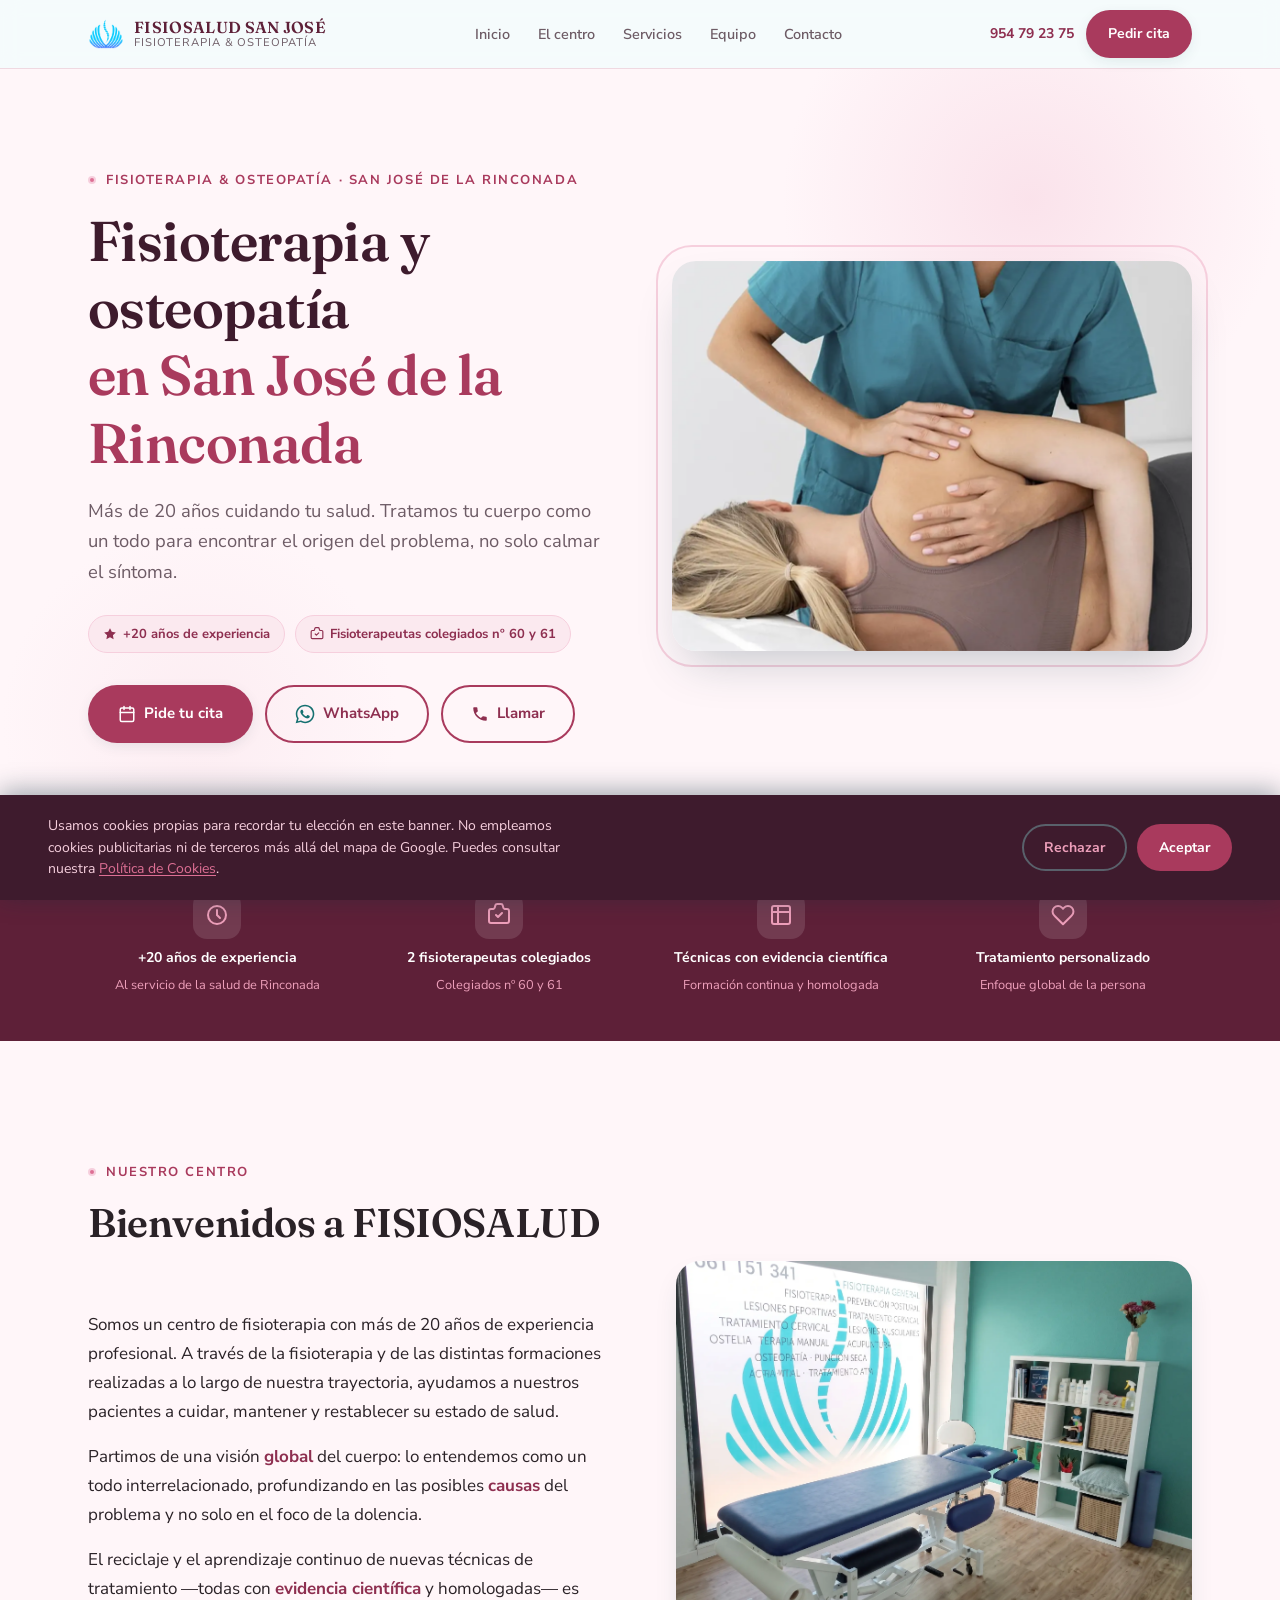
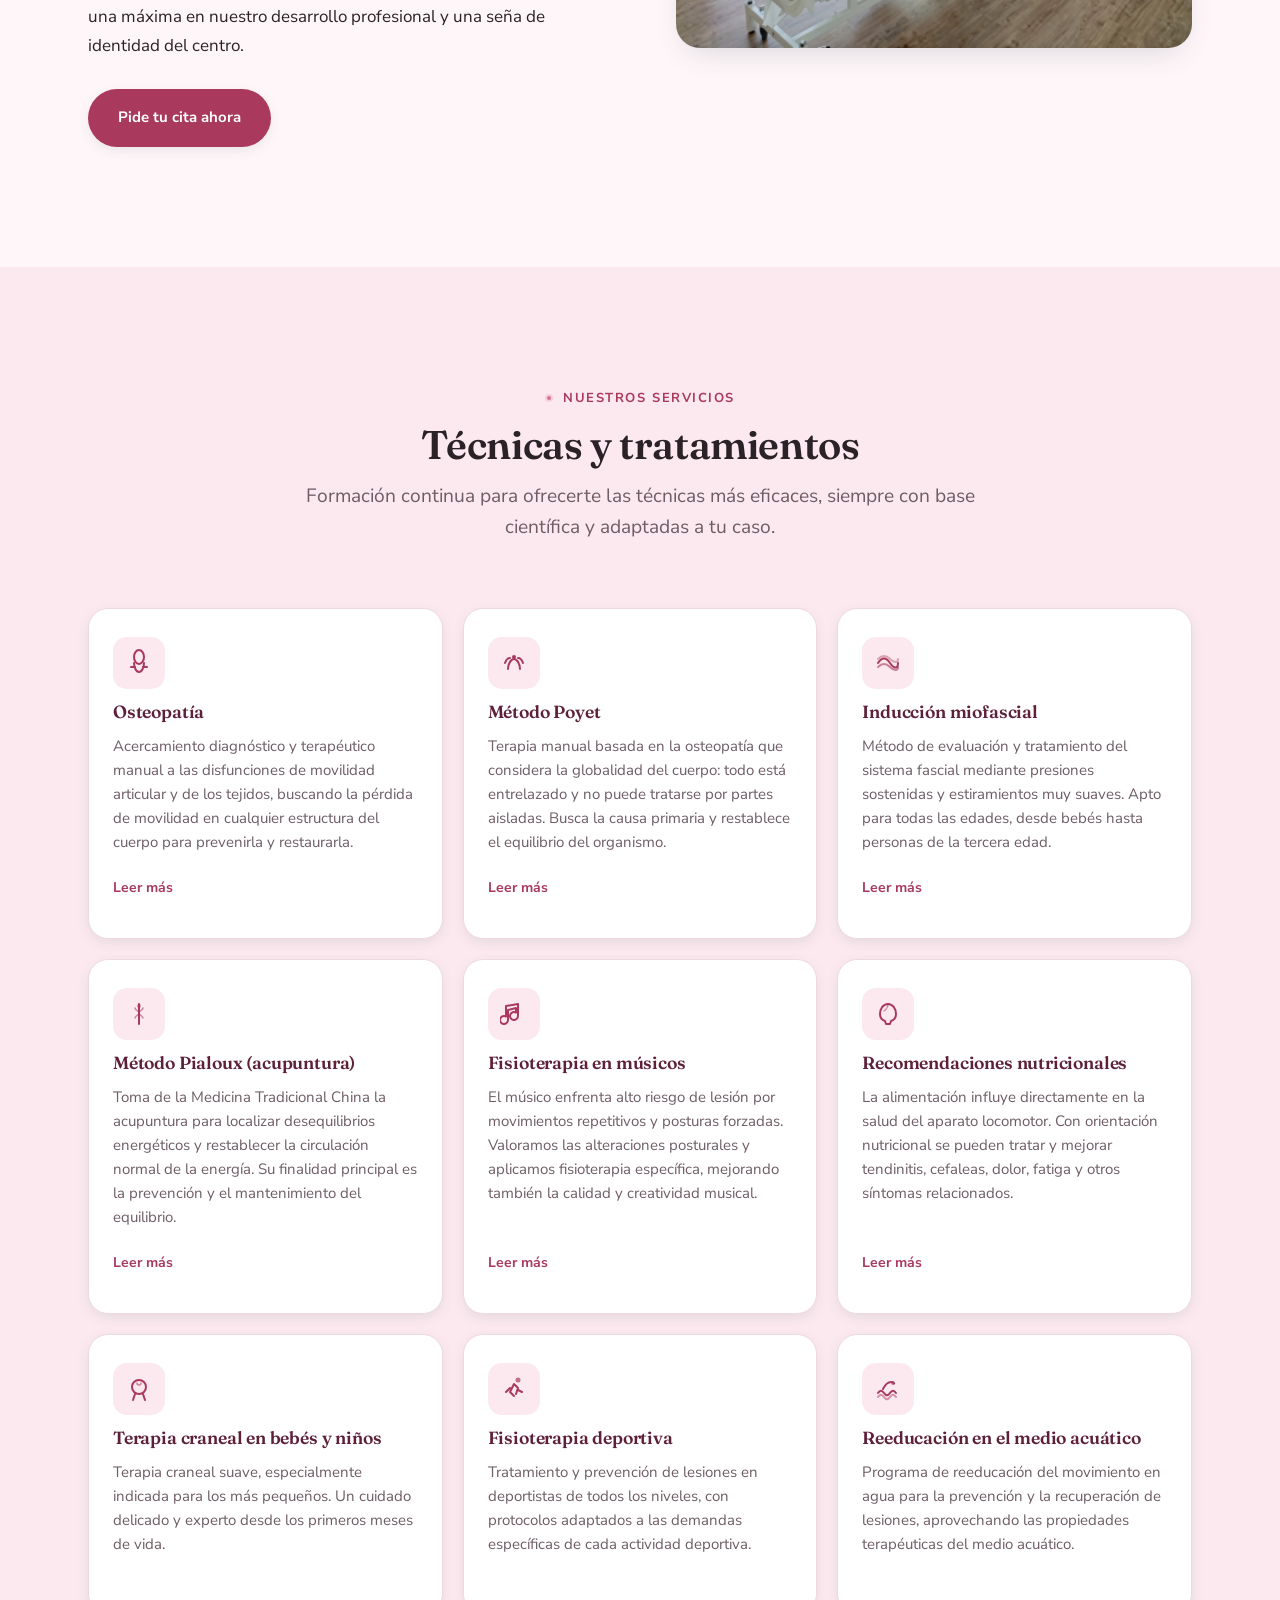
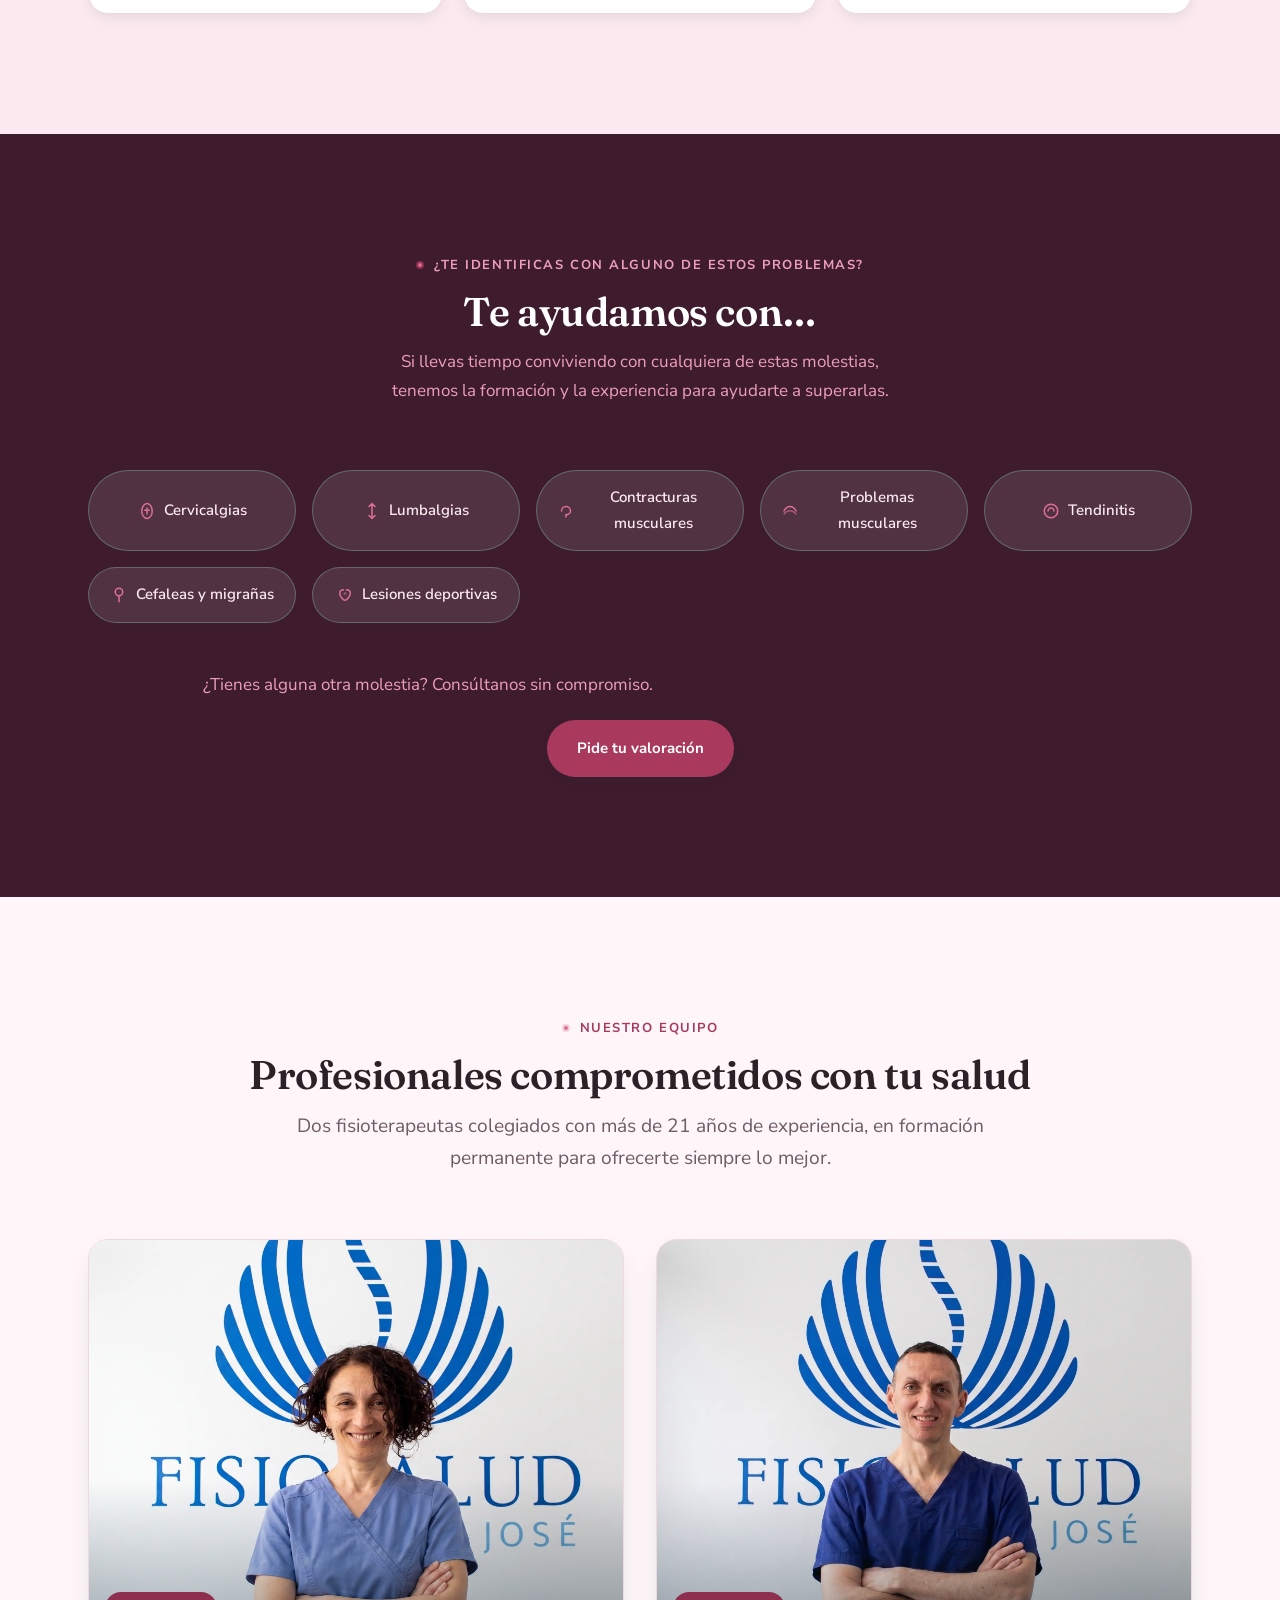
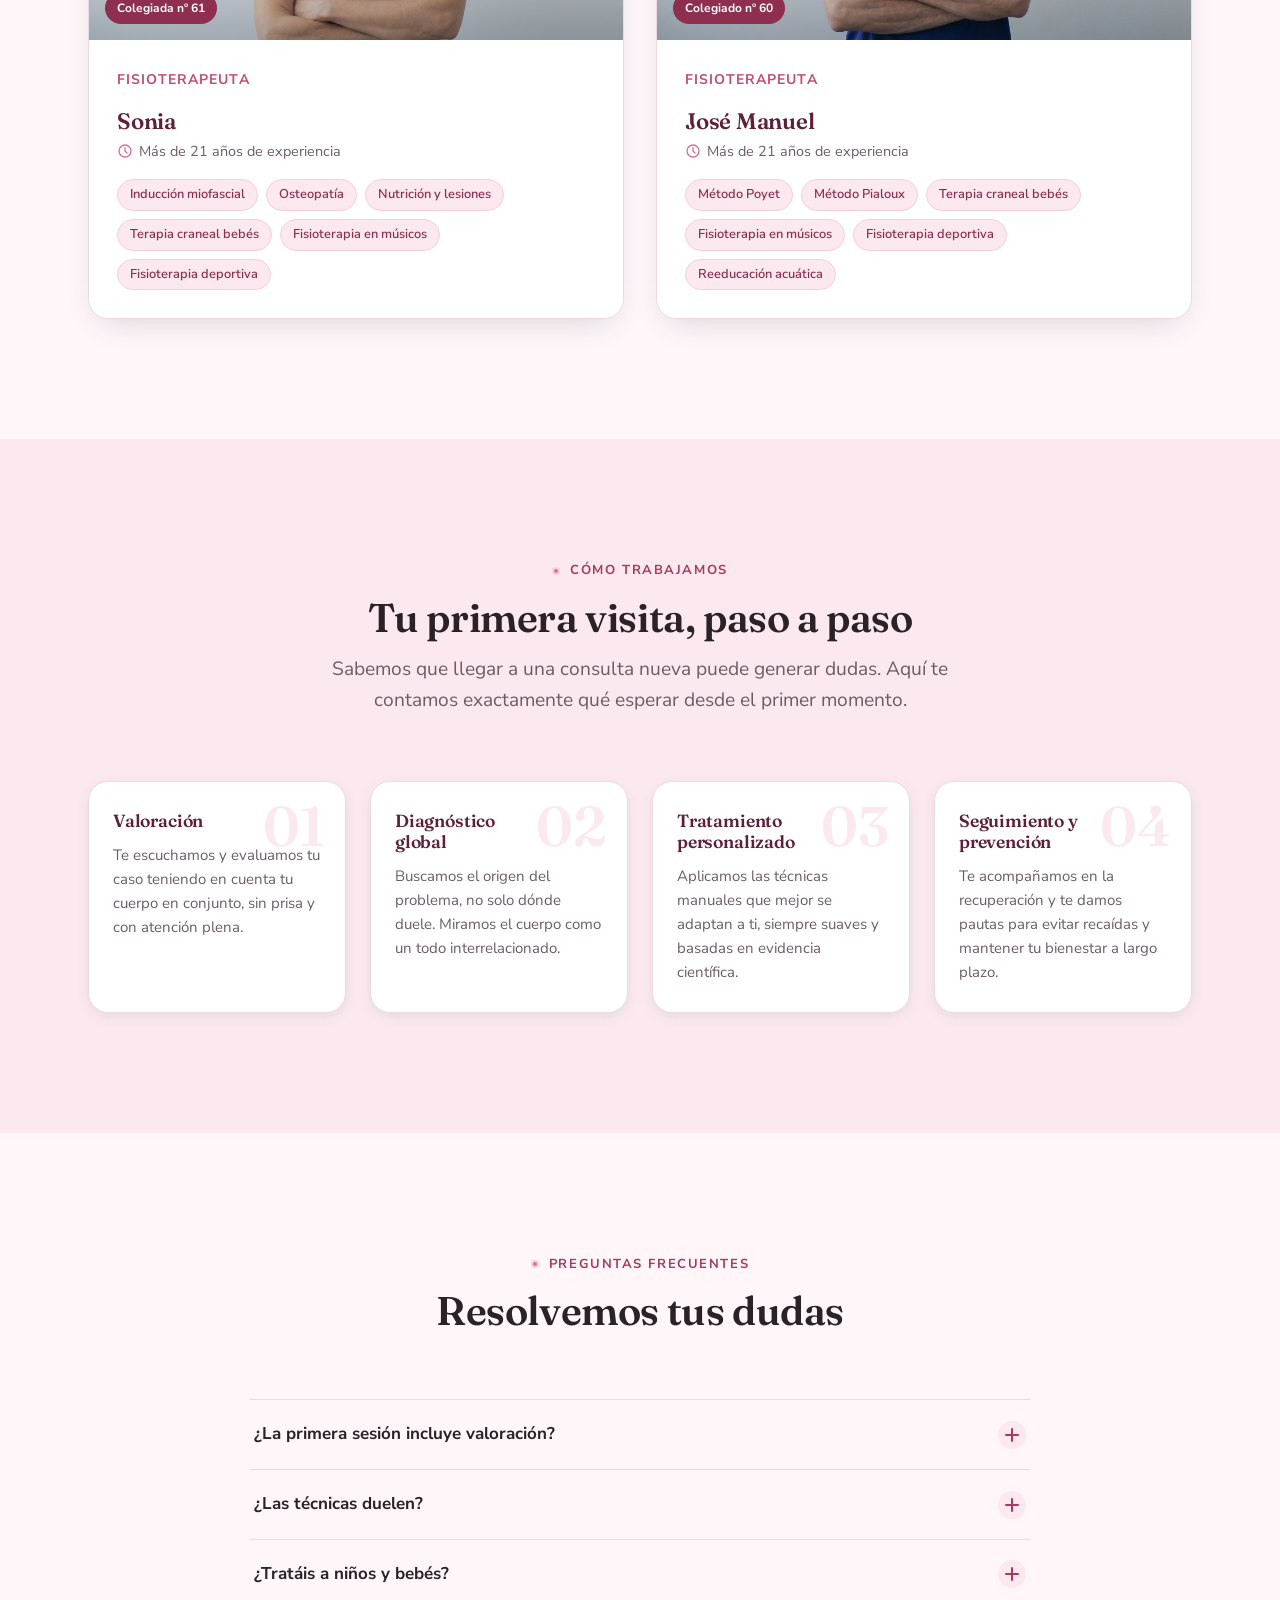
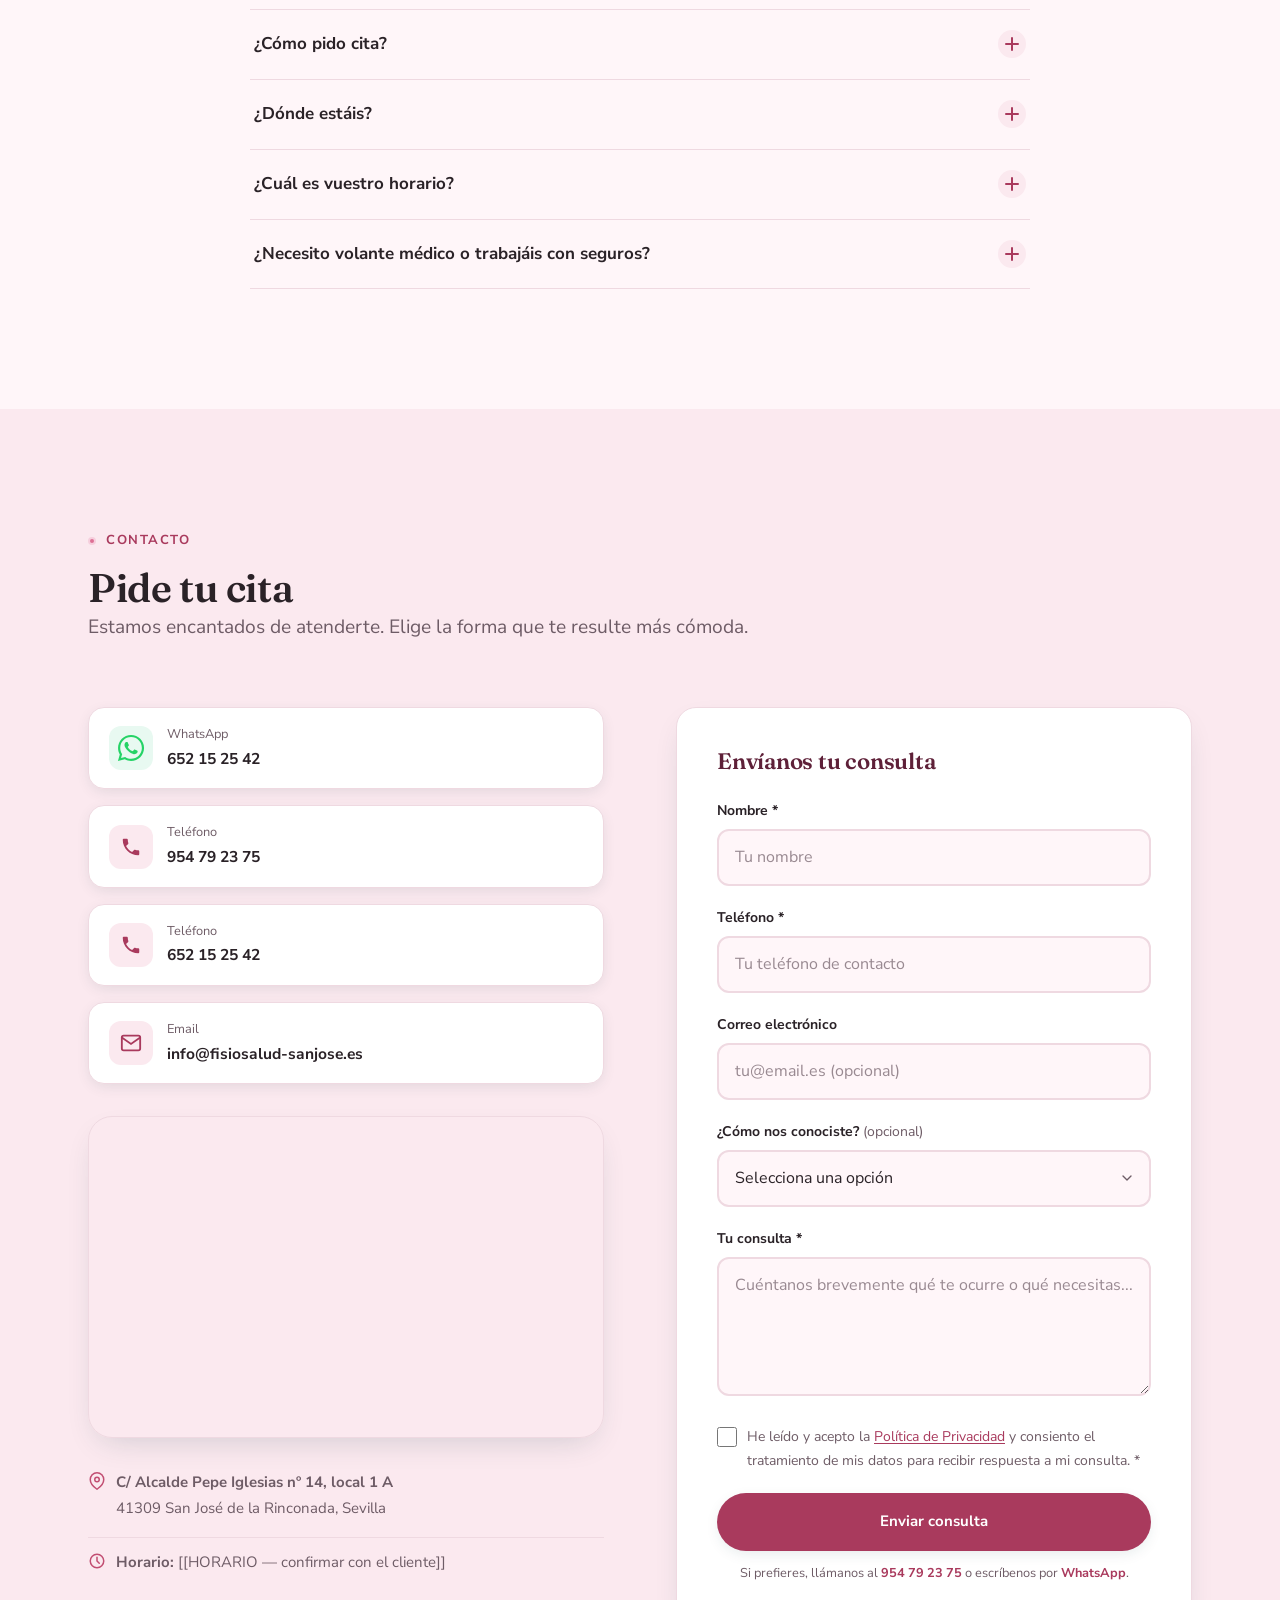
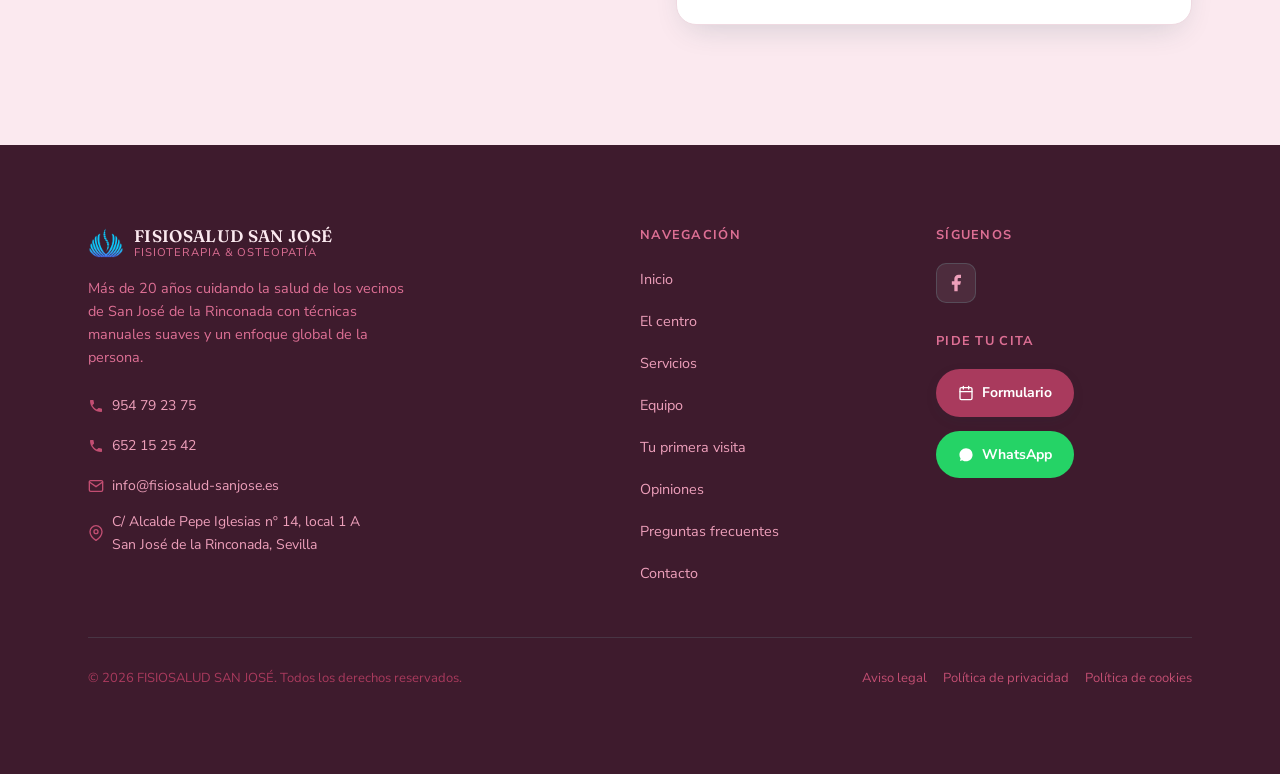
<file: index.html>
<!DOCTYPE html>
<html lang="es">

<head>
  <meta charset="UTF-8">
  <meta name="viewport" content="width=device-width, initial-scale=1">
  <meta http-equiv="X-UA-Compatible" content="IE=edge">

  <!-- SEO principal -->
  <title>Fisioterapia y Osteopatía en San José de la Rinconada | FISIOSALUD SAN JOSÉ</title>
  <meta name="description"
    content="Centro de fisioterapia y osteopatía en San José de la Rinconada (Sevilla) con más de 20 años de experiencia. Osteopatía, inducción miofascial, Método Poyet, acupuntura, terapia en bebés y más. Pide tu cita.">
  <link rel="canonical" href="[[DOMINIO]]/">

  <!-- Open Graph -->
  <meta property="og:type" content="website">
  <meta property="og:url" content="[[DOMINIO]]/">
  <meta property="og:locale" content="es_ES">
  <meta property="og:site_name" content="FISIOSALUD SAN JOSÉ">
  <meta property="og:title" content="Fisioterapia y Osteopatía en San José de la Rinconada | FISIOSALUD SAN JOSÉ">
  <meta property="og:description"
    content="Centro de fisioterapia y osteopatía con más de 20 años de experiencia. Tratamos tu cuerpo como un todo para encontrar el origen del problema.">
  <meta property="og:image" content="[[OG_IMAGE_URL]]">
  <meta property="og:image:width" content="1200">
  <meta property="og:image:height" content="630">

  <!-- Twitter Card -->
  <meta name="twitter:card" content="summary_large_image">
  <meta name="twitter:title" content="Fisioterapia y Osteopatía en San José de la Rinconada | FISIOSALUD SAN JOSÉ">
  <meta name="twitter:description"
    content="Centro de fisioterapia y osteopatía con más de 20 años de experiencia en San José de la Rinconada (Sevilla).">
  <meta name="twitter:image" content="[[OG_IMAGE_URL]]">

  <!-- Favicon -->
  <link rel="icon" type="image/webp" href="assets/icons/favicon.webp?v=2">
  <link rel="alternate icon" href="assets/icons/favicon.webp" type="image/webp">
  <meta name="theme-color" content="#123F4A">

  <!-- Google Fonts -->
  <link rel="preconnect" href="https://fonts.googleapis.com">
  <link rel="preconnect" href="https://fonts.gstatic.com" crossorigin>
  <link
    href="https://fonts.googleapis.com/css2?family=Fraunces:wght@500;600&family=Nunito+Sans:wght@400;600;700&display=swap"
    rel="stylesheet">

  <!-- CSS -->
  <link rel="stylesheet" href="styles.css">

  <!-- Structured Data: MedicalBusiness -->
  <script type="application/ld+json">
  {
    "@context": "https://schema.org",
    "@type": "MedicalBusiness",
    "name": "FISIOSALUD SAN JOSÉ",
    "description": "Centro de fisioterapia y osteopatía con más de 20 años de experiencia en San José de la Rinconada, Sevilla.",
    "url": "[[DOMINIO]]",
    "telephone": ["+34954792375", "+34652152542"],
    "email": "info@fisiosalud-sanjose.es",
    "address": {
      "@type": "PostalAddress",
      "streetAddress": "C/ Alcalde Pepe Iglesias nº 14, local 1 A",
      "addressLocality": "San José de la Rinconada",
      "addressRegion": "Sevilla",
      "postalCode": "41309",
      "addressCountry": "ES"
    },
    "geo": {
      "@type": "GeoCoordinates",
      "latitude": 37.491569,
      "longitude": -5.940611
    },
    "openingHoursSpecification": "[[CONFIRMAR HORARIO]]",
    "sameAs": ["https://www.facebook.com/profile.php?id=100057221689090"],
    "medicalSpecialty": ["Physiotherapy", "OsteopathicMedicine"],
    "priceRange": "[[CONFIRMAR]]"
  }
  </script>
</head>

<body>

  <!-- ═══════════════════════════════════════════════════════
     BANNER DE COOKIES
═══════════════════════════════════════════════════════════ -->
  <div id="cookie-banner" class="cookie-banner" role="alert" aria-live="polite">
    <p class="cookie-text">
      Usamos cookies propias para recordar tu elección en este banner.
      No empleamos cookies publicitarias ni de terceros más allá del mapa de Google.
      Puedes consultar nuestra <a href="politica-cookies.html">Política de Cookies</a>.
    </p>
    <div class="cookie-actions">
      <button id="cookie-reject" class="cookie-btn cookie-btn-reject">Rechazar</button>
      <button id="cookie-accept" class="cookie-btn cookie-btn-accept">Aceptar</button>
    </div>
  </div>

  <!-- ═══════════════════════════════════════════════════════
     HEADER / NAVEGACIÓN
═══════════════════════════════════════════════════════════ -->
  <header class="site-header" role="banner">
    <div class="container header-inner">

      <!-- Logo -->
      <a href="#inicio" class="site-logo" aria-label="FISIOSALUD SAN JOSÉ — Ir al inicio">
        <div class="logo-mark" aria-hidden="true">
          <img src="assets/icons/favicon.webp" alt="logo de empresa" width="36" height="36">
        </div>
        <div class="logo-text-wrap">
          <span class="logo-name">FISIOSALUD SAN JOSÉ</span>
          <span class="logo-sub">Fisioterapia &amp; Osteopatía</span>
        </div>
      </a>

      <!-- Nav desktop -->
      <nav class="site-nav" aria-label="Menú principal">
        <a href="#inicio" class="nav-link">Inicio</a>
        <a href="#centro" class="nav-link">El centro</a>
        <a href="#servicios" class="nav-link">Servicios</a>
        <a href="#equipo" class="nav-link">Equipo</a>
        <!-- DESCOMENTAR BOTÓN OPINIONES CUANDO HAYA RESEÑAS. ELIMINAR SCRIPT DE RESEÑAS PARA HACERLO VISIBLE. CODIGO 11551155 -->
        <!--  <a href="#opiniones" class="nav-link">Opiniones</a> -->
        <a href="#contacto" class="nav-link">Contacto</a>
      </nav>

      <!-- Derecha: tel + CTA + hamburger -->
      <div class="header-right">
        <a href="tel:+34954792375" class="header-tel" aria-label="Llamar al 954 79 23 75">
          954 79 23 75
        </a>
        <a href="#contacto" class="btn btn-primary btn-sm">Pedir cita</a>
        <button id="btn-menu" class="btn-menu" aria-label="Abrir menú" aria-expanded="false" aria-controls="mobile-nav">
          <svg width="22" height="22" viewBox="0 0 22 22" fill="none" aria-hidden="true">
            <path d="M3 6h16M3 11h16M3 16h16" stroke="currentColor" stroke-width="2" stroke-linecap="round" />
          </svg>
        </button>
      </div>
    </div>
  </header>

  <!-- Menú móvil -->
  <div id="mobile-nav" class="mobile-nav" role="dialog" aria-modal="true" aria-label="Menú de navegación">
    <div class="mobile-nav-panel">
      <div class="mobile-nav-head">
        <a href="#inicio" class="site-logo mobile-nav-link" style="padding:0;border-radius:0;font-size:inherit;"
          aria-label="Inicio">
          <div class="logo-mark" style="width:32px;height:32px;" aria-hidden="true">
            <img src="assets/icons/favicon.webp" alt="logo de empresa" width="32" height="32">
          </div>
          <span class="logo-name" style="font-size:0.9rem;">FISIOSALUD SAN JOSÉ</span>
        </a>
        <button id="mobile-nav-close" class="mobile-nav-close" aria-label="Cerrar menú">
          <svg width="20" height="20" viewBox="0 0 20 20" fill="none" aria-hidden="true">
            <path d="M4 4l12 12M16 4L4 16" stroke="currentColor" stroke-width="2" stroke-linecap="round" />
          </svg>
        </button>
      </div>

      <nav class="mobile-nav-links" aria-label="Menú móvil">
        <a href="#inicio" class="mobile-nav-link">Inicio</a>
        <a href="#centro" class="mobile-nav-link">El centro</a>
        <a href="#servicios" class="mobile-nav-link">Servicios</a>
        <a href="#dolencias" class="mobile-nav-link">¿Qué tratamos?</a>
        <a href="#equipo" class="mobile-nav-link">Equipo</a>
        <a href="#proceso" class="mobile-nav-link">Tu primera visita</a>
        <a href="#opiniones" class="mobile-nav-link">Opiniones</a>
        <a href="#faq" class="mobile-nav-link">Preguntas frecuentes</a>
        <a href="#contacto" class="mobile-nav-link">Contacto</a>
      </nav>

      <div class="mobile-nav-footer">
        <a href="tel:+34954792375" class="mobile-tel-link">
          <svg width="18" height="18" viewBox="0 0 24 24" fill="none" aria-hidden="true">
            <path
              d="M6.6 10.8c1.4 2.8 3.8 5.1 6.6 6.6l2.2-2.2c.3-.3.7-.4 1-.2 1.1.4 2.3.6 3.6.6.6 0 1 .4 1 1V20c0 .6-.4 1-1 1-9.4 0-17-7.6-17-17 0-.6.4-1 1-1h3.5c.6 0 1 .4 1 1 0 1.3.2 2.5.6 3.6.1.3 0 .7-.2 1L6.6 10.8z"
              fill="currentColor" />
          </svg>
          954 79 23 75
        </a>
        <a href="tel:+34652152542" class="mobile-tel-link">
          <svg width="18" height="18" viewBox="0 0 24 24" fill="none" aria-hidden="true">
            <path
              d="M6.6 10.8c1.4 2.8 3.8 5.1 6.6 6.6l2.2-2.2c.3-.3.7-.4 1-.2 1.1.4 2.3.6 3.6.6.6 0 1 .4 1 1V20c0 .6-.4 1-1 1-9.4 0-17-7.6-17-17 0-.6.4-1 1-1h3.5c.6 0 1 .4 1 1 0 1.3.2 2.5.6 3.6.1.3 0 .7-.2 1L6.6 10.8z"
              fill="currentColor" />
          </svg>
          652 15 25 42
        </a>
        <a href="#contacto" class="btn btn-primary" style="width:100%;justify-content:center;margin-top:8px;">Pedir
          cita</a>
      </div>
    </div>
  </div>

  <!-- ═══════════════════════════════════════════════════════
     MAIN
═══════════════════════════════════════════════════════════ -->
  <main id="inicio">

    <!-- ─── HERO ─────────────────────────────────────────── -->
    <section class="hero" aria-labelledby="hero-title">
      <div class="container hero-inner">
        <div class="hero-content">
          <p class="eyebrow">Fisioterapia &amp; Osteopatía · San José de la Rinconada</p>
          <h1 id="hero-title">
            Fisioterapia y osteopatía<br>
            <em>en San José de la Rinconada</em>
          </h1>
          <p class="hero-subtitle">
            Más de 20 años cuidando tu salud. Tratamos tu cuerpo como un todo para encontrar el origen del problema, no
            solo calmar el síntoma.
          </p>
          <div class="hero-badges" role="list">
            <span class="hero-badge" role="listitem">
              <svg width="14" height="14" viewBox="0 0 24 24" fill="none" aria-hidden="true">
                <path d="M12 2l3.09 6.26L22 9.27l-5 4.87 1.18 6.88L12 17.77l-6.18 3.25L7 14.14 2 9.27l6.91-1.01L12 2z"
                  fill="currentColor" />
              </svg>
              +20 años de experiencia
            </span>
            <span class="hero-badge" role="listitem">
              <svg width="14" height="14" viewBox="0 0 24 24" fill="none" aria-hidden="true">
                <path
                  d="M9 12l2 2 4-4M7.8 4.4A2 2 0 016.3 6H4a2 2 0 00-2 2v10a2 2 0 002 2h16a2 2 0 002-2V8a2 2 0 00-2-2h-2.3a2 2 0 01-1.5-1.6l-.4-1.8A2 2 0 0013.8 1h-3.6a2 2 0 00-1.9 1.4l-.5 2z"
                  stroke="currentColor" stroke-width="2" stroke-linecap="round" stroke-linejoin="round" />
              </svg>
              Fisioterapeutas colegiados nº 60 y 61
            </span>
          </div>
          <div class="hero-ctas">
            <a href="#contacto" class="btn btn-primary">
              <svg width="18" height="18" viewBox="0 0 24 24" fill="none" aria-hidden="true">
                <rect x="3" y="4" width="18" height="18" rx="2" stroke="currentColor" stroke-width="2" />
                <path d="M16 2v4M8 2v4M3 10h18" stroke="currentColor" stroke-width="2" stroke-linecap="round" />
              </svg>
              Pide tu cita
            </a>
            <a href="https://wa.me/34652152542" class="btn btn-secondary" target="_blank" rel="noopener"
              aria-label="Pedir cita por WhatsApp (abre en nueva pestaña)">
              <img src="assets/icons/whatsapp-icon-verde-agua.svg" width="20" height="20"
                alt="icono whatsapp rosa o verde agua">
              WhatsApp
            </a>
            <a href="tel:+34954792375" class="btn btn-secondary" aria-label="Llamar al 954 79 23 75">
              <svg width="18" height="18" viewBox="0 0 24 24" fill="none" aria-hidden="true">
                <path
                  d="M6.6 10.8c1.4 2.8 3.8 5.1 6.6 6.6l2.2-2.2c.3-.3.7-.4 1-.2 1.1.4 2.3.6 3.6.6.6 0 1 .4 1 1V20c0 .6-.4 1-1 1-9.4 0-17-7.6-17-17 0-.6.4-1 1-1h3.5c.6 0 1 .4 1 1 0 1.3.2 2.5.6 3.6.1.3 0 .7-.2 1L6.6 10.8z"
                  fill="currentColor" />
              </svg>
              Llamar
            </a>
          </div>
        </div>

        <div class="hero-image-wrap" aria-hidden="true">
          <div class="hero-img-deco"></div>
          <img src="assets/img/hero.webp"
            alt="Fisioterapeuta aplicando terapia manual a un paciente en la consulta de FISIOSALUD SAN JOSÉ"
            width="600" height="500" class="hero-img" fetchpriority="high">
        </div>
      </div>
    </section>

    <!-- ─── TRUST BAR ────────────────────────────────────── -->
    <section class="trust-bar" aria-label="Credenciales del centro">
      <div class="container">
        <div class="trust-bar-grid">
          <div class="trust-item reveal">
            <div class="trust-icon" aria-hidden="true">
              <svg width="24" height="24" viewBox="0 0 24 24" fill="none">
                <circle cx="12" cy="12" r="9" stroke="currentColor" stroke-width="2" />
                <path d="M12 7v5l3 3" stroke="currentColor" stroke-width="2" stroke-linecap="round" />
              </svg>
            </div>
            <p class="trust-label">+20 años de experiencia</p>
            <p class="trust-sublabel">Al servicio de la salud de Rinconada</p>
          </div>
          <div class="trust-item reveal reveal-delay-1">
            <div class="trust-icon" aria-hidden="true">
              <svg width="24" height="24" viewBox="0 0 24 24" fill="none">
                <path
                  d="M9 12l2 2 4-4M7.8 4.4A2 2 0 016.3 6H4a2 2 0 00-2 2v10a2 2 0 002 2h16a2 2 0 002-2V8a2 2 0 00-2-2h-2.3a2 2 0 01-1.5-1.6l-.4-1.8A2 2 0 0013.8 1h-3.6a2 2 0 00-1.9 1.4l-.5 2z"
                  stroke="currentColor" stroke-width="2" stroke-linecap="round" stroke-linejoin="round" />
              </svg>
            </div>
            <p class="trust-label">2 fisioterapeutas colegiados</p>
            <p class="trust-sublabel">Colegiados nº 60 y 61</p>
          </div>
          <div class="trust-item reveal reveal-delay-2">
            <div class="trust-icon" aria-hidden="true">
              <svg width="24" height="24" viewBox="0 0 24 24" fill="none">
                <path
                  d="M9 3H5a2 2 0 00-2 2v4m6-6h10a2 2 0 012 2v4M9 3v18m0 0h10a2 2 0 002-2V9M9 21H5a2 2 0 01-2-2V9m0 0h18"
                  stroke="currentColor" stroke-width="2" stroke-linecap="round" stroke-linejoin="round" />
              </svg>
            </div>
            <p class="trust-label">Técnicas con evidencia científica</p>
            <p class="trust-sublabel">Formación continua y homologada</p>
          </div>
          <div class="trust-item reveal reveal-delay-3">
            <div class="trust-icon" aria-hidden="true">
              <svg width="24" height="24" viewBox="0 0 24 24" fill="none">
                <path
                  d="M20.84 4.61a5.5 5.5 0 00-7.78 0L12 5.67l-1.06-1.06a5.5 5.5 0 00-7.78 7.78l1.06 1.06L12 21.23l7.78-7.78 1.06-1.06a5.5 5.5 0 000-7.78z"
                  stroke="currentColor" stroke-width="2" stroke-linecap="round" stroke-linejoin="round" />
              </svg>
            </div>
            <p class="trust-label">Tratamiento personalizado</p>
            <p class="trust-sublabel">Enfoque global de la persona</p>
          </div>
        </div>
      </div>
    </section>

    <!-- ─── THREAD WRAPPER (hilo continuo) ───────────────── -->
    <div class="thread-wrapper">
      <div class="thread-rail" aria-hidden="true"></div>

      <!-- ─── EL CENTRO / FILOSOFÍA ───────────────────────── -->
      <section class="section" id="centro" aria-labelledby="centro-title">
        <div class="container">
          <div class="centro-inner">
            <div class="centro-content reveal">
              <div class="section-header">
                <p class="eyebrow">Nuestro centro</p>
                <h2 id="centro-title">Bienvenidos a FISIOSALUD</h2>
              </div>
              <p>
                Somos un centro de fisioterapia con más de 20 años de experiencia profesional. A través de la
                fisioterapia y de las distintas formaciones realizadas a lo largo de nuestra trayectoria, ayudamos a
                nuestros pacientes a cuidar, mantener y restablecer su estado de salud.
              </p>
              <p style="margin-top:16px;">
                Partimos de una visión <strong class="centro-highlight">global</strong> del cuerpo: lo entendemos como
                un todo interrelacionado, profundizando en las posibles <strong class="centro-highlight">causas</strong>
                del problema y no solo en el foco de la dolencia.
              </p>
              <p style="margin-top:16px;">
                El reciclaje y el aprendizaje continuo de nuevas técnicas de tratamiento —todas con <strong
                  class="centro-highlight">evidencia científica</strong> y homologadas— es una máxima en nuestro
                desarrollo profesional y una seña de identidad del centro.
              </p>
              <div style="margin-top:28px;">
                <a href="#contacto" class="btn btn-primary">Pide tu cita ahora</a>
              </div>
            </div>
            <div class="reveal reveal-delay-2">
              <img src="assets/img/centro.webp"
                alt="Interior de la consulta de FISIOSALUD SAN JOSÉ, ambiente luminoso y profesional" width="560"
                height="420" class="centro-img" loading="lazy">
            </div>
          </div>
        </div>
      </section>

      <!-- ─── SERVICIOS / TÉCNICAS ─────────────────────────── -->
      <section class="section section-mid" id="servicios" aria-labelledby="servicios-title">
        <div class="container">
          <div class="section-header centered">
            <p class="eyebrow">Nuestros servicios</p>
            <h2 id="servicios-title">Técnicas y tratamientos</h2>
            <p class="text-lead" style="margin-top:12px;">
              Formación continua para ofrecerte las técnicas más eficaces, siempre con base científica y adaptadas a tu
              caso.
            </p>
          </div>

          <div class="servicios-grid">

            <!-- 1. Osteopatía -->
            <article class="servicio-card reveal">
              <div class="servicio-icon" aria-hidden="true">
                <svg width="28" height="28" viewBox="0 0 28 28" fill="none">
                  <ellipse cx="14" cy="8" rx="5" ry="7" stroke="currentColor" stroke-width="2" />
                  <path d="M9 14c0 4 2 9 5 9s5-5 5-9" stroke="currentColor" stroke-width="2" stroke-linecap="round" />
                  <path d="M6 18h4M18 18h4" stroke="currentColor" stroke-width="2" stroke-linecap="round" />
                </svg>
              </div>
              <h3 class="servicio-name">Osteopatía</h3>
              <p class="servicio-desc servicio-short">Acercamiento diagnóstico y terapéutico manual a las disfunciones
                de movilidad articular y de los tejidos, buscando la pérdida de movilidad en cualquier estructura del
                cuerpo para prevenirla y restaurarla.</p>
              <p class="servicio-desc servicio-full">Acercamiento diagnóstico y terapéutico manual a las disfunciones de
                movilidad articular y de los tejidos en general, por su implicación en la aparición de enfermedades.
                Busca la pérdida de movilidad en cualquier estructura del cuerpo (óseo, visceral, craneal…) y la
                restablece mediante técnicas manuales para prevenir y recuperar lesiones.</p>
              <button class="servicio-expand-btn" aria-expanded="false">Leer más</button>
            </article>

            <!-- 2. Método Poyet -->
            <article class="servicio-card reveal reveal-delay-1">
              <div class="servicio-icon" aria-hidden="true">
                <svg width="28" height="28" viewBox="0 0 28 28" fill="none">
                  <path d="M8 20c0-5 3-10 6-10s6 5 6 10" stroke="currentColor" stroke-width="2"
                    stroke-linecap="round" />
                  <path d="M5 14c1-3 3-5 5-5M23 14c-1-3-3-5-5-5" stroke="currentColor" stroke-width="2"
                    stroke-linecap="round" />
                  <circle cx="14" cy="8" r="2" fill="currentColor" />
                </svg>
              </div>
              <h3 class="servicio-name">Método Poyet</h3>
              <p class="servicio-desc servicio-short">Terapia manual basada en la osteopatía que considera la globalidad
                del cuerpo: todo está entrelazado y no puede tratarse por partes aisladas. Busca la causa primaria y
                restablece el equilibrio del organismo.</p>
              <p class="servicio-desc servicio-full">Terapia manual basada en la osteopatía que considera la globalidad
                del cuerpo: todo está entrelazado y no puede tratarse por partes aisladas. A lo largo de la vida el
                cuerpo genera compensaciones (musculares, articulares, fasciales, viscerales…) buscando armonía; cuando
                esa armonía se pierde, aparece la patología. El Método Poyet busca la causa primaria y restablece el
                equilibrio para devolver al organismo la armonía perdida.</p>
              <button class="servicio-expand-btn" aria-expanded="false">Leer más</button>
            </article>

            <!-- 3. Inducción miofascial -->
            <article class="servicio-card reveal reveal-delay-2">
              <div class="servicio-icon" aria-hidden="true">
                <svg width="28" height="28" viewBox="0 0 28 28" fill="none">
                  <path d="M4 14c4-6 8-6 12 0s8 6 8 0" stroke="currentColor" stroke-width="2" stroke-linecap="round" />
                  <path d="M4 18c4-4 8-4 12 0s8 4 8 0" stroke="currentColor" stroke-width="2" stroke-linecap="round"
                    opacity="0.6" />
                  <path d="M4 10c4-4 8-4 12 0s8 4 8 0" stroke="currentColor" stroke-width="2" stroke-linecap="round"
                    opacity="0.4" />
                </svg>
              </div>
              <h3 class="servicio-name">Inducción miofascial</h3>
              <p class="servicio-desc servicio-short">Método de evaluación y tratamiento del sistema fascial mediante
                presiones sostenidas y estiramientos muy suaves. Apto para todas las edades, desde bebés hasta personas
                de la tercera edad.</p>
              <p class="servicio-desc servicio-full">Método de evaluación y tratamiento tridimensional del sistema
                fascial mediante presiones sostenidas, posicionamientos específicos y estiramientos muy suaves, para
                eliminar restricciones y equilibrar la función corporal. La fascia envuelve órganos, músculos y fibras
                de forma continua, de ahí la importancia de tratarla. Son técnicas muy suaves, aptas para pacientes de
                todas las edades, desde bebés hasta personas de la tercera edad.</p>
              <button class="servicio-expand-btn" aria-expanded="false">Leer más</button>
            </article>

            <!-- 4. Método Pialoux -->
            <article class="servicio-card reveal">
              <div class="servicio-icon" aria-hidden="true">
                <svg width="28" height="28" viewBox="0 0 28 28" fill="none">
                  <line x1="14" y1="4" x2="14" y2="24" stroke="currentColor" stroke-width="2" stroke-linecap="round" />
                  <path d="M10 8c0 2 4 3 4 5s-4 3-4 5" stroke="currentColor" stroke-width="1.5" stroke-linecap="round"
                    opacity="0.6" />
                  <path d="M18 8c0 2-4 3-4 5s4 3 4 5" stroke="currentColor" stroke-width="1.5" stroke-linecap="round"
                    opacity="0.6" />
                  <circle cx="14" cy="6" r="2" fill="currentColor" opacity="0.5" />
                </svg>
              </div>
              <h3 class="servicio-name">Método Pialoux (acupuntura)</h3>
              <p class="servicio-desc servicio-short">Toma de la Medicina Tradicional China la acupuntura para localizar
                desequilibrios energéticos y restablecer la circulación normal de la energía. Su finalidad principal es
                la prevención y el mantenimiento del equilibrio.</p>
              <p class="servicio-desc servicio-full">Toma de la Medicina Tradicional China la acupuntura. Mediante
                agujas y el diagnóstico sobre la arteria radial se localizan los desequilibrios energéticos del cuerpo
                para restablecer la circulación normal de la energía, de modo que todas las estructuras del organismo
                funcionen correctamente. Su finalidad principal es la prevención: ayudar a mantener el equilibrio y una
                buena higiene de vida (idealmente con una visita por estación, o más frecuente ante un problema agudo).
              </p>
              <button class="servicio-expand-btn" aria-expanded="false">Leer más</button>
            </article>

            <!-- 5. Fisioterapia en músicos -->
            <article class="servicio-card reveal reveal-delay-1">
              <div class="servicio-icon" aria-hidden="true">
                <svg width="28" height="28" viewBox="0 0 28 28" fill="none">
                  <path d="M18 4v12a4 4 0 11-2-3.46V8l-8 2v10a4 4 0 11-2-3.46V6l12-2z" stroke="currentColor"
                    stroke-width="2" stroke-linecap="round" stroke-linejoin="round" />
                </svg>
              </div>
              <h3 class="servicio-name">Fisioterapia en músicos</h3>
              <p class="servicio-desc servicio-short">El músico enfrenta alto riesgo de lesión por movimientos
                repetitivos y posturas forzadas. Valoramos las alteraciones posturales y aplicamos fisioterapia
                específica, mejorando también la calidad y creatividad musical.</p>
              <p class="servicio-desc servicio-full">El trabajo del músico conlleva alto riesgo de lesión por
                movimientos repetitivos y posturas forzadas. Mediante la valoración de las alteraciones posturales, el
                tratamiento de fisioterapia adaptado a cada lesión y la reeducación postural (con y sin instrumento),
                mejoran la recuperación, la prevención de lesiones y la propia calidad y creatividad del músico.</p>
              <button class="servicio-expand-btn" aria-expanded="false">Leer más</button>
            </article>

            <!-- 6. Recomendaciones nutricionales -->
            <article class="servicio-card reveal reveal-delay-2">
              <div class="servicio-icon" aria-hidden="true">
                <svg width="28" height="28" viewBox="0 0 28 28" fill="none">
                  <path d="M14 4c-5 0-8 5-8 10 0 3 2 6 5 7l1 3h4l1-3c3-1 5-4 5-7 0-5-3-10-8-10z" stroke="currentColor"
                    stroke-width="2" stroke-linecap="round" stroke-linejoin="round" />
                  <path d="M14 4c0 4-4 7-4 7" stroke="currentColor" stroke-width="1.5" stroke-linecap="round"
                    opacity="0.5" />
                </svg>
              </div>
              <h3 class="servicio-name">Recomendaciones nutricionales</h3>
              <p class="servicio-desc servicio-short">La alimentación influye directamente en la salud del aparato
                locomotor. Con orientación nutricional se pueden tratar y mejorar tendinitis, cefaleas, dolor, fatiga y
                otros síntomas relacionados.</p>
              <p class="servicio-desc servicio-full">Del "somos lo que comemos" se entiende la importancia de la
                alimentación para la salud. Con consejos nutricionales se pueden tratar y mejorar muchas patologías:
                tendinitis, cefaleas, dolor, fatiga y otros síntomas relacionados. El nutriente no es solo energía:
                puede favorecer la regeneración celular o, al contrario, la degeneración.</p>
              <button class="servicio-expand-btn" aria-expanded="false">Leer más</button>
            </article>

            <!-- 7. Terapia craneal bebés -->
            <article class="servicio-card reveal">
              <div class="servicio-icon" aria-hidden="true">
                <svg width="28" height="28" viewBox="0 0 28 28" fill="none">
                  <circle cx="14" cy="12" r="7" stroke="currentColor" stroke-width="2" />
                  <path d="M10 19l-2 6M18 19l2 6" stroke="currentColor" stroke-width="2" stroke-linecap="round" />
                  <path d="M12 8c0 1 1 2 2 2s2-1 2-2" stroke="currentColor" stroke-width="1.5" stroke-linecap="round"
                    opacity="0.6" />
                </svg>
              </div>
              <h3 class="servicio-name">Terapia craneal en bebés y niños</h3>
              <p class="servicio-desc">Terapia craneal suave, especialmente indicada para los más pequeños. Un cuidado
                delicado y experto desde los primeros meses de vida.</p>
            </article>

            <!-- 8. Fisioterapia deportiva -->
            <article class="servicio-card reveal reveal-delay-1">
              <div class="servicio-icon" aria-hidden="true">
                <svg width="28" height="28" viewBox="0 0 28 28" fill="none">
                  <circle cx="18" cy="5" r="2.5" fill="currentColor" opacity="0.7" />
                  <path d="M14 9l-4 8 4 4M14 9l4 4-2 6" stroke="currentColor" stroke-width="2" stroke-linecap="round"
                    stroke-linejoin="round" />
                  <path d="M6 17l4-4M22 17l-4-2" stroke="currentColor" stroke-width="2" stroke-linecap="round" />
                </svg>
              </div>
              <h3 class="servicio-name">Fisioterapia deportiva</h3>
              <p class="servicio-desc">Tratamiento y prevención de lesiones en deportistas de todos los niveles, con
                protocolos adaptados a las demandas específicas de cada actividad deportiva.</p>
            </article>

            <!-- 9. Medio acuático -->
            <article class="servicio-card reveal reveal-delay-2">
              <div class="servicio-icon" aria-hidden="true">
                <svg width="28" height="28" viewBox="0 0 28 28" fill="none">
                  <path d="M4 18c2-3 4-3 6 0s4 3 6 0 4-3 6 0" stroke="currentColor" stroke-width="2"
                    stroke-linecap="round" />
                  <path d="M4 22c2-3 4-3 6 0s4 3 6 0 4-3 6 0" stroke="currentColor" stroke-width="2"
                    stroke-linecap="round" opacity="0.5" />
                  <path d="M9 14c2-4 5-7 8-7 1.5 0 2.5.5 3 1.5" stroke="currentColor" stroke-width="2"
                    stroke-linecap="round" />
                  <circle cx="19" cy="8" r="2" fill="currentColor" opacity="0.6" />
                </svg>
              </div>
              <h3 class="servicio-name">Reeducación en el medio acuático</h3>
              <p class="servicio-desc">Programa de reeducación del movimiento en agua para la prevención y la
                recuperación de lesiones, aprovechando las propiedades terapéuticas del medio acuático.</p>
            </article>

          </div><!-- /servicios-grid -->
        </div>
      </section>

      <!-- ─── ¿QUÉ TRATAMOS? ───────────────────────────────── -->
      <section class="section section-deepdark" id="dolencias" aria-labelledby="dolencias-title">
        <div class="container">
          <div class="section-header centered">
            <p class="eyebrow">¿Te identificas con alguno de estos problemas?</p>
            <h2 id="dolencias-title">Te ayudamos con…</h2>
            <p style="margin-top:12px;color:var(--rosa-300);max-width:52ch;text-align:center;">
              Si llevas tiempo conviviendo con cualquiera de estas molestias, tenemos la formación y la experiencia para
              ayudarte a superarlas.
            </p>
          </div>
          <div class="dolencias-grid">
            <div class="dolencia-chip reveal">
              <svg width="18" height="18" viewBox="0 0 24 24" fill="none" aria-hidden="true">
                <path d="M12 2C8 2 5 7 5 12s3 10 7 10 7-5 7-10S16 2 12 2z" stroke="currentColor" stroke-width="2" />
                <path d="M12 8v8M9 11h6" stroke="currentColor" stroke-width="2" stroke-linecap="round" />
              </svg>
              Cervicalgias
            </div>
            <div class="dolencia-chip reveal reveal-delay-1">
              <svg width="18" height="18" viewBox="0 0 24 24" fill="none" aria-hidden="true">
                <path d="M12 2v20M8 6l4-4 4 4M8 18l4 4 4-4" stroke="currentColor" stroke-width="2"
                  stroke-linecap="round" />
              </svg>
              Lumbalgias
            </div>
            <div class="dolencia-chip reveal reveal-delay-2">
              <svg width="18" height="18" viewBox="0 0 24 24" fill="none" aria-hidden="true">
                <path d="M6 12c0-3 2-6 6-6s6 3 6 6-3 5-6 5" stroke="currentColor" stroke-width="2"
                  stroke-linecap="round" />
                <path d="M12 17v3" stroke="currentColor" stroke-width="2" stroke-linecap="round" />
              </svg>
              Contracturas musculares
            </div>
            <div class="dolencia-chip reveal reveal-delay-3">
              <svg width="18" height="18" viewBox="0 0 24 24" fill="none" aria-hidden="true">
                <path d="M4 12c4-8 12-8 16 0" stroke="currentColor" stroke-width="2" stroke-linecap="round" />
                <path d="M4 16c4-6 12-6 16 0" stroke="currentColor" stroke-width="2" stroke-linecap="round"
                  opacity="0.6" />
              </svg>
              Problemas musculares
            </div>
            <div class="dolencia-chip reveal">
              <svg width="18" height="18" viewBox="0 0 24 24" fill="none" aria-hidden="true">
                <circle cx="12" cy="12" r="9" stroke="currentColor" stroke-width="2" />
                <path d="M8 12c0-2 2-4 4-4s4 2 4 4" stroke="currentColor" stroke-width="2" stroke-linecap="round" />
              </svg>
              Tendinitis
            </div>
            <div class="dolencia-chip reveal reveal-delay-1">
              <svg width="18" height="18" viewBox="0 0 24 24" fill="none" aria-hidden="true">
                <circle cx="12" cy="8" r="5" stroke="currentColor" stroke-width="2" />
                <path d="M12 13v8" stroke="currentColor" stroke-width="2" stroke-linecap="round" />
              </svg>
              Cefaleas y migrañas
            </div>
            <div class="dolencia-chip reveal reveal-delay-2">
              <svg width="18" height="18" viewBox="0 0 24 24" fill="none" aria-hidden="true">
                <path d="M14 5c3 0 5 2 5 5 0 4-5 9-7 9S5 14 5 10c0-3 2-5 5-5" stroke="currentColor" stroke-width="2"
                  stroke-linecap="round" />
                <circle cx="12" cy="10" r="2" fill="currentColor" opacity="0.5" />
              </svg>
              Lesiones deportivas
            </div>
          </div>
          <div class="dolencias-cta reveal">
            <p style="color:var(--rosa-300);margin-bottom:20px;text-align:center;">¿Tienes alguna otra molestia?
              Consúltanos sin compromiso.</p>
            <a href="#contacto" class="btn btn-primary">Pide tu valoración</a>
          </div>
        </div>
      </section>

      <!-- ─── EQUIPO ─────────────────────────────────────────── -->
      <section class="section" id="equipo" aria-labelledby="equipo-title">
        <div class="container">
          <div class="section-header centered">
            <p class="eyebrow">Nuestro equipo</p>
            <h2 id="equipo-title">Profesionales comprometidos con tu salud</h2>
            <p class="text-lead" style="margin-top:12px;text-align:center;">
              Dos fisioterapeutas colegiados con más de 21 años de experiencia, en formación permanente para ofrecerte
              siempre lo mejor.
            </p>
          </div>
          <div class="equipo-grid">

            <!-- Sonia -->
            <article class="equipo-card reveal">
              <div class="equipo-img-wrap">
                <img src="assets/img/equipo-sonia.webp"
                  alt="Sonia, fisioterapeuta colegiada nº 61 en FISIOSALUD SAN JOSÉ" width="400" height="300"
                  class="equipo-img" loading="lazy">
                <span class="equipo-coleg-badge">Colegiada nº 61</span>
              </div>
              <div class="equipo-body">
                <p class="equipo-titulo">Fisioterapeuta</p>
                <h3 class="equipo-name">Sonia</h3>
                <p class="equipo-exp">
                  <svg width="16" height="16" viewBox="0 0 24 24" fill="none" aria-hidden="true">
                    <circle cx="12" cy="12" r="9" stroke="currentColor" stroke-width="2" />
                    <path d="M12 7v5l3 3" stroke="currentColor" stroke-width="2" stroke-linecap="round" />
                  </svg>
                  Más de 21 años de experiencia
                </p>
                <div class="equipo-especialidades" aria-label="Especialidades de Sonia">
                  <span class="tag">Inducción miofascial</span>
                  <span class="tag">Osteopatía</span>
                  <span class="tag">Nutrición y lesiones</span>
                  <span class="tag">Terapia craneal bebés</span>
                  <span class="tag">Fisioterapia en músicos</span>
                  <span class="tag">Fisioterapia deportiva</span>
                </div>
              </div>
            </article>

            <!-- José Manuel -->
            <article class="equipo-card reveal reveal-delay-2">
              <div class="equipo-img-wrap">
                <img src="assets/img/equipo-josemanuel.webp"
                  alt="José Manuel, fisioterapeuta colegiado nº 60 en FISIOSALUD SAN JOSÉ" width="400" height="300"
                  class="equipo-img" loading="lazy">
                <span class="equipo-coleg-badge">Colegiado nº 60</span>
              </div>
              <div class="equipo-body">
                <p class="equipo-titulo">Fisioterapeuta</p>
                <h3 class="equipo-name">José Manuel</h3>
                <p class="equipo-exp">
                  <svg width="16" height="16" viewBox="0 0 24 24" fill="none" aria-hidden="true">
                    <circle cx="12" cy="12" r="9" stroke="currentColor" stroke-width="2" />
                    <path d="M12 7v5l3 3" stroke="currentColor" stroke-width="2" stroke-linecap="round" />
                  </svg>
                  Más de 21 años de experiencia
                </p>
                <div class="equipo-especialidades" aria-label="Especialidades de José Manuel">
                  <span class="tag">Método Poyet</span>
                  <span class="tag">Método Pialoux</span>
                  <span class="tag">Terapia craneal bebés</span>
                  <span class="tag">Fisioterapia en músicos</span>
                  <span class="tag">Fisioterapia deportiva</span>
                  <span class="tag">Reeducación acuática</span>
                </div>
              </div>
            </article>

          </div>
        </div>
      </section>

      <!-- ─── TU PRIMERA VISITA ─────────────────────────────── -->
      <section class="section section-mid" id="proceso" aria-labelledby="proceso-title">
        <div class="container">
          <div class="section-header centered">
            <p class="eyebrow">Cómo trabajamos</p>
            <h2 id="proceso-title">Tu primera visita, paso a paso</h2>
            <p class="text-lead" style="margin-top:12px;text-align:center;max-width:54ch;">
              Sabemos que llegar a una consulta nueva puede generar dudas. Aquí te contamos exactamente qué esperar
              desde el primer momento.
            </p>
          </div>
          <div class="proceso-steps">
            <div class="proceso-step reveal">
              <h3 class="proceso-step-title">Valoración</h3>
              <p class="proceso-step-desc">Te escuchamos y evaluamos tu caso teniendo en cuenta tu cuerpo en conjunto,
                sin prisa y con atención plena.</p>
            </div>
            <div class="proceso-step reveal reveal-delay-1">
              <h3 class="proceso-step-title">Diagnóstico global</h3>
              <p class="proceso-step-desc">Buscamos el origen del problema, no solo dónde duele. Miramos el cuerpo como
                un todo interrelacionado.</p>
            </div>
            <div class="proceso-step reveal reveal-delay-2">
              <h3 class="proceso-step-title">Tratamiento personalizado</h3>
              <p class="proceso-step-desc">Aplicamos las técnicas manuales que mejor se adaptan a ti, siempre suaves y
                basadas en evidencia científica.</p>
            </div>
            <div class="proceso-step reveal reveal-delay-3">
              <h3 class="proceso-step-title">Seguimiento y prevención</h3>
              <p class="proceso-step-desc">Te acompañamos en la recuperación y te damos pautas para evitar recaídas y
                mantener tu bienestar a largo plazo.</p>
            </div>
          </div>
        </div>
      </section>
      <!-- QUITAR SCRIPT PARA MOSTRAR SECCIÓN RESEÑAS. DESCOMENTAR BOTON OPINIONES DEL NAV. CODIGO 11551155 -->
      <script type="text/plain" data-comment>
      <!-- ─── OPINIONES / RESEÑAS ───────────────────────────── -->
      <section class="section section-dark" id="opiniones" aria-labelledby="opiniones-title">
        <div class="container">
          <div class="section-header centered">
            <p class="eyebrow">Lo que dicen nuestros pacientes</p>
            <h2 id="opiniones-title">Opiniones reales</h2>
          </div>

          <div class="reviews-header">
            <div class="rating-badge" aria-label="Valoración media [[VALORACION_MEDIA]] de 5 estrellas">
              <span class="rating-value">[[VALORACION_MEDIA]]</span>
              <div class="stars" aria-hidden="true">
                <!-- 5 estrellas -->
                <svg width="20" height="20" viewBox="0 0 24 24" fill="currentColor">
                  <path
                    d="M12 2l3.09 6.26L22 9.27l-5 4.87 1.18 6.88L12 17.77l-6.18 3.25L7 14.14 2 9.27l6.91-1.01L12 2z" />
                </svg>
                <svg width="20" height="20" viewBox="0 0 24 24" fill="currentColor">
                  <path
                    d="M12 2l3.09 6.26L22 9.27l-5 4.87 1.18 6.88L12 17.77l-6.18 3.25L7 14.14 2 9.27l6.91-1.01L12 2z" />
                </svg>
                <svg width="20" height="20" viewBox="0 0 24 24" fill="currentColor">
                  <path
                    d="M12 2l3.09 6.26L22 9.27l-5 4.87 1.18 6.88L12 17.77l-6.18 3.25L7 14.14 2 9.27l6.91-1.01L12 2z" />
                </svg>
                <svg width="20" height="20" viewBox="0 0 24 24" fill="currentColor">
                  <path
                    d="M12 2l3.09 6.26L22 9.27l-5 4.87 1.18 6.88L12 17.77l-6.18 3.25L7 14.14 2 9.27l6.91-1.01L12 2z" />
                </svg>
                <svg width="20" height="20" viewBox="0 0 24 24" fill="currentColor">
                  <path
                    d="M12 2l3.09 6.26L22 9.27l-5 4.87 1.18 6.88L12 17.77l-6.18 3.25L7 14.14 2 9.27l6.91-1.01L12 2z" />
                </svg>
              </div>
              <span style="font-size:0.85rem;color:var(--rosa-300);">en Google</span>
            </div>
            <a href="[[GOOGLE_REVIEWS_URL]]" class="reviews-link" target="_blank" rel="noopener"
              aria-label="Ver todas las reseñas en Google (abre en nueva pestaña)">
              Ver todas las reseñas en Google
              <svg width="16" height="16" viewBox="0 0 24 24" fill="none" aria-hidden="true">
                <path d="M18 13v6a2 2 0 01-2 2H5a2 2 0 01-2-2V8a2 2 0 012-2h6M15 3h6m0 0v6m0-6L10 14"
                  stroke="currentColor" stroke-width="2" stroke-linecap="round" stroke-linejoin="round" />
              </svg>
            </a>
          </div>

          <!-- RESEÑAS — pegarlas desde Google. Estructura lista para copiar/adaptar -->
          <div class="reviews-grid">
            <!-- RESEÑA 1 -->
            <article class="review-card reveal">
              <div class="review-card-stars" aria-label="5 estrellas" aria-hidden="true">
                <svg width="16" height="16" viewBox="0 0 24 24" fill="currentColor">
                  <path
                    d="M12 2l3.09 6.26L22 9.27l-5 4.87 1.18 6.88L12 17.77l-6.18 3.25L7 14.14 2 9.27l6.91-1.01L12 2z" />
                </svg>
                <svg width="16" height="16" viewBox="0 0 24 24" fill="currentColor">
                  <path
                    d="M12 2l3.09 6.26L22 9.27l-5 4.87 1.18 6.88L12 17.77l-6.18 3.25L7 14.14 2 9.27l6.91-1.01L12 2z" />
                </svg>
                <svg width="16" height="16" viewBox="0 0 24 24" fill="currentColor">
                  <path
                    d="M12 2l3.09 6.26L22 9.27l-5 4.87 1.18 6.88L12 17.77l-6.18 3.25L7 14.14 2 9.27l6.91-1.01L12 2z" />
                </svg>
                <svg width="16" height="16" viewBox="0 0 24 24" fill="currentColor">
                  <path
                    d="M12 2l3.09 6.26L22 9.27l-5 4.87 1.18 6.88L12 17.77l-6.18 3.25L7 14.14 2 9.27l6.91-1.01L12 2z" />
                </svg>
                <svg width="16" height="16" viewBox="0 0 24 24" fill="currentColor">
                  <path
                    d="M12 2l3.09 6.26L22 9.27l-5 4.87 1.18 6.88L12 17.77l-6.18 3.25L7 14.14 2 9.27l6.91-1.01L12 2z" />
                </svg>
              </div>
              <!-- RESEÑA 1: pegar texto real del perfil de Google -->
              <p class="review-text">[[RESEÑA 1: texto de la reseña real de Google]]</p>
              <p class="review-author">— [[RESEÑA 1: nombre del paciente]]</p>
            </article>

            <!-- RESEÑA 2 -->
            <article class="review-card reveal reveal-delay-1">
              <div class="review-card-stars" aria-label="5 estrellas" aria-hidden="true">
                <svg width="16" height="16" viewBox="0 0 24 24" fill="currentColor">
                  <path
                    d="M12 2l3.09 6.26L22 9.27l-5 4.87 1.18 6.88L12 17.77l-6.18 3.25L7 14.14 2 9.27l6.91-1.01L12 2z" />
                </svg>
                <svg width="16" height="16" viewBox="0 0 24 24" fill="currentColor">
                  <path
                    d="M12 2l3.09 6.26L22 9.27l-5 4.87 1.18 6.88L12 17.77l-6.18 3.25L7 14.14 2 9.27l6.91-1.01L12 2z" />
                </svg>
                <svg width="16" height="16" viewBox="0 0 24 24" fill="currentColor">
                  <path
                    d="M12 2l3.09 6.26L22 9.27l-5 4.87 1.18 6.88L12 17.77l-6.18 3.25L7 14.14 2 9.27l6.91-1.01L12 2z" />
                </svg>
                <svg width="16" height="16" viewBox="0 0 24 24" fill="currentColor">
                  <path
                    d="M12 2l3.09 6.26L22 9.27l-5 4.87 1.18 6.88L12 17.77l-6.18 3.25L7 14.14 2 9.27l6.91-1.01L12 2z" />
                </svg>
                <svg width="16" height="16" viewBox="0 0 24 24" fill="currentColor">
                  <path
                    d="M12 2l3.09 6.26L22 9.27l-5 4.87 1.18 6.88L12 17.77l-6.18 3.25L7 14.14 2 9.27l6.91-1.01L12 2z" />
                </svg>
              </div>
              <p class="review-text">[[RESEÑA 2: texto de la reseña real de Google]]</p>
              <p class="review-author">— [[RESEÑA 2: nombre del paciente]]</p>
            </article>

            <!-- RESEÑA 3 -->
            <article class="review-card reveal reveal-delay-2">
              <div class="review-card-stars" aria-label="5 estrellas" aria-hidden="true">
                <svg width="16" height="16" viewBox="0 0 24 24" fill="currentColor">
                  <path
                    d="M12 2l3.09 6.26L22 9.27l-5 4.87 1.18 6.88L12 17.77l-6.18 3.25L7 14.14 2 9.27l6.91-1.01L12 2z" />
                </svg>
                <svg width="16" height="16" viewBox="0 0 24 24" fill="currentColor">
                  <path
                    d="M12 2l3.09 6.26L22 9.27l-5 4.87 1.18 6.88L12 17.77l-6.18 3.25L7 14.14 2 9.27l6.91-1.01L12 2z" />
                </svg>
                <svg width="16" height="16" viewBox="0 0 24 24" fill="currentColor">
                  <path
                    d="M12 2l3.09 6.26L22 9.27l-5 4.87 1.18 6.88L12 17.77l-6.18 3.25L7 14.14 2 9.27l6.91-1.01L12 2z" />
                </svg>
                <svg width="16" height="16" viewBox="0 0 24 24" fill="currentColor">
                  <path
                    d="M12 2l3.09 6.26L22 9.27l-5 4.87 1.18 6.88L12 17.77l-6.18 3.25L7 14.14 2 9.27l6.91-1.01L12 2z" />
                </svg>
                <svg width="16" height="16" viewBox="0 0 24 24" fill="currentColor">
                  <path
                    d="M12 2l3.09 6.26L22 9.27l-5 4.87 1.18 6.88L12 17.77l-6.18 3.25L7 14.14 2 9.27l6.91-1.01L12 2z" />
                </svg>
              </div>
              <p class="review-text">[[RESEÑA 3: texto de la reseña real de Google]]</p>
              <p class="review-author">— [[RESEÑA 3: nombre del paciente]]</p>
            </article>
          </div>

        </div>
      </section>

    </div><!-- /thread-wrapper -->
    </script>
    <!-- ─── FAQ ───────────────────────────────────────────────── -->
    <section class="section" id="faq" aria-labelledby="faq-title">
      <div class="container">
        <div class="section-header centered">
          <p class="eyebrow">Preguntas frecuentes</p>
          <h2 id="faq-title">Resolvemos tus dudas</h2>
        </div>

        <div class="faq-list" role="list">

          <div class="faq-item" role="listitem">
            <button class="faq-question" aria-expanded="false" aria-controls="faq-a1">
              ¿La primera sesión incluye valoración?
              <span class="faq-icon" aria-hidden="true">
                <svg width="14" height="14" viewBox="0 0 14 14" fill="none">
                  <path d="M7 1v12M1 7h12" stroke="currentColor" stroke-width="2" stroke-linecap="round" />
                </svg>
              </span>
            </button>
            <div id="faq-a1" class="faq-answer" role="region" aria-label="Respuesta">
              <p>Sí. Empezamos escuchándote y valorando tu caso de forma global, sin prisa. Entender bien qué te ocurre
                y cómo afecta a todo tu cuerpo es el primer paso para un tratamiento efectivo.</p>
            </div>
          </div>

          <div class="faq-item" role="listitem">
            <button class="faq-question" aria-expanded="false" aria-controls="faq-a2">
              ¿Las técnicas duelen?
              <span class="faq-icon" aria-hidden="true">
                <svg width="14" height="14" viewBox="0 0 14 14" fill="none">
                  <path d="M7 1v12M1 7h12" stroke="currentColor" stroke-width="2" stroke-linecap="round" />
                </svg>
              </span>
            </button>
            <div id="faq-a2" class="faq-answer" role="region" aria-label="Respuesta">
              <p>Trabajamos con técnicas manuales muy suaves, basadas en evidencia científica y adaptadas a cada
                persona. Son aptas para todas las edades, desde bebés hasta personas mayores. Si en algún momento
                sintieras molestia, nos lo dices y ajustamos el tratamiento.</p>
            </div>
          </div>

          <div class="faq-item" role="listitem">
            <button class="faq-question" aria-expanded="false" aria-controls="faq-a3">
              ¿Tratáis a niños y bebés?
              <span class="faq-icon" aria-hidden="true">
                <svg width="14" height="14" viewBox="0 0 14 14" fill="none">
                  <path d="M7 1v12M1 7h12" stroke="currentColor" stroke-width="2" stroke-linecap="round" />
                </svg>
              </span>
            </button>
            <div id="faq-a3" class="faq-answer" role="region" aria-label="Respuesta">
              <p>Sí, realizamos terapia craneal suave especialmente indicada para bebés y niños. Es una técnica muy
                delicada y sin ningún tipo de dolor, adecuada desde los primeros meses de vida.</p>
            </div>
          </div>

          <div class="faq-item" role="listitem">
            <button class="faq-question" aria-expanded="false" aria-controls="faq-a4">
              ¿Cómo pido cita?
              <span class="faq-icon" aria-hidden="true">
                <svg width="14" height="14" viewBox="0 0 14 14" fill="none">
                  <path d="M7 1v12M1 7h12" stroke="currentColor" stroke-width="2" stroke-linecap="round" />
                </svg>
              </span>
            </button>
            <div id="faq-a4" class="faq-answer" role="region" aria-label="Respuesta">
              <p>Puedes pedir cita de tres formas: por WhatsApp al <a href="https://wa.me/34652152542" target="_blank"
                  rel="noopener">652 15 25 42</a>, llamando al <a href="tel:+34954792375">954 79 23 75</a> o al <a
                  href="tel:+34652152542">652 15 25 42</a>, o rellenando el <a href="#contacto">formulario de
                  contacto</a> de esta página.</p>
            </div>
          </div>

          <div class="faq-item" role="listitem">
            <button class="faq-question" aria-expanded="false" aria-controls="faq-a5">
              ¿Dónde estáis?
              <span class="faq-icon" aria-hidden="true">
                <svg width="14" height="14" viewBox="0 0 14 14" fill="none">
                  <path d="M7 1v12M1 7h12" stroke="currentColor" stroke-width="2" stroke-linecap="round" />
                </svg>
              </span>
            </button>
            <div id="faq-a5" class="faq-answer" role="region" aria-label="Respuesta">
              <p>Estamos en <strong>C/ Alcalde Pepe Iglesias nº 14, local 1 A, San José de la Rinconada
                  (Sevilla)</strong>, CP 41300. Puedes ver el mapa y cómo llegar en la sección de <a
                  href="#contacto">contacto</a>.</p>
            </div>
          </div>

          <div class="faq-item" role="listitem">
            <button class="faq-question" aria-expanded="false" aria-controls="faq-a6">
              ¿Cuál es vuestro horario?
              <span class="faq-icon" aria-hidden="true">
                <svg width="14" height="14" viewBox="0 0 14 14" fill="none">
                  <path d="M7 1v12M1 7h12" stroke="currentColor" stroke-width="2" stroke-linecap="round" />
                </svg>
              </span>
            </button>
            <div id="faq-a6" class="faq-answer" role="region" aria-label="Respuesta">
              <!-- PLACEHOLDER: confirmar horario con el cliente -->
              <p><strong>[[HORARIO — confirmar con el cliente. Valor de directorios a verificar: L–V 9:00–14:30 y
                  17:00–21:00]]</strong></p>
            </div>
          </div>

          <div class="faq-item" role="listitem">
            <button class="faq-question" aria-expanded="false" aria-controls="faq-a7">
              ¿Necesito volante médico o trabajáis con seguros?
              <span class="faq-icon" aria-hidden="true">
                <svg width="14" height="14" viewBox="0 0 14 14" fill="none">
                  <path d="M7 1v12M1 7h12" stroke="currentColor" stroke-width="2" stroke-linecap="round" />
                </svg>
              </span>
            </button>
            <div id="faq-a7" class="faq-answer" role="region" aria-label="Respuesta">
              <!-- PLACEHOLDER: confirmar con el cliente -->
              <p>[[CONFIRMAR CON EL CLIENTE: si trabajan con mutuas/seguros y si hace falta volante médico]]</p>
            </div>
          </div>

        </div><!-- /faq-list -->
      </div>
    </section>

    <!-- ─── CONTACTO / PIDE TU CITA ───────────────────────────── -->
    <section class="section section-mid" id="contacto" aria-labelledby="contacto-title">
      <div class="container">
        <div class="section-header">
          <p class="eyebrow">Contacto</p>
          <h2 id="contacto-title">Pide tu cita</h2>
          <p class="text-lead">Estamos encantados de atenderte. Elige la forma que te resulte más cómoda.</p>
        </div>

        <div class="contacto-inner">

          <!-- Columna izquierda: vías directas + mapa -->
          <div>
            <div class="contact-ways" aria-label="Formas de contacto directo">

              <a href="https://wa.me/34652152542" class="contact-way" target="_blank" rel="noopener"
                aria-label="Pedir cita por WhatsApp (abre en nueva pestaña)">
                <div class="contact-way-icon wa" aria-hidden="true">
                  <img src="assets/icons/whatsapp-icon-verde.svg" width="28" height="28" alt="icono whatsapp verde">
                </div>
                <div>
                  <span class="contact-way-label">WhatsApp</span>
                  <span class="contact-way-value">652 15 25 42</span>
                </div>
              </a>

              <a href="tel:+34954792375" class="contact-way" aria-label="Llamar al teléfono 954 79 23 75">
                <div class="contact-way-icon tel" aria-hidden="true">
                  <svg width="22" height="22" viewBox="0 0 24 24" fill="none">
                    <path
                      d="M6.6 10.8c1.4 2.8 3.8 5.1 6.6 6.6l2.2-2.2c.3-.3.7-.4 1-.2 1.1.4 2.3.6 3.6.6.6 0 1 .4 1 1V20c0 .6-.4 1-1 1-9.4 0-17-7.6-17-17 0-.6.4-1 1-1h3.5c.6 0 1 .4 1 1 0 1.3.2 2.5.6 3.6.1.3 0 .7-.2 1L6.6 10.8z"
                      fill="currentColor" />
                  </svg>
                </div>
                <div>
                  <span class="contact-way-label">Teléfono</span>
                  <span class="contact-way-value">954 79 23 75</span>
                </div>
              </a>

              <a href="tel:+34652152542" class="contact-way" aria-label="Llamar al teléfono 652 15 25 42">
                <div class="contact-way-icon tel" aria-hidden="true">
                  <svg width="22" height="22" viewBox="0 0 24 24" fill="none">
                    <path
                      d="M6.6 10.8c1.4 2.8 3.8 5.1 6.6 6.6l2.2-2.2c.3-.3.7-.4 1-.2 1.1.4 2.3.6 3.6.6.6 0 1 .4 1 1V20c0 .6-.4 1-1 1-9.4 0-17-7.6-17-17 0-.6.4-1 1-1h3.5c.6 0 1 .4 1 1 0 1.3.2 2.5.6 3.6.1.3 0 .7-.2 1L6.6 10.8z"
                      fill="currentColor" />
                  </svg>
                </div>
                <div>
                  <span class="contact-way-label">Teléfono</span>
                  <span class="contact-way-value">652 15 25 42</span>
                </div>
              </a>

              <a href="mailto:info@fisiosalud-sanjose.es" class="contact-way"
                aria-label="Enviar email a info@fisiosalud-sanjose.es">
                <div class="contact-way-icon mail" aria-hidden="true">
                  <svg width="22" height="22" viewBox="0 0 24 24" fill="none">
                    <path d="M4 4h16c1.1 0 2 .9 2 2v12c0 1.1-.9 2-2 2H4c-1.1 0-2-.9-2-2V6c0-1.1.9-2 2-2z"
                      stroke="currentColor" stroke-width="2" />
                    <path d="M22 6l-10 7L2 6" stroke="currentColor" stroke-width="2" stroke-linecap="round" />
                  </svg>
                </div>
                <div>
                  <span class="contact-way-label">Email</span>
                  <span class="contact-way-value">info@fisiosalud-sanjose.es</span>
                </div>
              </a>

            </div>

            <!-- Mapa -->
            <div class="contact-map">
              <iframe src="https://maps.google.com/maps?q=37.491569,-5.940611&z=16&output=embed"
                height="300" style="border:0;width:100%;" allowfullscreen="" loading="lazy"
                referrerpolicy="no-referrer-when-downgrade"
                title="Ubicación de FISIOSALUD SAN JOSÉ en San José de la Rinconada"></iframe>
            </div>

            <address style="font-style:normal;">
              <div class="contact-address">
                <svg width="18" height="18" viewBox="0 0 24 24" fill="none" aria-hidden="true">
                  <path d="M21 10c0 7-9 13-9 13s-9-6-9-13a9 9 0 0118 0z" stroke="currentColor" stroke-width="2" />
                  <circle cx="12" cy="10" r="3" stroke="currentColor" stroke-width="2" />
                </svg>
                <div>
                  <strong>C/ Alcalde Pepe Iglesias nº 14, local 1 A</strong><br>
                  41309 San José de la Rinconada, Sevilla
                </div>
              </div>
              <div class="contact-horario">
                <svg width="18" height="18" viewBox="0 0 24 24" fill="none" aria-hidden="true">
                  <circle cx="12" cy="12" r="9" stroke="currentColor" stroke-width="2" />
                  <path d="M12 7v5l3 3" stroke="currentColor" stroke-width="2" stroke-linecap="round" />
                </svg>
                <div>
                  <strong>Horario:</strong> [[HORARIO — confirmar con el cliente]]
                </div>
              </div>
            </address>
          </div>

          <!-- Columna derecha: formulario -->
          <div>
            <div class="form-card">
              <h3 class="form-title">Envíanos tu consulta</h3>

              <form id="form-contacto" action="https://api.web3forms.com/submit" method="POST" novalidate>
                <!-- Web3Forms config -->
                <input type="hidden" name="access_key" value="[[FORM_ACCESS_KEY]]">
                <input type="hidden" name="subject" value="Nueva consulta desde la web — FISIOSALUD SAN JOSÉ">
                <input type="hidden" name="from_name" value="Web FISIOSALUD SAN JOSÉ">
                <input type="hidden" name="redirect" value="gracias.html">
                <!-- Honeypot anti-spam -->
                <input type="checkbox" name="botcheck" class="honey" tabindex="-1" aria-hidden="true">

                <div class="form-group">
                  <label for="nombre" class="form-label">Nombre <span aria-hidden="true">*</span></label>
                  <input type="text" id="nombre" name="name" class="form-control" placeholder="Tu nombre" required
                    autocomplete="given-name" aria-required="true">
                  <p class="form-error" role="alert"></p>
                </div>

                <div class="form-group">
                  <label for="telefono" class="form-label">Teléfono <span aria-hidden="true">*</span></label>
                  <input type="tel" id="telefono" name="phone" class="form-control"
                    placeholder="Tu teléfono de contacto" required autocomplete="tel" inputmode="tel"
                    aria-required="true">
                  <p class="form-error" role="alert"></p>
                </div>

                <div class="form-group">
                  <label for="email" class="form-label">Correo electrónico</label>
                  <input type="email" id="email" name="email" class="form-control" placeholder="tu@email.es (opcional)"
                    autocomplete="email" inputmode="email">
                  <p class="form-error" role="alert"></p>
                </div>

                <div class="form-group">
                  <label for="como-conociste" class="form-label">¿Cómo nos conociste? <span
                      style="color:var(--tinta-60);font-weight:400;">(opcional)</span></label>
                  <select id="como-conociste" name="como_conociste" class="form-control form-select" autocomplete="off">
                    <option value="">Selecciona una opción</option>
                    <option value="Google">Búsqueda de Google</option>
                    <option value="IA">Preguntando a una IA</option>
                    <option value="Recomendacion">Recomendación de amigos o familiares</option>
                    <option value="Redes sociales">Redes sociales</option>
                    <option value="Ya soy cliente">Ya soy cliente</option>
                    <option value="Pasaba por delante">Pasaba por delante</option>
                    <option value="Otros">Otros</option>
                  </select>
                </div>

                <div class="form-group">
                  <label for="consulta" class="form-label">Tu consulta <span aria-hidden="true">*</span></label>
                  <textarea id="consulta" name="message" class="form-control"
                    placeholder="Cuéntanos brevemente qué te ocurre o qué necesitas..." rows="4" required
                    aria-required="true"></textarea>
                  <p class="form-error" role="alert"></p>
                </div>

                <div class="form-group">
                  <label class="form-check">
                    <input type="checkbox" name="privacidad" required aria-required="true">
                    <span>He leído y acepto la <a href="politica-privacidad.html" target="_blank"
                        rel="noopener">Política de Privacidad</a> y consiento el tratamiento de mis datos para recibir
                      respuesta a mi consulta. <span aria-hidden="true">*</span></span>
                  </label>
                  <p class="form-error" role="alert"></p>
                </div>

                <p class="form-send-error" role="alert"
                  style="display:none;color:#C04040;font-size:0.875rem;margin-bottom:12px;">
                  Ha ocurrido un error al enviar el formulario. Por favor, inténtalo de nuevo o contáctanos por teléfono
                  o WhatsApp.
                </p>

                <button type="submit" class="btn btn-primary" style="width:100%;justify-content:center;">
                  Enviar consulta
                </button>

                <p style="font-size:0.8rem;color:var(--tinta-60);margin-top:12px;text-align:center;">
                  Si prefieres, llámanos al <a href="tel:+34954792375"
                    style="color:var(--rosa-600);font-weight:700;">954 79 23 75</a> o escríbenos por <a
                    href="https://wa.me/34652152542" style="color:var(--rosa-600);font-weight:700;">WhatsApp</a>.
                </p>
              </form>
            </div>
          </div>

        </div>
      </div>
    </section>

  </main><!-- /main -->

  <!-- ═══════════════════════════════════════════════════════
     FOOTER
═══════════════════════════════════════════════════════════ -->
  <footer class="site-footer" role="contentinfo">
    <div class="container">
      <div class="footer-grid">

        <!-- Columna 1: Marca y contacto -->
        <div class="footer-brand">
          <a href="#inicio" class="site-logo" aria-label="FISIOSALUD SAN JOSÉ — Ir al inicio">
            <div class="logo-mark" aria-hidden="true">
              <img src="assets/icons/favicon.webp" alt="logo de empresa" width="36" height="36">
            </div>
            <div class="logo-text-wrap">
              <span class="logo-name">FISIOSALUD SAN JOSÉ</span>
              <span class="logo-sub">Fisioterapia &amp; Osteopatía</span>
            </div>
          </a>
          <p class="footer-claim">
            Más de 20 años cuidando la salud de los vecinos de San José de la Rinconada con técnicas manuales suaves y
            un enfoque global de la persona.
          </p>
          <address style="font-style:normal;" class="footer-contact">
            <a href="tel:+34954792375" aria-label="Teléfono 954 79 23 75">
              <svg width="16" height="16" viewBox="0 0 24 24" fill="none" aria-hidden="true">
                <path
                  d="M6.6 10.8c1.4 2.8 3.8 5.1 6.6 6.6l2.2-2.2c.3-.3.7-.4 1-.2 1.1.4 2.3.6 3.6.6.6 0 1 .4 1 1V20c0 .6-.4 1-1 1-9.4 0-17-7.6-17-17 0-.6.4-1 1-1h3.5c.6 0 1 .4 1 1 0 1.3.2 2.5.6 3.6.1.3 0 .7-.2 1L6.6 10.8z"
                  fill="currentColor" />
              </svg>
              954 79 23 75
            </a>
            <a href="tel:+34652152542" aria-label="Teléfono 652 15 25 42">
              <svg width="16" height="16" viewBox="0 0 24 24" fill="none" aria-hidden="true">
                <path
                  d="M6.6 10.8c1.4 2.8 3.8 5.1 6.6 6.6l2.2-2.2c.3-.3.7-.4 1-.2 1.1.4 2.3.6 3.6.6.6 0 1 .4 1 1V20c0 .6-.4 1-1 1-9.4 0-17-7.6-17-17 0-.6.4-1 1-1h3.5c.6 0 1 .4 1 1 0 1.3.2 2.5.6 3.6.1.3 0 .7-.2 1L6.6 10.8z"
                  fill="currentColor" />
              </svg>
              652 15 25 42
            </a>
            <a href="mailto:info@fisiosalud-sanjose.es">
              <svg width="16" height="16" viewBox="0 0 24 24" fill="none" aria-hidden="true">
                <path d="M4 4h16c1.1 0 2 .9 2 2v12c0 1.1-.9 2-2 2H4c-1.1 0-2-.9-2-2V6c0-1.1.9-2 2-2z"
                  stroke="currentColor" stroke-width="2" />
                <path d="M22 6l-10 7L2 6" stroke="currentColor" stroke-width="2" stroke-linecap="round" />
              </svg>
              info@fisiosalud-sanjose.es
            </a>
            <a href="https://maps.google.com/?q=37.491569,-5.940611" target="_blank" rel="noopener"
              aria-label="Ver ubicación en Google Maps (abre en nueva pestaña)">
              <svg width="16" height="16" viewBox="0 0 24 24" fill="none" aria-hidden="true">
                <path d="M21 10c0 7-9 13-9 13s-9-6-9-13a9 9 0 0118 0z" stroke="currentColor" stroke-width="2" />
                <circle cx="12" cy="10" r="3" stroke="currentColor" stroke-width="2" />
              </svg>
              C/ Alcalde Pepe Iglesias nº 14, local 1 A<br>San José de la Rinconada, Sevilla
            </a>
          </address>
        </div>

        <!-- Columna 2: Navegación -->
        <nav aria-label="Pie de página — navegación">
          <p class="footer-col-title">Navegación</p>
          <ul class="footer-links">
            <li><a href="#inicio" class="footer-link">Inicio</a></li>
            <li><a href="#centro" class="footer-link">El centro</a></li>
            <li><a href="#servicios" class="footer-link">Servicios</a></li>
            <li><a href="#equipo" class="footer-link">Equipo</a></li>
            <li><a href="#proceso" class="footer-link">Tu primera visita</a></li>
            <li><a href="#opiniones" class="footer-link">Opiniones</a></li>
            <li><a href="#faq" class="footer-link">Preguntas frecuentes</a></li>
            <li><a href="#contacto" class="footer-link">Contacto</a></li>
          </ul>
        </nav>

        <!-- Columna 3: Redes y CTA -->
        <div>
          <p class="footer-col-title">Síguenos</p>
          <div class="footer-social">
            <!-- Solo Facebook real. Si el cliente confirma Instagram, añadir aquí -->
            <a href="https://www.facebook.com/profile.php?id=100057221689090" class="social-link" target="_blank"
              rel="noopener" aria-label="Visitar nuestra página de Facebook (abre en nueva pestaña)">
              <svg width="20" height="20" viewBox="0 0 24 24" fill="currentColor" aria-hidden="true">
                <path d="M18 2h-3a5 5 0 00-5 5v3H7v4h3v8h4v-8h3l1-4h-4V7a1 1 0 011-1h3z" />
              </svg>
            </a>
            <!-- [[INSTAGRAM_URL — añadir si el cliente confirma Instagram real]] -->
          </div>
          <div style="margin-top:28px;">
            <p class="footer-col-title">Pide tu cita</p>
            <a href="#contacto" class="btn btn-primary btn-sm" style="margin-bottom:10px;display:inline-flex;">
              <svg width="16" height="16" viewBox="0 0 24 24" fill="none" aria-hidden="true">
                <rect x="3" y="4" width="18" height="18" rx="2" stroke="currentColor" stroke-width="2" />
                <path d="M16 2v4M8 2v4M3 10h18" stroke="currentColor" stroke-width="2" stroke-linecap="round" />
              </svg>
              Formulario
            </a>
            <br>
            <a href="https://wa.me/34652152542" class="btn btn-sm"
              style="background:#25D366;color:#fff;display:inline-flex;margin-top:4px;" target="_blank" rel="noopener"
              aria-label="WhatsApp (abre en nueva pestaña)">
              <svg width="16" height="16" viewBox="0 0 24 24" fill="currentColor" aria-hidden="true">
                <path
                  d="M17.472 14.382c-.297-.149-1.758-.867-2.03-.967-.273-.099-.471-.148-.67.15-.197.297-.767.966-.94 1.164-.173.199-.347.223-.644.075-.297-.15-1.255-.463-2.39-1.475-.883-.788-1.48-1.761-1.653-2.059-.173-.297-.018-.458.13-.606.134-.133.298-.347.446-.52.149-.174.198-.298.298-.497.099-.198.05-.371-.025-.52-.075-.149-.669-1.612-.916-2.207-.242-.579-.487-.5-.669-.51-.173-.008-.371-.01-.57-.01-.198 0-.52.074-.792.372-.272.297-1.04 1.016-1.04 2.479 0 1.462 1.065 2.875 1.213 3.074.149.198 2.096 3.2 5.077 4.487.709.306 1.262.489 1.694.625.712.227 1.36.195 1.871.118.571-.085 1.758-.719 2.006-1.413.248-.694.248-1.289.173-1.413-.074-.124-.272-.198-.57-.347z" />
                <path
                  d="M12.022 21.498h-.004a9.87 9.87 0 01-5.031-1.378l-.361-.214-3.741.981.998-3.648-.235-.374a9.86 9.86 0 01-1.51-5.26c.001-5.45 4.436-9.884 9.888-9.884 2.64 0 5.122 1.03 6.988 2.898a9.825 9.825 0 012.893 6.994c-.003 5.45-4.437 9.884-9.885 9.884z" />
              </svg>
              WhatsApp
            </a>
          </div>
        </div>

      </div><!-- /footer-grid -->

      <div class="footer-bottom">
        <p class="footer-copy">© <span data-year></span> FISIOSALUD SAN JOSÉ. Todos los derechos reservados.</p>
        <nav class="footer-legal" aria-label="Páginas legales">
          <a href="aviso-legal.html">Aviso legal</a>
          <a href="politica-privacidad.html">Política de privacidad</a>
          <a href="politica-cookies.html">Política de cookies</a>
        </nav>
      </div>
    </div>
  </footer>

  <!-- ═══════════════════════════════════════════════════════
     BOTÓN FLOTANTE WHATSAPP
═══════════════════════════════════════════════════════════ -->
  <a href="https://wa.me/34652152542" class="btn-whatsapp-float" target="_blank" rel="noopener"
    aria-label="Pedir cita por WhatsApp">
    <span class="wa-float-icon" aria-hidden="true">
      <img src="assets/icons/whatsapp-icon-blanco.svg" width="28" height="28" alt="icono whatsapp blanco">
    </span>
  </a>
  <!-- Scripts -->
  <script src="config.js"></script>
  <script src="main.js"></script>

</body>

</html>
</file>
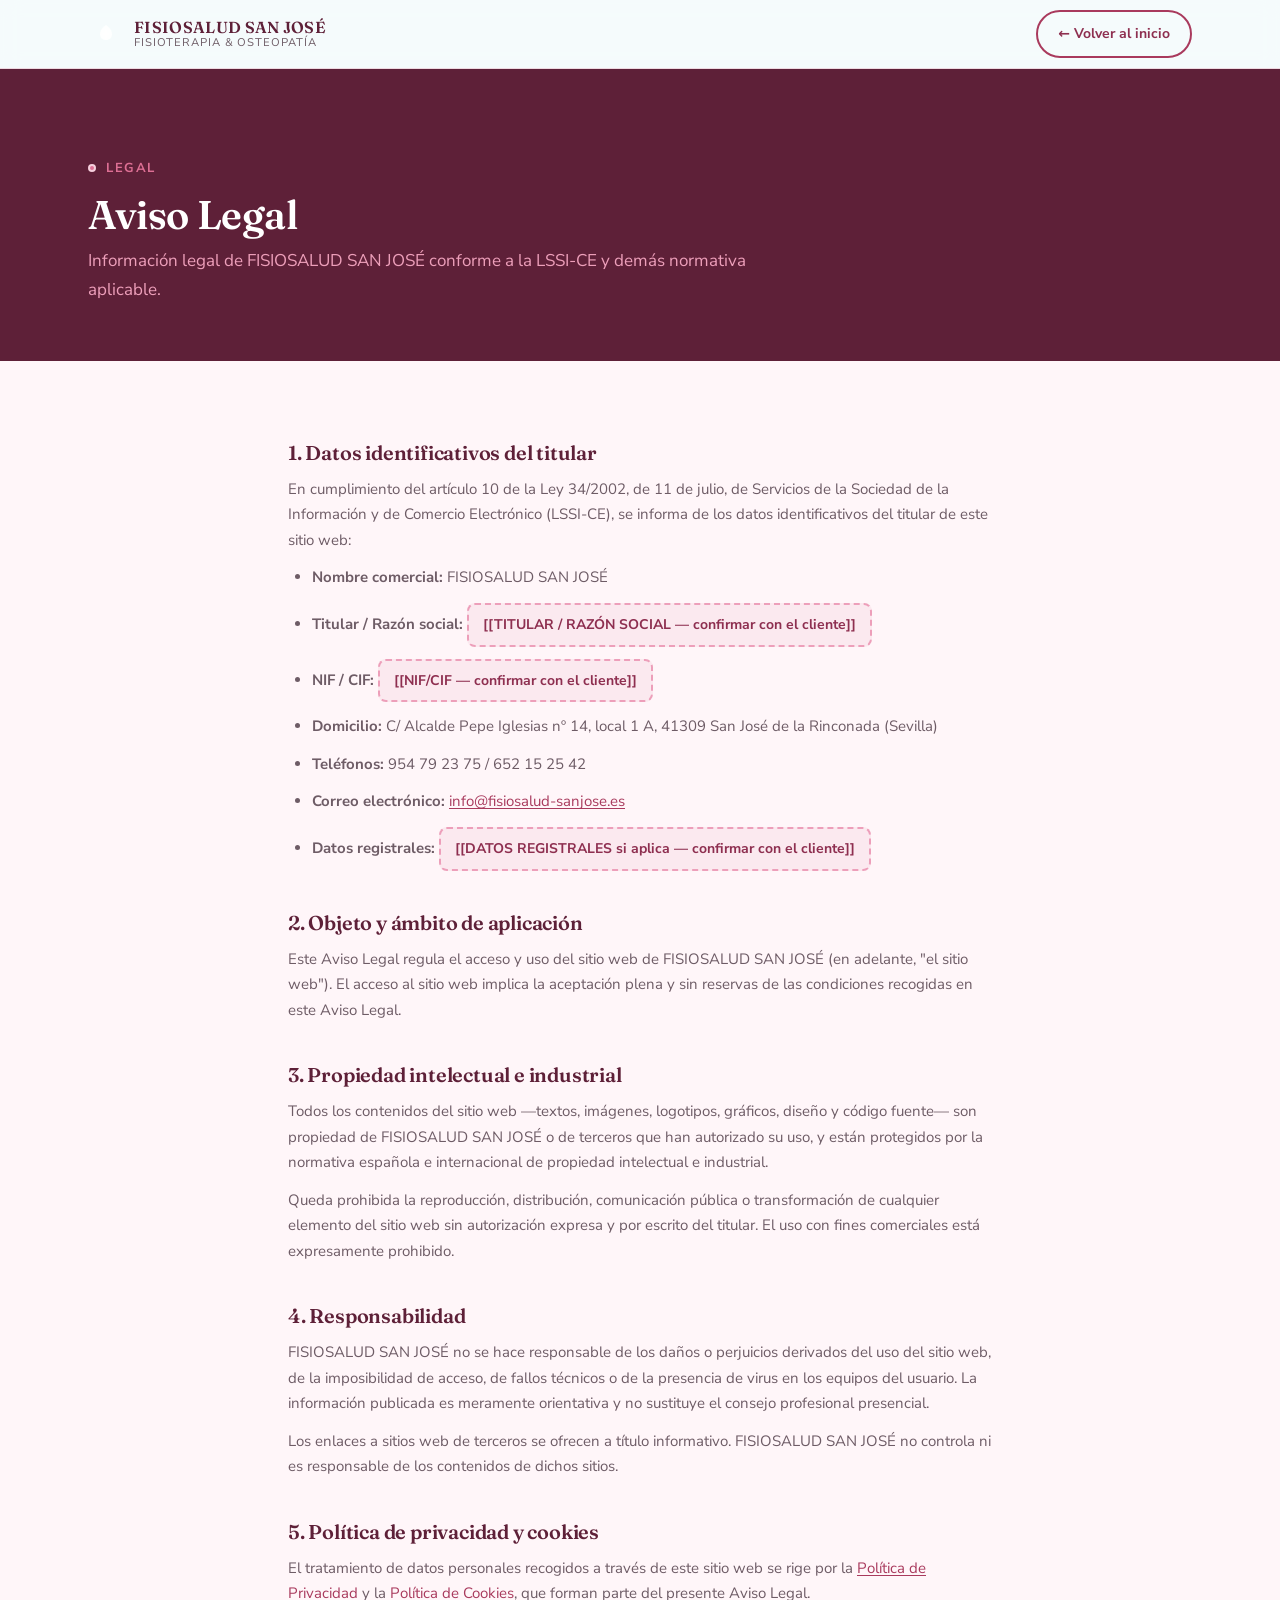
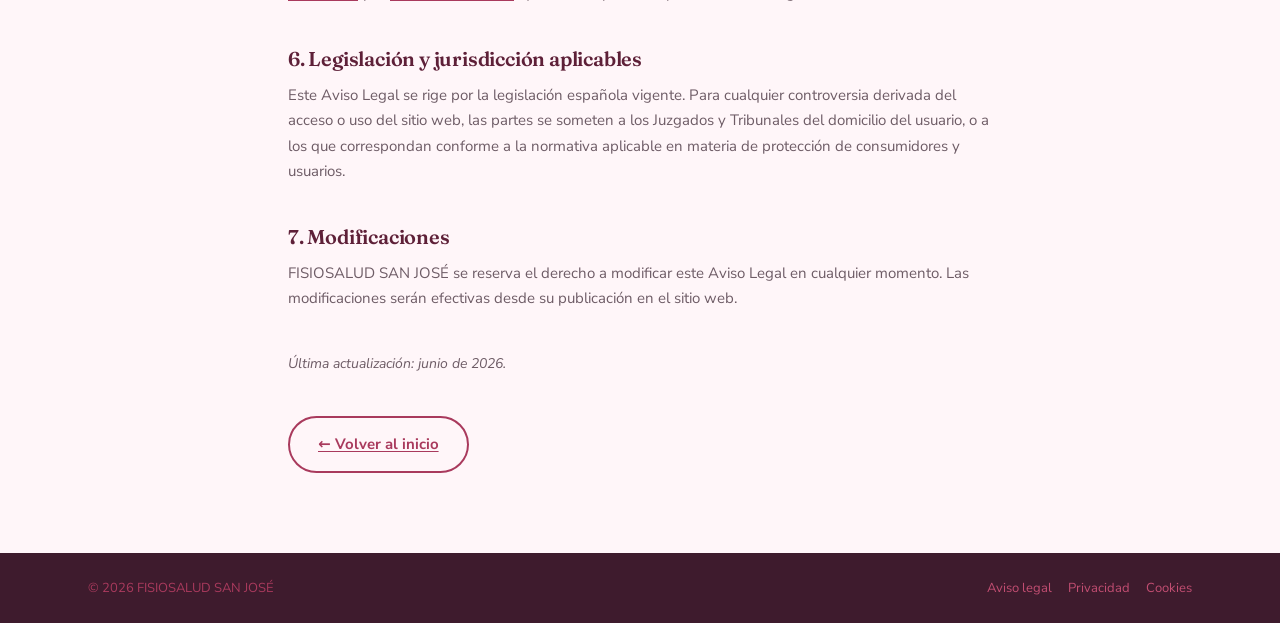
<file: aviso-legal.html>
<!DOCTYPE html>
<html lang="es">
<head>
  <meta charset="UTF-8">
  <meta name="viewport" content="width=device-width, initial-scale=1">
  <title>Aviso Legal | FISIOSALUD SAN JOSÉ</title>
  <meta name="description" content="Aviso legal de FISIOSALUD SAN JOSÉ, centro de fisioterapia y osteopatía en San José de la Rinconada (Sevilla).">
  <meta name="robots" content="noindex, follow">
  <link rel="canonical" href="[[DOMINIO]]/aviso-legal.html">
  <link rel="icon" type="image/svg+xml" href="assets/icons/favicon.svg">
  <link rel="preconnect" href="https://fonts.googleapis.com">
  <link rel="preconnect" href="https://fonts.gstatic.com" crossorigin>
  <link href="https://fonts.googleapis.com/css2?family=Fraunces:wght@500;600&family=Nunito+Sans:wght@400;600;700&display=swap" rel="stylesheet">
  <link rel="stylesheet" href="styles.css">
</head>
<body class="legal-page">

<header class="site-header" role="banner">
  <div class="container header-inner">
    <a href="index.html" class="site-logo" aria-label="FISIOSALUD SAN JOSÉ — Volver al inicio">
      <div class="logo-mark" aria-hidden="true">
        <svg width="22" height="22" viewBox="0 0 22 22" fill="none">
          <path d="M11 2C11 2 5 5.5 5 11.5C5 14.5 7.5 17 11 17C14.5 17 17 14.5 17 11.5C17 5.5 11 2 11 2Z" fill="white" opacity="0.9"/>
          <path d="M11 7V15M8 11H14" stroke="white" stroke-width="2" stroke-linecap="round"/>
        </svg>
      </div>
      <div class="logo-text-wrap">
        <span class="logo-name">FISIOSALUD SAN JOSÉ</span>
        <span class="logo-sub">Fisioterapia &amp; Osteopatía</span>
      </div>
    </a>
    <a href="index.html" class="btn btn-secondary btn-sm">← Volver al inicio</a>
  </div>
</header>

<main id="main-content">
  <div class="legal-hero">
    <div class="container">
      <p class="eyebrow" style="color:var(--rosa-400);">Legal</p>
      <h1>Aviso Legal</h1>
      <p>Información legal de FISIOSALUD SAN JOSÉ conforme a la LSSI-CE y demás normativa aplicable.</p>
    </div>
  </div>

  <div class="container legal-content">

    <h2>1. Datos identificativos del titular</h2>
    <p>En cumplimiento del artículo 10 de la Ley 34/2002, de 11 de julio, de Servicios de la Sociedad de la Información y de Comercio Electrónico (LSSI-CE), se informa de los datos identificativos del titular de este sitio web:</p>
    <ul>
      <li><strong>Nombre comercial:</strong> FISIOSALUD SAN JOSÉ</li>
      <li><strong>Titular / Razón social:</strong> <span class="placeholder-legal">[[TITULAR / RAZÓN SOCIAL — confirmar con el cliente]]</span></li>
      <li><strong>NIF / CIF:</strong> <span class="placeholder-legal">[[NIF/CIF — confirmar con el cliente]]</span></li>
      <li><strong>Domicilio:</strong> C/ Alcalde Pepe Iglesias nº 14, local 1 A, 41309 San José de la Rinconada (Sevilla)</li>
      <li><strong>Teléfonos:</strong> 954 79 23 75 / 652 15 25 42</li>
      <li><strong>Correo electrónico:</strong> <a href="mailto:info@fisiosalud-sanjose.es">info@fisiosalud-sanjose.es</a></li>
      <li><strong>Datos registrales:</strong> <span class="placeholder-legal">[[DATOS REGISTRALES si aplica — confirmar con el cliente]]</span></li>
    </ul>

    <h2>2. Objeto y ámbito de aplicación</h2>
    <p>Este Aviso Legal regula el acceso y uso del sitio web de FISIOSALUD SAN JOSÉ (en adelante, "el sitio web"). El acceso al sitio web implica la aceptación plena y sin reservas de las condiciones recogidas en este Aviso Legal.</p>

    <h2>3. Propiedad intelectual e industrial</h2>
    <p>Todos los contenidos del sitio web —textos, imágenes, logotipos, gráficos, diseño y código fuente— son propiedad de FISIOSALUD SAN JOSÉ o de terceros que han autorizado su uso, y están protegidos por la normativa española e internacional de propiedad intelectual e industrial.</p>
    <p>Queda prohibida la reproducción, distribución, comunicación pública o transformación de cualquier elemento del sitio web sin autorización expresa y por escrito del titular. El uso con fines comerciales está expresamente prohibido.</p>

    <h2>4. Responsabilidad</h2>
    <p>FISIOSALUD SAN JOSÉ no se hace responsable de los daños o perjuicios derivados del uso del sitio web, de la imposibilidad de acceso, de fallos técnicos o de la presencia de virus en los equipos del usuario. La información publicada es meramente orientativa y no sustituye el consejo profesional presencial.</p>
    <p>Los enlaces a sitios web de terceros se ofrecen a título informativo. FISIOSALUD SAN JOSÉ no controla ni es responsable de los contenidos de dichos sitios.</p>

    <h2>5. Política de privacidad y cookies</h2>
    <p>El tratamiento de datos personales recogidos a través de este sitio web se rige por la <a href="politica-privacidad.html">Política de Privacidad</a> y la <a href="politica-cookies.html">Política de Cookies</a>, que forman parte del presente Aviso Legal.</p>

    <h2>6. Legislación y jurisdicción aplicables</h2>
    <p>Este Aviso Legal se rige por la legislación española vigente. Para cualquier controversia derivada del acceso o uso del sitio web, las partes se someten a los Juzgados y Tribunales del domicilio del usuario, o a los que correspondan conforme a la normativa aplicable en materia de protección de consumidores y usuarios.</p>

    <h2>7. Modificaciones</h2>
    <p>FISIOSALUD SAN JOSÉ se reserva el derecho a modificar este Aviso Legal en cualquier momento. Las modificaciones serán efectivas desde su publicación en el sitio web.</p>

    <p style="margin-top:40px;font-size:0.875rem;color:var(--tinta-60);"><em>Última actualización: junio de 2026.</em></p>

    <div style="margin-top:40px;">
      <a href="index.html" class="btn btn-secondary">← Volver al inicio</a>
    </div>
  </div>
</main>

<footer style="background:var(--rosa-900);padding:24px 0;margin-top:0;">
  <div class="container" style="display:flex;flex-wrap:wrap;gap:12px;align-items:center;justify-content:space-between;">
    <p style="color:var(--rosa-600);font-size:0.8125rem;">© <span data-year></span> FISIOSALUD SAN JOSÉ</p>
    <nav style="display:flex;gap:16px;flex-wrap:wrap;" aria-label="Páginas legales">
      <a href="aviso-legal.html"         style="color:var(--rosa-500);font-size:0.8125rem;">Aviso legal</a>
      <a href="politica-privacidad.html" style="color:var(--rosa-500);font-size:0.8125rem;">Privacidad</a>
      <a href="politica-cookies.html"    style="color:var(--rosa-500);font-size:0.8125rem;">Cookies</a>
    </nav>
  </div>
</footer>

<script>
  document.querySelectorAll('[data-year]').forEach(el => {
    el.textContent = new Date().getFullYear();
  });
  const h = document.querySelector('.site-header');
  window.addEventListener('scroll', () => { if(h) h.classList.toggle('scrolled', window.scrollY > 20); }, { passive: true });
</script>

</body>
</html>
</file>
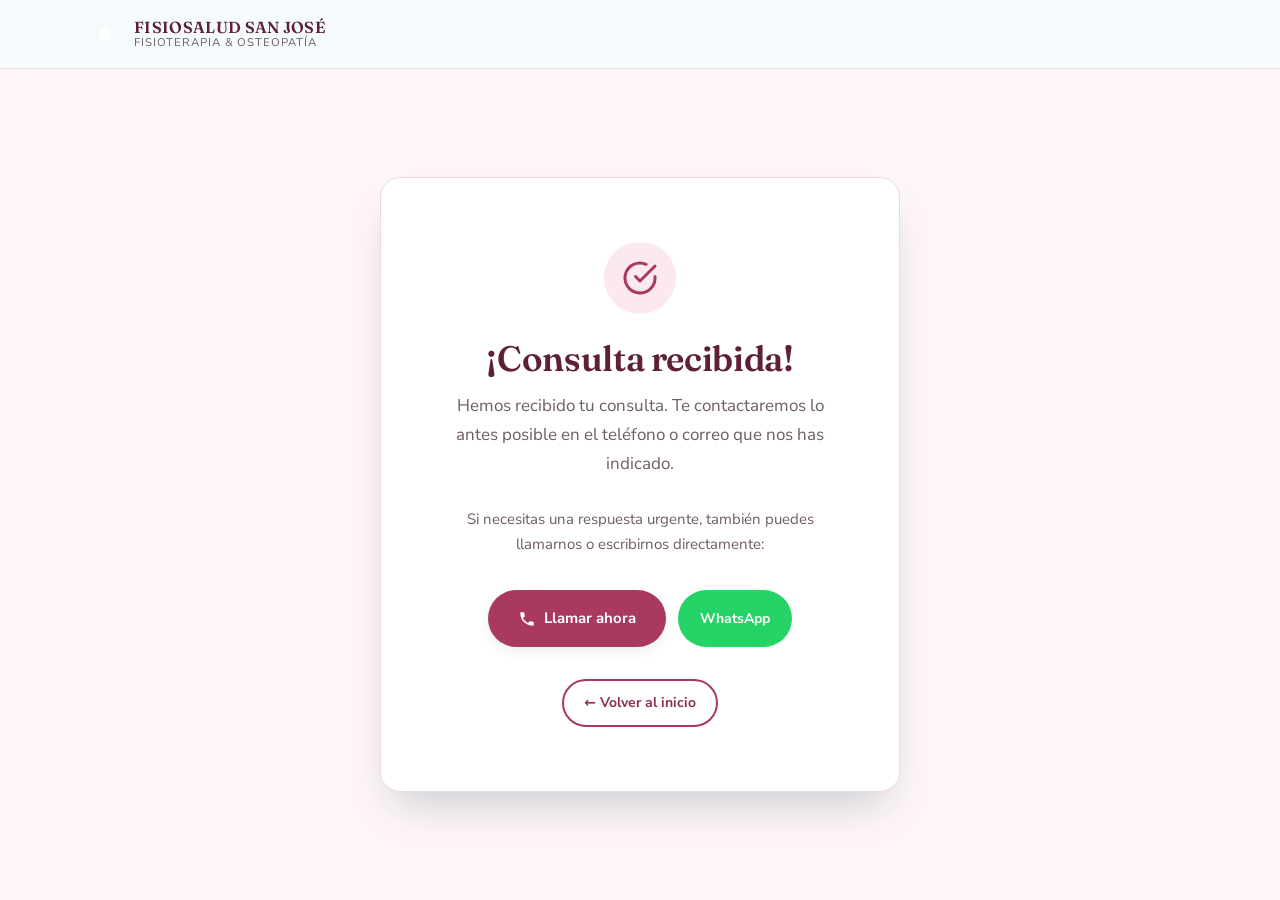
<file: gracias.html>
<!DOCTYPE html>
<html lang="es">
<head>
  <meta charset="UTF-8">
  <meta name="viewport" content="width=device-width, initial-scale=1">
  <title>Consulta recibida | FISIOSALUD SAN JOSÉ</title>
  <meta name="robots" content="noindex, nofollow">
  <link rel="icon" type="image/svg+xml" href="assets/icons/favicon.svg">
  <link rel="preconnect" href="https://fonts.googleapis.com">
  <link rel="preconnect" href="https://fonts.gstatic.com" crossorigin>
  <link href="https://fonts.googleapis.com/css2?family=Fraunces:wght@500;600&family=Nunito+Sans:wght@400;600;700&display=swap" rel="stylesheet">
  <link rel="stylesheet" href="styles.css">
</head>
<body class="gracias-page">

<header class="site-header" role="banner">
  <div class="container header-inner">
    <a href="index.html" class="site-logo" aria-label="FISIOSALUD SAN JOSÉ — Volver al inicio">
      <div class="logo-mark" aria-hidden="true">
        <svg width="22" height="22" viewBox="0 0 22 22" fill="none">
          <path d="M11 2C11 2 5 5.5 5 11.5C5 14.5 7.5 17 11 17C14.5 17 17 14.5 17 11.5C17 5.5 11 2 11 2Z" fill="white" opacity="0.9"/>
          <path d="M11 7V15M8 11H14" stroke="white" stroke-width="2" stroke-linecap="round"/>
        </svg>
      </div>
      <div class="logo-text-wrap">
        <span class="logo-name">FISIOSALUD SAN JOSÉ</span>
        <span class="logo-sub">Fisioterapia &amp; Osteopatía</span>
      </div>
    </a>
  </div>
</header>

<main class="gracias-main" id="main-content">
  <div class="gracias-card">
    <div class="gracias-icon" aria-hidden="true">
      <svg width="36" height="36" viewBox="0 0 24 24" fill="none">
        <path d="M22 11.08V12a10 10 0 11-5.93-9.14" stroke="currentColor" stroke-width="2" stroke-linecap="round" stroke-linejoin="round"/>
        <path d="M22 4L12 14.01l-3-3" stroke="currentColor" stroke-width="2" stroke-linecap="round" stroke-linejoin="round"/>
      </svg>
    </div>
    <h1 style="font-size:clamp(1.6rem,4vw,2.2rem);color:var(--rosa-800);margin-bottom:12px;">¡Consulta recibida!</h1>
    <p style="color:var(--tinta-60);line-height:1.7;margin-bottom:28px;max-width:42ch;margin-inline:auto;">
      Hemos recibido tu consulta. Te contactaremos lo antes posible en el teléfono o correo que nos has indicado.
    </p>
    <p style="color:var(--tinta-60);font-size:0.9375rem;margin-bottom:32px;">
      Si necesitas una respuesta urgente, también puedes llamarnos o escribirnos directamente:
    </p>
    <div style="display:flex;flex-wrap:wrap;gap:12px;justify-content:center;margin-bottom:32px;">
      <a href="tel:+34954792375" class="btn btn-primary">
        <svg width="18" height="18" viewBox="0 0 24 24" fill="none" aria-hidden="true"><path d="M6.6 10.8c1.4 2.8 3.8 5.1 6.6 6.6l2.2-2.2c.3-.3.7-.4 1-.2 1.1.4 2.3.6 3.6.6.6 0 1 .4 1 1V20c0 .6-.4 1-1 1-9.4 0-17-7.6-17-17 0-.6.4-1 1-1h3.5c.6 0 1 .4 1 1 0 1.3.2 2.5.6 3.6.1.3 0 .7-.2 1L6.6 10.8z" fill="currentColor"/></svg>
        Llamar ahora
      </a>
      <a href="https://wa.me/34652152542" class="btn btn-sm" style="background:#25D366;color:#fff;" target="_blank" rel="noopener" aria-label="WhatsApp (abre en nueva pestaña)">
        WhatsApp
      </a>
    </div>
    <a href="index.html" class="btn btn-secondary btn-sm">← Volver al inicio</a>
  </div>
</main>

<script src="config.js"></script>
<script>
  document.querySelectorAll('[data-year]').forEach(el => {
    el.textContent = new Date().getFullYear();
  });
</script>

</body>
</html>
</file>
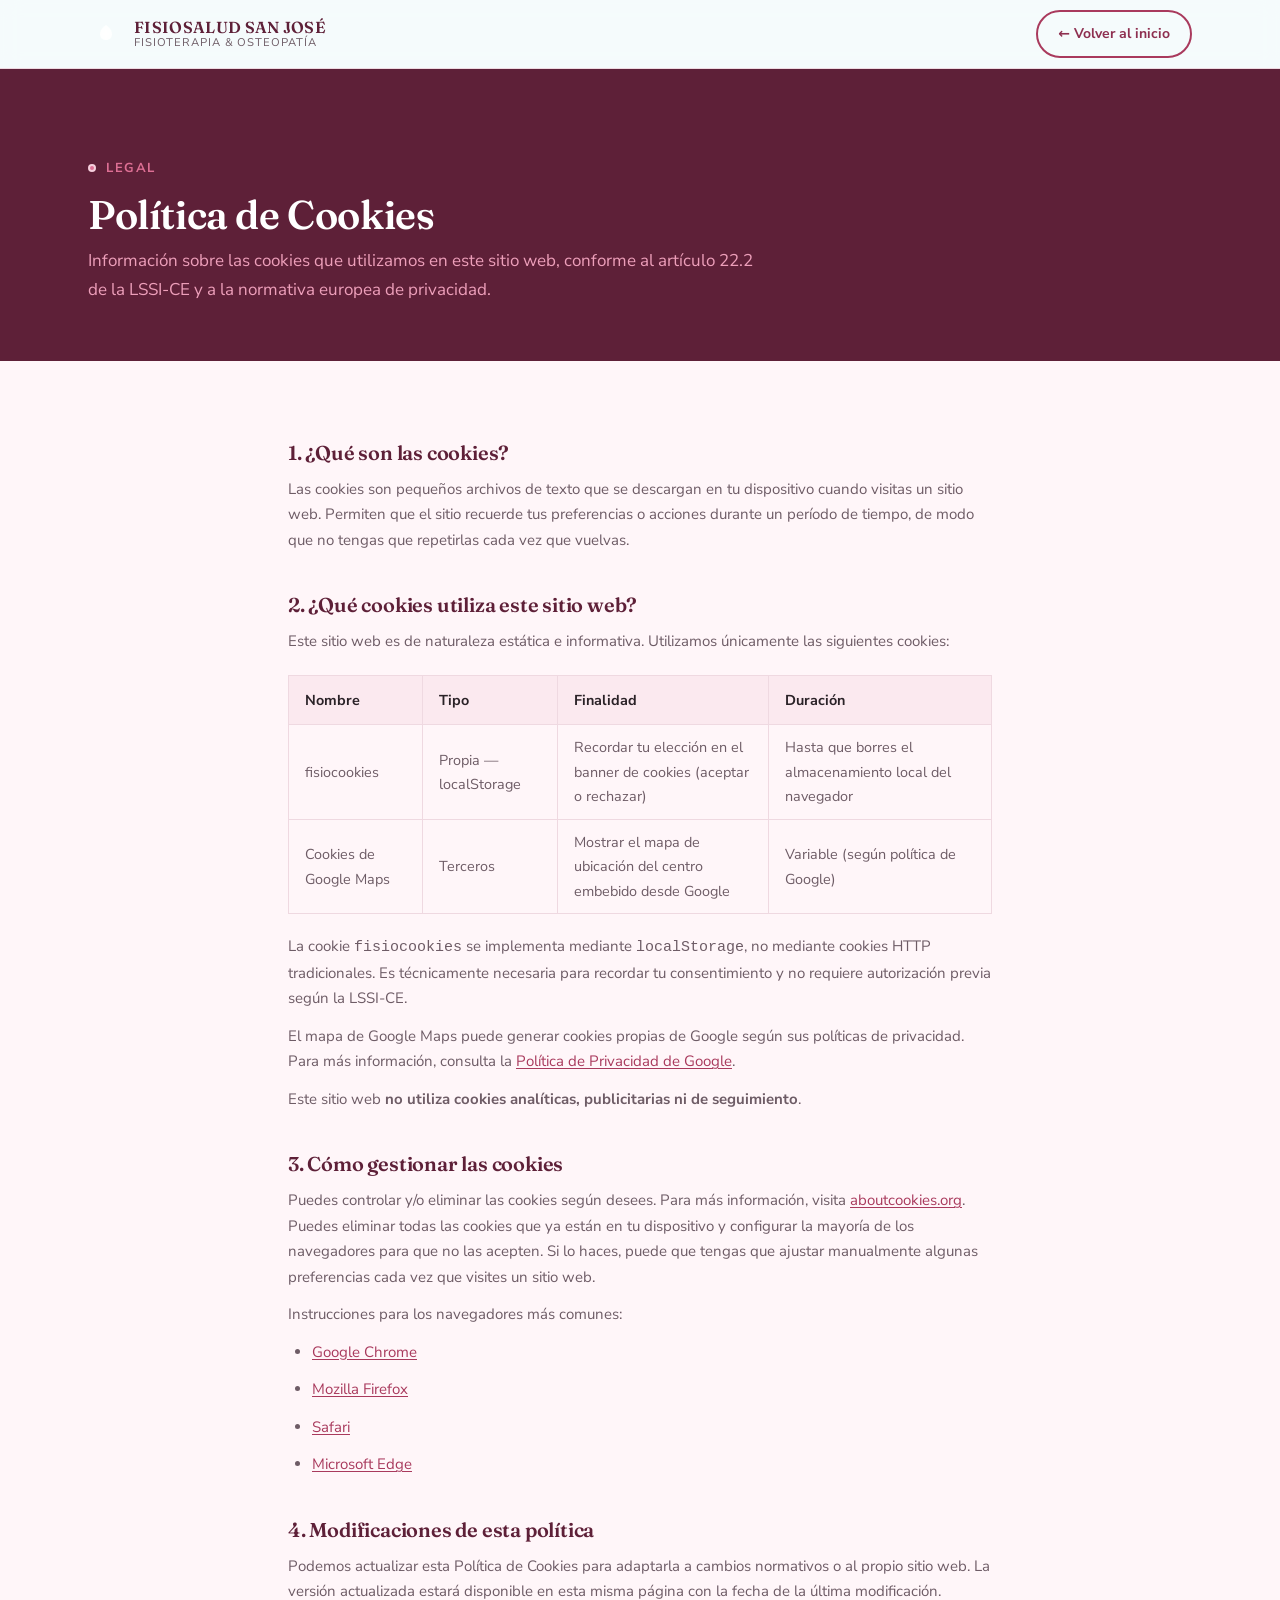
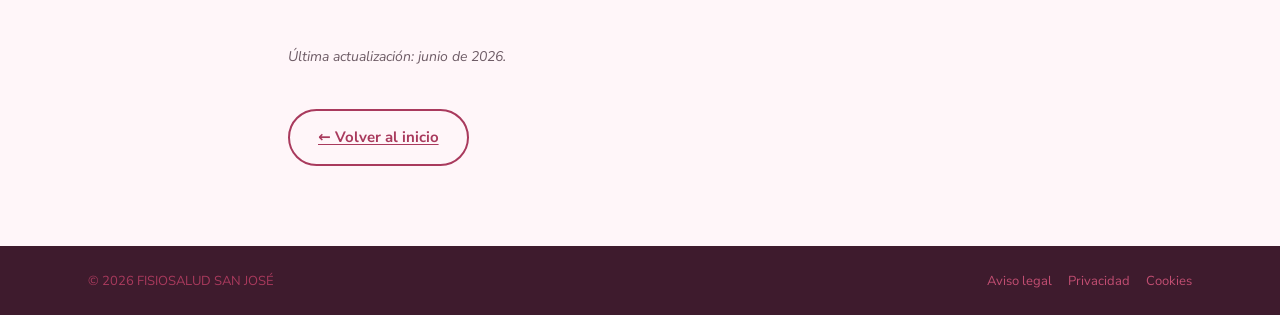
<file: politica-cookies.html>
<!DOCTYPE html>
<html lang="es">
<head>
  <meta charset="UTF-8">
  <meta name="viewport" content="width=device-width, initial-scale=1">
  <title>Política de Cookies | FISIOSALUD SAN JOSÉ</title>
  <meta name="description" content="Política de cookies de FISIOSALUD SAN JOSÉ. Información sobre las cookies que utilizamos en nuestro sitio web.">
  <meta name="robots" content="noindex, follow">
  <link rel="canonical" href="[[DOMINIO]]/politica-cookies.html">
  <link rel="icon" type="image/svg+xml" href="assets/icons/favicon.svg">
  <link rel="preconnect" href="https://fonts.googleapis.com">
  <link rel="preconnect" href="https://fonts.gstatic.com" crossorigin>
  <link href="https://fonts.googleapis.com/css2?family=Fraunces:wght@500;600&family=Nunito+Sans:wght@400;600;700&display=swap" rel="stylesheet">
  <link rel="stylesheet" href="styles.css">
</head>
<body class="legal-page">

<header class="site-header" role="banner">
  <div class="container header-inner">
    <a href="index.html" class="site-logo" aria-label="FISIOSALUD SAN JOSÉ — Volver al inicio">
      <div class="logo-mark" aria-hidden="true">
        <svg width="22" height="22" viewBox="0 0 22 22" fill="none">
          <path d="M11 2C11 2 5 5.5 5 11.5C5 14.5 7.5 17 11 17C14.5 17 17 14.5 17 11.5C17 5.5 11 2 11 2Z" fill="white" opacity="0.9"/>
          <path d="M11 7V15M8 11H14" stroke="white" stroke-width="2" stroke-linecap="round"/>
        </svg>
      </div>
      <div class="logo-text-wrap">
        <span class="logo-name">FISIOSALUD SAN JOSÉ</span>
        <span class="logo-sub">Fisioterapia &amp; Osteopatía</span>
      </div>
    </a>
    <a href="index.html" class="btn btn-secondary btn-sm">← Volver al inicio</a>
  </div>
</header>

<main id="main-content">
  <div class="legal-hero">
    <div class="container">
      <p class="eyebrow" style="color:var(--rosa-400);">Legal</p>
      <h1>Política de Cookies</h1>
      <p>Información sobre las cookies que utilizamos en este sitio web, conforme al artículo 22.2 de la LSSI-CE y a la normativa europea de privacidad.</p>
    </div>
  </div>

  <div class="container legal-content">

    <h2>1. ¿Qué son las cookies?</h2>
    <p>Las cookies son pequeños archivos de texto que se descargan en tu dispositivo cuando visitas un sitio web. Permiten que el sitio recuerde tus preferencias o acciones durante un período de tiempo, de modo que no tengas que repetirlas cada vez que vuelvas.</p>

    <h2>2. ¿Qué cookies utiliza este sitio web?</h2>
    <p>Este sitio web es de naturaleza estática e informativa. Utilizamos únicamente las siguientes cookies:</p>

    <div style="overflow-x:auto;margin:20px 0;">
      <table style="width:100%;border-collapse:collapse;font-size:0.9rem;">
        <thead>
          <tr style="background:var(--rosa-100);">
            <th style="padding:12px 16px;text-align:left;border:1px solid var(--linea);color:var(--tinta);">Nombre</th>
            <th style="padding:12px 16px;text-align:left;border:1px solid var(--linea);color:var(--tinta);">Tipo</th>
            <th style="padding:12px 16px;text-align:left;border:1px solid var(--linea);color:var(--tinta);">Finalidad</th>
            <th style="padding:12px 16px;text-align:left;border:1px solid var(--linea);color:var(--tinta);">Duración</th>
          </tr>
        </thead>
        <tbody>
          <tr>
            <td style="padding:10px 16px;border:1px solid var(--linea);color:var(--tinta-60);">fisiocookies</td>
            <td style="padding:10px 16px;border:1px solid var(--linea);color:var(--tinta-60);">Propia — localStorage</td>
            <td style="padding:10px 16px;border:1px solid var(--linea);color:var(--tinta-60);">Recordar tu elección en el banner de cookies (aceptar o rechazar)</td>
            <td style="padding:10px 16px;border:1px solid var(--linea);color:var(--tinta-60);">Hasta que borres el almacenamiento local del navegador</td>
          </tr>
          <tr>
            <td style="padding:10px 16px;border:1px solid var(--linea);color:var(--tinta-60);">Cookies de Google Maps</td>
            <td style="padding:10px 16px;border:1px solid var(--linea);color:var(--tinta-60);">Terceros</td>
            <td style="padding:10px 16px;border:1px solid var(--linea);color:var(--tinta-60);">Mostrar el mapa de ubicación del centro embebido desde Google</td>
            <td style="padding:10px 16px;border:1px solid var(--linea);color:var(--tinta-60);">Variable (según política de Google)</td>
          </tr>
        </tbody>
      </table>
    </div>

    <p>La cookie <code>fisiocookies</code> se implementa mediante <code>localStorage</code>, no mediante cookies HTTP tradicionales. Es técnicamente necesaria para recordar tu consentimiento y no requiere autorización previa según la LSSI-CE.</p>
    <p>El mapa de Google Maps puede generar cookies propias de Google según sus políticas de privacidad. Para más información, consulta la <a href="https://policies.google.com/privacy" target="_blank" rel="noopener">Política de Privacidad de Google</a>.</p>
    <p>Este sitio web <strong>no utiliza cookies analíticas, publicitarias ni de seguimiento</strong>.</p>

    <h2>3. Cómo gestionar las cookies</h2>
    <p>Puedes controlar y/o eliminar las cookies según desees. Para más información, visita <a href="https://www.aboutcookies.org" target="_blank" rel="noopener">aboutcookies.org</a>. Puedes eliminar todas las cookies que ya están en tu dispositivo y configurar la mayoría de los navegadores para que no las acepten. Si lo haces, puede que tengas que ajustar manualmente algunas preferencias cada vez que visites un sitio web.</p>

    <p>Instrucciones para los navegadores más comunes:</p>
    <ul>
      <li><a href="https://support.google.com/chrome/answer/95647" target="_blank" rel="noopener">Google Chrome</a></li>
      <li><a href="https://support.mozilla.org/es/kb/habilitar-y-deshabilitar-cookies-sitios-web-rastrear-preferencias" target="_blank" rel="noopener">Mozilla Firefox</a></li>
      <li><a href="https://support.apple.com/es-es/guide/safari/sfri11471/mac" target="_blank" rel="noopener">Safari</a></li>
      <li><a href="https://support.microsoft.com/es-es/microsoft-edge/eliminar-las-cookies-en-microsoft-edge-63947406-40ac-c3b8-57b9-2a946a29ae09" target="_blank" rel="noopener">Microsoft Edge</a></li>
    </ul>

    <h2>4. Modificaciones de esta política</h2>
    <p>Podemos actualizar esta Política de Cookies para adaptarla a cambios normativos o al propio sitio web. La versión actualizada estará disponible en esta misma página con la fecha de la última modificación.</p>

    <p style="margin-top:40px;font-size:0.875rem;color:var(--tinta-60);"><em>Última actualización: junio de 2026.</em></p>

    <div style="margin-top:40px;">
      <a href="index.html" class="btn btn-secondary">← Volver al inicio</a>
    </div>
  </div>
</main>

<footer style="background:var(--rosa-900);padding:24px 0;margin-top:0;">
  <div class="container" style="display:flex;flex-wrap:wrap;gap:12px;align-items:center;justify-content:space-between;">
    <p style="color:var(--rosa-600);font-size:0.8125rem;">© <span data-year></span> FISIOSALUD SAN JOSÉ</p>
    <nav style="display:flex;gap:16px;flex-wrap:wrap;" aria-label="Páginas legales">
      <a href="aviso-legal.html"         style="color:var(--rosa-500);font-size:0.8125rem;">Aviso legal</a>
      <a href="politica-privacidad.html" style="color:var(--rosa-500);font-size:0.8125rem;">Privacidad</a>
      <a href="politica-cookies.html"    style="color:var(--rosa-500);font-size:0.8125rem;">Cookies</a>
    </nav>
  </div>
</footer>

<script>
  document.querySelectorAll('[data-year]').forEach(el => {
    el.textContent = new Date().getFullYear();
  });
  const h = document.querySelector('.site-header');
  window.addEventListener('scroll', () => { if(h) h.classList.toggle('scrolled', window.scrollY > 20); }, { passive: true });
</script>

</body>
</html>
</file>
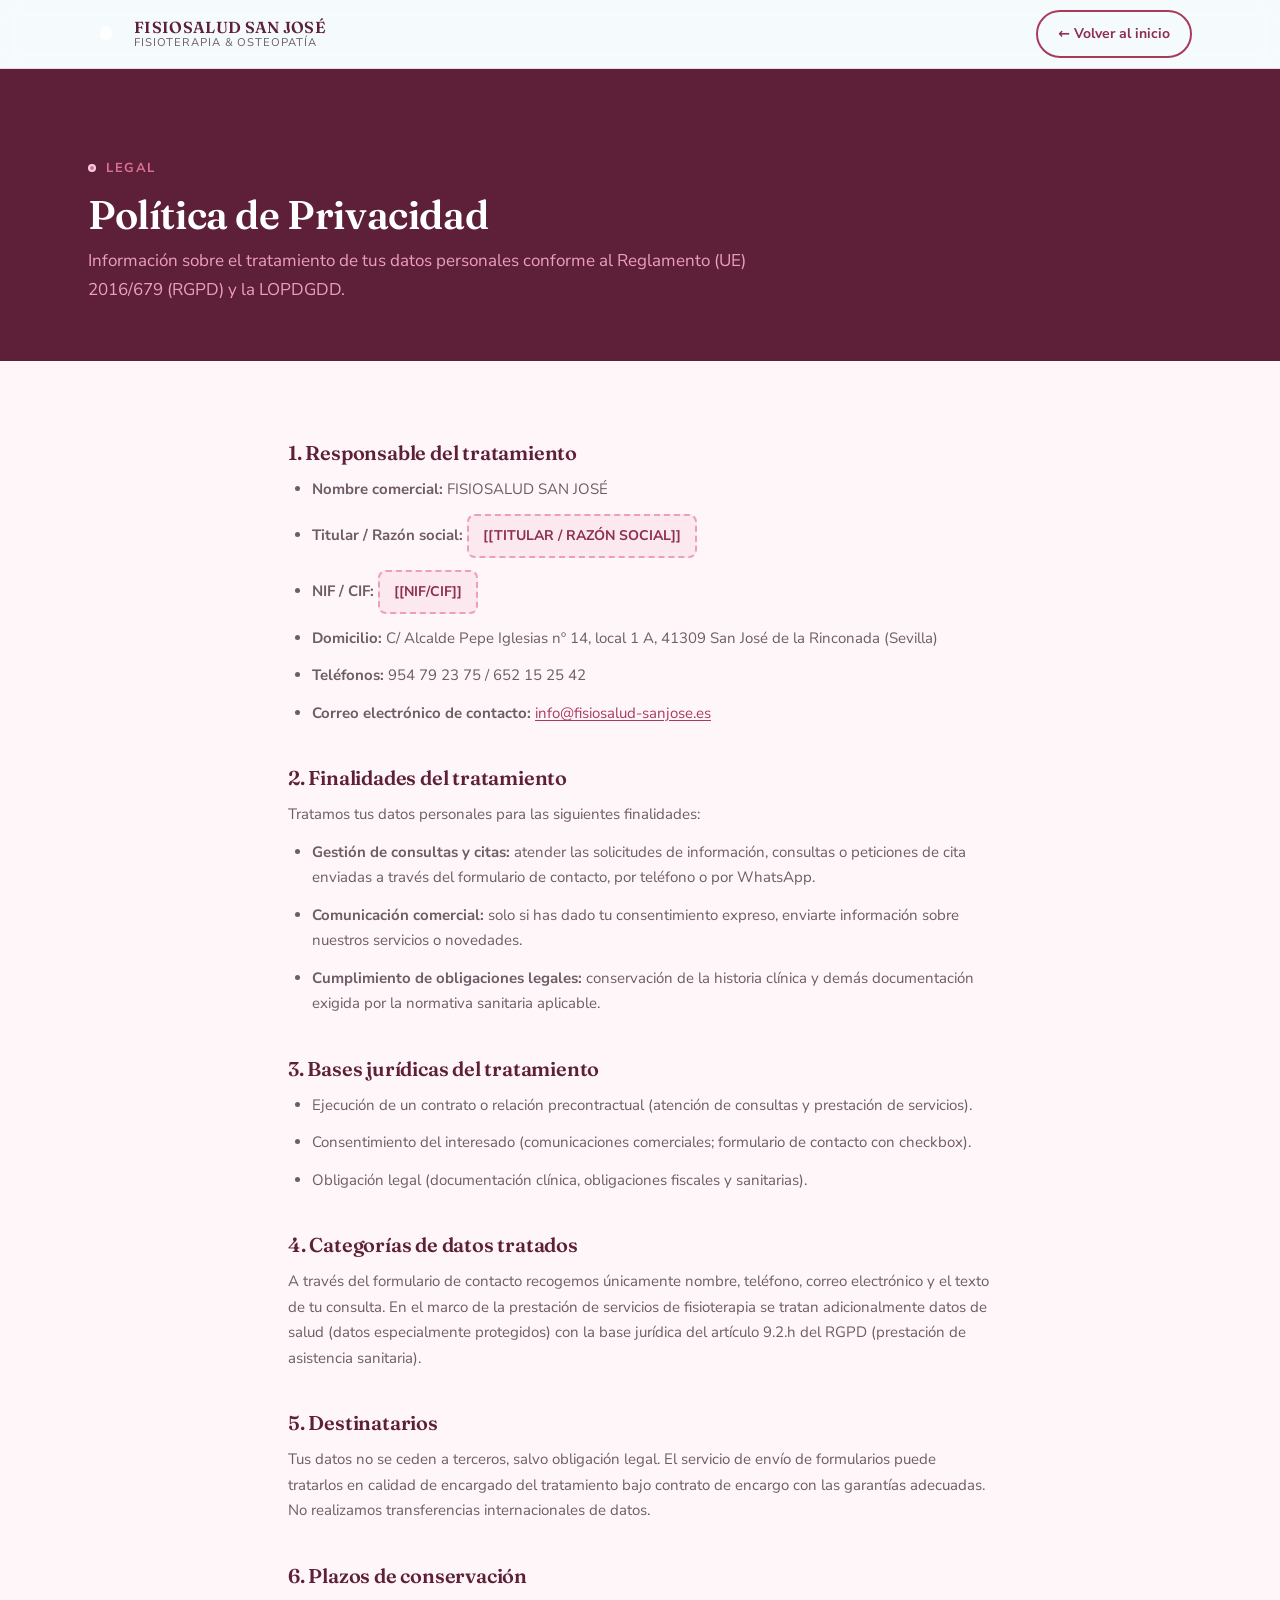
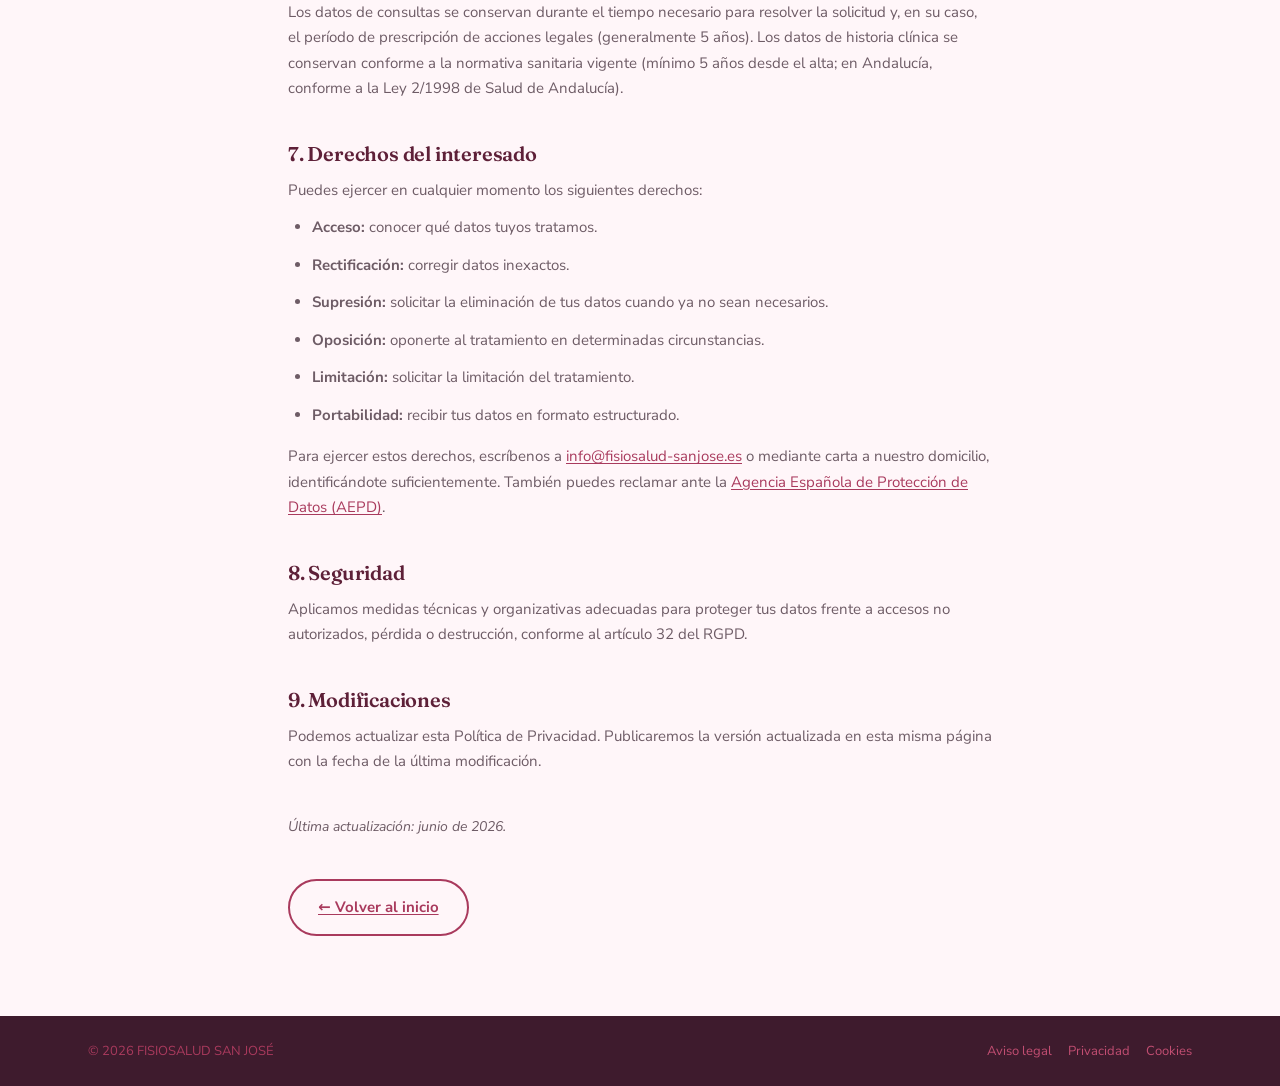
<file: politica-privacidad.html>
<!DOCTYPE html>
<html lang="es">
<head>
  <meta charset="UTF-8">
  <meta name="viewport" content="width=device-width, initial-scale=1">
  <title>Política de Privacidad | FISIOSALUD SAN JOSÉ</title>
  <meta name="description" content="Política de privacidad de FISIOSALUD SAN JOSÉ. Información sobre el tratamiento de tus datos personales conforme al RGPD.">
  <meta name="robots" content="noindex, follow">
  <link rel="canonical" href="[[DOMINIO]]/politica-privacidad.html">
  <link rel="icon" type="image/svg+xml" href="assets/icons/favicon.svg">
  <link rel="preconnect" href="https://fonts.googleapis.com">
  <link rel="preconnect" href="https://fonts.gstatic.com" crossorigin>
  <link href="https://fonts.googleapis.com/css2?family=Fraunces:wght@500;600&family=Nunito+Sans:wght@400;600;700&display=swap" rel="stylesheet">
  <link rel="stylesheet" href="styles.css">
</head>
<body class="legal-page">

<header class="site-header" role="banner">
  <div class="container header-inner">
    <a href="index.html" class="site-logo" aria-label="FISIOSALUD SAN JOSÉ — Volver al inicio">
      <div class="logo-mark" aria-hidden="true">
        <svg width="22" height="22" viewBox="0 0 22 22" fill="none">
          <path d="M11 2C11 2 5 5.5 5 11.5C5 14.5 7.5 17 11 17C14.5 17 17 14.5 17 11.5C17 5.5 11 2 11 2Z" fill="white" opacity="0.9"/>
          <path d="M11 7V15M8 11H14" stroke="white" stroke-width="2" stroke-linecap="round"/>
        </svg>
      </div>
      <div class="logo-text-wrap">
        <span class="logo-name">FISIOSALUD SAN JOSÉ</span>
        <span class="logo-sub">Fisioterapia &amp; Osteopatía</span>
      </div>
    </a>
    <a href="index.html" class="btn btn-secondary btn-sm">← Volver al inicio</a>
  </div>
</header>

<main id="main-content">
  <div class="legal-hero">
    <div class="container">
      <p class="eyebrow" style="color:var(--rosa-400);">Legal</p>
      <h1>Política de Privacidad</h1>
      <p>Información sobre el tratamiento de tus datos personales conforme al Reglamento (UE) 2016/679 (RGPD) y la LOPDGDD.</p>
    </div>
  </div>

  <div class="container legal-content">

    <h2>1. Responsable del tratamiento</h2>
    <ul>
      <li><strong>Nombre comercial:</strong> FISIOSALUD SAN JOSÉ</li>
      <li><strong>Titular / Razón social:</strong> <span class="placeholder-legal">[[TITULAR / RAZÓN SOCIAL]]</span></li>
      <li><strong>NIF / CIF:</strong> <span class="placeholder-legal">[[NIF/CIF]]</span></li>
      <li><strong>Domicilio:</strong> C/ Alcalde Pepe Iglesias nº 14, local 1 A, 41309 San José de la Rinconada (Sevilla)</li>
      <li><strong>Teléfonos:</strong> 954 79 23 75 / 652 15 25 42</li>
      <li><strong>Correo electrónico de contacto:</strong> <a href="mailto:info@fisiosalud-sanjose.es">info@fisiosalud-sanjose.es</a></li>
    </ul>

    <h2>2. Finalidades del tratamiento</h2>
    <p>Tratamos tus datos personales para las siguientes finalidades:</p>
    <ul>
      <li><strong>Gestión de consultas y citas:</strong> atender las solicitudes de información, consultas o peticiones de cita enviadas a través del formulario de contacto, por teléfono o por WhatsApp.</li>
      <li><strong>Comunicación comercial:</strong> solo si has dado tu consentimiento expreso, enviarte información sobre nuestros servicios o novedades.</li>
      <li><strong>Cumplimiento de obligaciones legales:</strong> conservación de la historia clínica y demás documentación exigida por la normativa sanitaria aplicable.</li>
    </ul>

    <h2>3. Bases jurídicas del tratamiento</h2>
    <ul>
      <li>Ejecución de un contrato o relación precontractual (atención de consultas y prestación de servicios).</li>
      <li>Consentimiento del interesado (comunicaciones comerciales; formulario de contacto con checkbox).</li>
      <li>Obligación legal (documentación clínica, obligaciones fiscales y sanitarias).</li>
    </ul>

    <h2>4. Categorías de datos tratados</h2>
    <p>A través del formulario de contacto recogemos únicamente nombre, teléfono, correo electrónico y el texto de tu consulta. En el marco de la prestación de servicios de fisioterapia se tratan adicionalmente datos de salud (datos especialmente protegidos) con la base jurídica del artículo 9.2.h del RGPD (prestación de asistencia sanitaria).</p>

    <h2>5. Destinatarios</h2>
    <p>Tus datos no se ceden a terceros, salvo obligación legal. El servicio de envío de formularios puede tratarlos en calidad de encargado del tratamiento bajo contrato de encargo con las garantías adecuadas. No realizamos transferencias internacionales de datos.</p>

    <h2>6. Plazos de conservación</h2>
    <p>Los datos de consultas se conservan durante el tiempo necesario para resolver la solicitud y, en su caso, el período de prescripción de acciones legales (generalmente 5 años). Los datos de historia clínica se conservan conforme a la normativa sanitaria vigente (mínimo 5 años desde el alta; en Andalucía, conforme a la Ley 2/1998 de Salud de Andalucía).</p>

    <h2>7. Derechos del interesado</h2>
    <p>Puedes ejercer en cualquier momento los siguientes derechos:</p>
    <ul>
      <li><strong>Acceso:</strong> conocer qué datos tuyos tratamos.</li>
      <li><strong>Rectificación:</strong> corregir datos inexactos.</li>
      <li><strong>Supresión:</strong> solicitar la eliminación de tus datos cuando ya no sean necesarios.</li>
      <li><strong>Oposición:</strong> oponerte al tratamiento en determinadas circunstancias.</li>
      <li><strong>Limitación:</strong> solicitar la limitación del tratamiento.</li>
      <li><strong>Portabilidad:</strong> recibir tus datos en formato estructurado.</li>
    </ul>
    <p>Para ejercer estos derechos, escríbenos a <a href="mailto:info@fisiosalud-sanjose.es">info@fisiosalud-sanjose.es</a> o mediante carta a nuestro domicilio, identificándote suficientemente. También puedes reclamar ante la <a href="https://www.aepd.es" target="_blank" rel="noopener">Agencia Española de Protección de Datos (AEPD)</a>.</p>

    <h2>8. Seguridad</h2>
    <p>Aplicamos medidas técnicas y organizativas adecuadas para proteger tus datos frente a accesos no autorizados, pérdida o destrucción, conforme al artículo 32 del RGPD.</p>

    <h2>9. Modificaciones</h2>
    <p>Podemos actualizar esta Política de Privacidad. Publicaremos la versión actualizada en esta misma página con la fecha de la última modificación.</p>

    <p style="margin-top:40px;font-size:0.875rem;color:var(--tinta-60);"><em>Última actualización: junio de 2026.</em></p>

    <div style="margin-top:40px;">
      <a href="index.html" class="btn btn-secondary">← Volver al inicio</a>
    </div>
  </div>
</main>

<footer style="background:var(--rosa-900);padding:24px 0;margin-top:0;">
  <div class="container" style="display:flex;flex-wrap:wrap;gap:12px;align-items:center;justify-content:space-between;">
    <p style="color:var(--rosa-600);font-size:0.8125rem;">© <span data-year></span> FISIOSALUD SAN JOSÉ</p>
    <nav style="display:flex;gap:16px;flex-wrap:wrap;" aria-label="Páginas legales">
      <a href="aviso-legal.html"         style="color:var(--rosa-500);font-size:0.8125rem;">Aviso legal</a>
      <a href="politica-privacidad.html" style="color:var(--rosa-500);font-size:0.8125rem;">Privacidad</a>
      <a href="politica-cookies.html"    style="color:var(--rosa-500);font-size:0.8125rem;">Cookies</a>
    </nav>
  </div>
</footer>

<script>
  document.querySelectorAll('[data-year]').forEach(el => {
    el.textContent = new Date().getFullYear();
  });
  const h = document.querySelector('.site-header');
  window.addEventListener('scroll', () => { if(h) h.classList.toggle('scrolled', window.scrollY > 20); }, { passive: true });
</script>

</body>
</html>
</file>
<file: styles.css>
/* ============================================================
   FISIOSALUD SAN JOSÉ — styles.css
   Diseño: calidez clínica premium, atmósfera íntegramente rosa
   Breakpoints: 480px | 768px | 1024px | 1280px
   Tipografía: Fraunces (display) + Nunito Sans (cuerpo)
   ============================================================ */

/* ── 1. TOKENS DE DISEÑO ───────────────────────────────────── */
:root {
  /* Paleta rosa */
  --rosa-50:  #FFF6F9;
  --rosa-100: #FBE9EF;
  --rosa-200: #F6CFDD;
  --rosa-300: #ED9FBA;
  --rosa-400: #DD6F94;
  --rosa-500: #C24E72;
  --rosa-600: #A93A5D;
  --rosa-700: #8E2F50;
  --rosa-800: #5E2038;
  --rosa-900: #3E1B2D;

  /* Verde agua + azul petróleo (identidad real de la clínica) */
  /*--rosa-50: #F1FAFA;
  --rosa-100: #DEF2F1;
  --rosa-200: #B8E2E0;
  --rosa-300: #82CBC8;
  --rosa-400: #45ABAA;
  --rosa-500: #1E8C8C;
  --rosa-600: #157070;
  --rosa-700: #115A5E;
  --rosa-800: #123F4A;
  --rosa-900: #0F2E3D;
*/
  /* Neutros cálidos */
  --tinta: #2A2227;
  --tinta-60: #6E5C66;
  --linea: #EFD9E1;
  --blanco: #FFFFFF;
  --oro: #C9A24B;

  /*--tinta: #1B2A2E;
  --tinta-60: #586A6E;
  --linea: #D2E8E7;
  --blanco: #FFFFFF;
  --oro: #1E8C8C;
*/
  /* Tipografías */
  --font-display: 'Fraunces', Georgia, serif;
  --font-body: 'Nunito Sans', system-ui, sans-serif;

  /* Sombras */
  --sombra-sm: 0 4px 16px -4px rgba(18, 63, 74, .14);
  --sombra: 0 12px 32px -12px rgba(18, 63, 74, .20);
  --sombra-lg: 0 24px 48px -16px rgba(18, 63, 74, .26);

  /* Espaciado de sección */
  --section-py: clamp(64px, 10vw, 120px);

  /* Radio */
  --radius-card: 20px;
  --radius-btn: 999px;
  --radius-img: 24px;

  /* Transiciones */
  --trans-fast: 180ms ease;
  --trans-med: 260ms ease;
}

/* ── 2. RESET ──────────────────────────────────────────────── */
*,
*::before,
*::after {
  box-sizing: border-box;
  margin: 0;
  padding: 0;
}

html {
  scroll-behavior: smooth;
  -webkit-text-size-adjust: 100%;
  overflow-x: hidden;
  overflow-x: clip;
  scroll-padding-top: 84px;
}

img,
video {
  max-width: 100%;
  height: auto;
  display: block;
}

button,
input,
textarea,
select {
  font: inherit;
}

a {
  color: inherit;
  text-decoration: none;
}

ul,
ol {
  list-style: none;
}

/* ── 3. BASE ───────────────────────────────────────────────── */
body {
  font-family: var(--font-body);
  font-size: 1.0625rem;
  line-height: 1.7;
  color: var(--tinta);
  background-color: var(--rosa-50);
  overflow-x: hidden;
}

/* ── 4. TIPOGRAFÍA ─────────────────────────────────────────── */
h1,
h2,
h3,
h4,
h5,
h6 {
  font-family: var(--font-display);
  line-height: 1.2;
  letter-spacing: -0.01em;
  color: var(--tinta);
}

h1 {
  font-size: clamp(2.2rem, 5vw, 3.5rem);
  font-weight: 600;
}

h2 {
  font-size: clamp(1.7rem, 3.5vw, 2.5rem);
  font-weight: 600;
}

h3 {
  font-size: clamp(1.15rem, 2vw, 1.3rem);
  font-weight: 500;
}

p {
  max-width: 68ch;
}

.eyebrow {
  font-family: var(--font-body);
  font-size: 0.8125rem;
  font-weight: 700;
  letter-spacing: 0.12em;
  text-transform: uppercase;
  color: var(--rosa-600);
  display: flex;
  align-items: center;
  gap: 10px;
  margin-bottom: 12px;
}

.eyebrow::before {
  content: '';
  flex-shrink: 0;
  width: 8px;
  height: 8px;
  border-radius: 50%;
  background: var(--rosa-400);
  border: 2px solid var(--rosa-200);
}

.text-lead {
  font-size: clamp(1.05rem, 2vw, 1.2rem);
  line-height: 1.65;
  color: var(--tinta-60);
}

/* ── 5. LAYOUT ─────────────────────────────────────────────── */
.container {
  width: 100%;
  max-width: 1200px;
  margin-inline: auto;
  padding-inline: clamp(20px, 5vw, 48px);
}

.section {
  padding-block: var(--section-py);
}

.section-header {
  margin-bottom: clamp(40px, 6vw, 64px);
}

.section-header.centered {
  text-align: center;
  display: flex;
  flex-direction: column;
  align-items: center;
}

.section-header.centered .eyebrow {
  justify-content: center;
}

.section-header.centered p {
  max-width: 58ch;
}

/* Secciones oscuras */
.section-dark {
  background: var(--rosa-800);
  color: var(--rosa-100);
}

.section-dark h1,
.section-dark h2,
.section-dark h3 {
  color: var(--blanco);
}

.section-dark .eyebrow {
  color: var(--rosa-300);
}

.section-dark .eyebrow::before {
  background: var(--rosa-400);
  border-color: var(--rosa-600);
}

.section-dark p {
  color: var(--rosa-200);
}

.section-deepdark {
  background: var(--rosa-900);
  color: var(--rosa-100);
}

.section-deepdark h2 {
  color: var(--blanco);
}

.section-deepdark .eyebrow {
  color: var(--rosa-300);
}

.section-deepdark .eyebrow::before {
  background: var(--rosa-400);
  border-color: var(--rosa-700);
}

.section-deepdark p {
  color: var(--rosa-200);
}

.section-mid {
  background: var(--rosa-100);
}

/* ── 6. BOTONES ────────────────────────────────────────────── */
.btn {
  display: inline-flex;
  align-items: center;
  justify-content: center;
  gap: 8px;
  padding: 14px 28px;
  border-radius: var(--radius-btn);
  font-family: var(--font-body);
  font-size: 0.9375rem;
  font-weight: 700;
  cursor: pointer;
  text-decoration: none;
  transition: transform var(--trans-fast), box-shadow var(--trans-fast), background-color var(--trans-fast);
  min-height: 50px;
  white-space: nowrap;
  border: 2px solid transparent;
}

.btn:focus-visible {
  outline: 3px solid var(--rosa-300);
  outline-offset: 3px;
}

.btn svg {
  flex-shrink: 0;
}

.btn-primary {
  background: var(--rosa-600);
  color: var(--blanco);
  box-shadow: var(--sombra-sm);
}

.btn-primary:hover {
  background: var(--rosa-700);
  transform: translateY(-2px);
  box-shadow: var(--sombra);
}

.btn-primary:active {
  transform: translateY(0);
}

.btn-secondary {
  background: transparent;
  color: var(--rosa-700);
  border-color: var(--rosa-600);
}

.btn-secondary:hover {
  background: var(--rosa-100);
  transform: translateY(-2px);
}

.section-dark .btn-secondary,
.section-deepdark .btn-secondary {
  color: var(--rosa-200);
  border-color: var(--rosa-400);
}

.section-dark .btn-secondary:hover,
.section-deepdark .btn-secondary:hover {
  background: rgba(255, 255, 255, .08);
}

.btn-sm {
  padding: 10px 20px;
  font-size: 0.875rem;
  min-height: 44px;
}

/* ── 7. HEADER / NAV ───────────────────────────────────────── */
.site-header {
  position: sticky;
  top: 0;
  z-index: 200;
  background: rgba(244, 252, 252, 0.9);
  backdrop-filter: blur(10px);
  -webkit-backdrop-filter: blur(10px);
  border-bottom: 1px solid var(--linea);
  transition: box-shadow var(--trans-med);
  padding-block: 0;
  /* iOS notch */
  padding-top: env(safe-area-inset-top);
}

.site-header.scrolled {
  box-shadow: 0 2px 20px rgba(18, 63, 74, .12);
}

.header-inner {
  display: flex;
  align-items: center;
  justify-content: space-between;
  gap: 16px;
  height: 68px;
}

/* Logo */
.site-logo {
  display: flex;
  align-items: center;
  gap: 10px;
  text-decoration: none;
  flex-shrink: 0;
}

.logo-mark {
  width: 36px;
  height: 36px;
  display: flex;
  align-items: center;
  justify-content: center;
  flex-shrink: 0;
}

.logo-mark svg {
  width: 22px;
  height: 22px;
}

.logo-text-wrap {
  line-height: 1.15;
}

.logo-name {
  font-family: var(--font-display);
  font-size: clamp(0.85rem, 2.5vw, 1rem);
  font-weight: 600;
  color: var(--rosa-800);
  letter-spacing: 0.02em;
  display: block;
}

.logo-sub {
  font-size: 0.7rem;
  color: var(--tinta-60);
  text-transform: uppercase;
  letter-spacing: 0.08em;
  display: block;
}

/* Navegación desktop */
.site-nav {
  display: none;
}

@media (min-width: 1024px) {
  .site-nav {
    display: flex;
    align-items: center;
    gap: 4px;
  }
}

.nav-link {
  padding: 8px 12px;
  border-radius: 8px;
  font-size: 0.9rem;
  font-weight: 600;
  color: var(--tinta-60);
  transition: color var(--trans-fast), background-color var(--trans-fast);
}

.nav-link:hover {
  color: var(--rosa-700);
  background: var(--rosa-100);
}

.nav-link:focus-visible {
  outline: 3px solid var(--rosa-300);
  outline-offset: 2px;
}

/* Header right (tel + CTA) */
.header-right {
  display: flex;
  align-items: center;
  gap: 12px;
  flex-shrink: 0;
}

.header-tel {
  display: none;
  font-size: 0.875rem;
  font-weight: 700;
  color: var(--rosa-700);
  transition: color var(--trans-fast);
}

.header-tel:hover {
  color: var(--rosa-900);
}

@media (min-width: 768px) {
  .header-tel {
    display: block;
  }
}

/* Ocultar CTA del header en móviles muy estrechos para evitar overflow horizontal */
@media (max-width: 479px) {
  .header-right .btn {
    display: none;
  }
}

/* Menú hamburguesa */
.btn-menu {
  display: flex;
  align-items: center;
  justify-content: center;
  width: 44px;
  height: 44px;
  background: none;
  border: 2px solid var(--linea);
  border-radius: 10px;
  cursor: pointer;
  color: var(--rosa-700);
  transition: background-color var(--trans-fast), border-color var(--trans-fast);
  flex-shrink: 0;
}

.btn-menu:hover {
  background: var(--rosa-100);
  border-color: var(--rosa-300);
}

.btn-menu:focus-visible {
  outline: 3px solid var(--rosa-300);
  outline-offset: 2px;
}

@media (min-width: 1024px) {
  .btn-menu {
    display: none;
  }
}

/* Menú móvil overlay */
.mobile-nav {
  display: none;
  position: fixed;
  inset: 0;
  z-index: 300;
  background: rgba(15, 46, 61, 0.6);
  backdrop-filter: blur(4px);
  -webkit-backdrop-filter: blur(4px);
  /* iOS notch */
  padding-top: env(safe-area-inset-top);
}

.mobile-nav.open {
  display: block;
}

.mobile-nav-panel {
  position: absolute;
  top: 0;
  right: 0;
  width: min(340px, 90vw);
  height: 100%;
  background: var(--blanco);
  padding: 24px 28px;
  overflow-y: auto;
  display: flex;
  flex-direction: column;
  gap: 0;
}

.mobile-nav-head {
  display: flex;
  align-items: center;
  justify-content: space-between;
  margin-bottom: 32px;
}

.mobile-nav-close {
  width: 44px;
  height: 44px;
  background: var(--rosa-100);
  border: none;
  border-radius: 12px;
  cursor: pointer;
  color: var(--rosa-700);
  display: flex;
  align-items: center;
  justify-content: center;
  transition: background-color var(--trans-fast);
}

.mobile-nav-close:hover {
  background: var(--rosa-200);
}

.mobile-nav-close:focus-visible {
  outline: 3px solid var(--rosa-300);
  outline-offset: 2px;
}

.mobile-nav-links {
  display: flex;
  flex-direction: column;
  gap: 4px;
  flex: 1;
}

.mobile-nav-link {
  padding: 14px 16px;
  border-radius: 12px;
  font-size: 1.05rem;
  font-weight: 600;
  color: var(--tinta);
  transition: background-color var(--trans-fast), color var(--trans-fast);
  min-height: 52px;
  display: flex;
  align-items: center;
}

.mobile-nav-link:hover {
  background: var(--rosa-100);
  color: var(--rosa-700);
}

.mobile-nav-footer {
  margin-top: 24px;
  padding-top: 24px;
  border-top: 1px solid var(--linea);
  display: flex;
  flex-direction: column;
  gap: 12px;
}

.mobile-tel-link {
  display: flex;
  align-items: center;
  gap: 8px;
  font-weight: 700;
  color: var(--rosa-700);
  font-size: 0.9375rem;
  padding: 8px 0;
  min-height: 44px;
}

/* ── 8. HERO ───────────────────────────────────────────────── */
.hero {
  background: var(--rosa-50);
  padding-block: clamp(56px, 10vw, 100px);
  position: relative;
  overflow: hidden;
  overflow: clip;
}

.hero::before {
  content: '';
  position: absolute;
  top: -120px;
  right: 0;
  width: clamp(200px, 45vw, 500px);
  height: clamp(200px, 45vw, 500px);
  border-radius: 50%;
  background: radial-gradient(circle, var(--rosa-200) 0%, transparent 70%);
  opacity: 0.5;
  pointer-events: none;
}

.hero::after {
  content: '';
  position: absolute;
  bottom: -80px;
  left: 0;
  width: clamp(200px, 40vw, 400px);
  height: clamp(200px, 40vw, 400px);
  border-radius: 50%;
  background: radial-gradient(circle, var(--rosa-100) 0%, transparent 70%);
  opacity: 0.7;
  pointer-events: none;
}

.hero-inner {
  display: grid;
  grid-template-columns: 1fr;
  gap: clamp(40px, 6vw, 64px);
  align-items: center;
  position: relative;
  z-index: 1;
}

@media (min-width: 768px) {
  .hero-inner {
    grid-template-columns: 1fr 1fr;
  }
}

.hero-content {}

.hero .eyebrow {
  margin-bottom: 16px;
  align-items: flex-start;
}

.hero .eyebrow::before {
  margin-top: 7px;
}

.hero h1 {
  color: var(--rosa-900);
  margin-bottom: 20px;
}

.hero h1 em {
  font-style: normal;
  color: var(--rosa-600);
}

.hero-subtitle {
  font-size: clamp(1rem, 2vw, 1.15rem);
  color: var(--tinta-60);
  line-height: 1.65;
  margin-bottom: 28px;
  max-width: 52ch;
}

.hero-badges {
  display: flex;
  flex-wrap: wrap;
  gap: 10px;
  margin-bottom: 32px;
}

.hero-badge {
  display: inline-flex;
  align-items: center;
  gap: 6px;
  padding: 7px 14px;
  background: var(--rosa-100);
  border: 1px solid var(--rosa-200);
  border-radius: var(--radius-btn);
  font-size: 0.8125rem;
  font-weight: 700;
  color: var(--rosa-700);
}

.hero-badge svg {
  flex-shrink: 0;
}

.hero-ctas {
  display: flex;
  flex-wrap: wrap;
  gap: 12px;
  align-items: center;
}

/* Hero image */
.hero-image-wrap {
  display: block;
  position: relative;
}

.hero-img {
  width: 100%;
  border-radius: var(--radius-img);
  box-shadow: var(--sombra-lg);
  aspect-ratio: 4/3;
  object-fit: cover;
}

.hero-img-deco {
  position: absolute;
  inset: -16px;
  border-radius: calc(var(--radius-img) + 12px);
  border: 2px solid var(--rosa-200);
  pointer-events: none;
  z-index: -1;
}

@media (max-width: 767px) {
  .hero-img-deco { display: none; }
  .hero-img { aspect-ratio: 16 / 10; margin-top: 8px; }
}

/* ── 9. TRUST BAR ──────────────────────────────────────────── */
.trust-bar {
  background: var(--rosa-800);
  padding-block: clamp(32px, 5vw, 48px);
}

.trust-bar-grid {
  display: grid;
  grid-template-columns: 1fr 1fr;
  gap: 24px;
}

@media (min-width: 768px) {
  .trust-bar-grid {
    grid-template-columns: repeat(4, 1fr);
  }
}

.trust-item {
  display: flex;
  flex-direction: column;
  align-items: center;
  text-align: center;
  gap: 10px;
}

.trust-icon {
  width: 48px;
  height: 48px;
  background: rgba(255, 255, 255, .12);
  border-radius: 14px;
  display: flex;
  align-items: center;
  justify-content: center;
  flex-shrink: 0;
}

.trust-icon svg {
  color: var(--rosa-300);
}

.trust-label {
  font-size: 0.875rem;
  font-weight: 700;
  color: var(--blanco);
  line-height: 1.3;
}

.trust-sublabel {
  font-size: 0.8rem;
  color: var(--rosa-300);
  line-height: 1.3;
}

/* ── 10. HILO CONTINUO (thread) ────────────────────────────── */
.thread-wrapper {
  position: relative;
}

.thread-rail {
  display: none;
  position: absolute;
  top: 80px;
  bottom: 80px;
  width: 1.5px;
  background: linear-gradient(to bottom,
      transparent 0%,
      var(--rosa-300) 6%,
      var(--rosa-300) 94%,
      transparent 100%);
  pointer-events: none;
  left: max(16px, calc((100% - 1200px) / 2 - 20px));
}

@media (min-width: 1440px) {
  .thread-rail {
    display: block;
  }
}

/* ── 11. SECCIÓN: EL CENTRO ────────────────────────────────── */
.centro-inner {
  display: grid;
  grid-template-columns: 1fr;
  gap: clamp(40px, 6vw, 72px);
  align-items: center;
}

@media (min-width: 768px) {
  .centro-inner {
    grid-template-columns: 1fr 1fr;
  }
}

.centro-img {
  border-radius: var(--radius-img);
  box-shadow: var(--sombra);
  width: 100%;
  aspect-ratio: 4/3;
  object-fit: cover;
}

.centro-content p {
  margin-bottom: 16px;
}

.centro-content p:last-child {
  margin-bottom: 0;
}

.centro-highlight {
  font-weight: 700;
  color: var(--rosa-700);
}

/* ── 12. SECCIÓN: SERVICIOS ─────────────────────────────────── */
.servicios-grid {
  display: grid;
  grid-template-columns: 1fr;
  gap: 20px;
}

@media (min-width: 768px) {
  .servicios-grid {
    grid-template-columns: repeat(2, 1fr);
  }
}

@media (min-width: 1024px) {
  .servicios-grid {
    grid-template-columns: repeat(3, 1fr);
  }
}

.servicio-card {
  background: var(--blanco);
  border-radius: var(--radius-card);
  padding: 28px 24px;
  box-shadow: var(--sombra-sm);
  border: 1px solid var(--linea);
  display: flex;
  flex-direction: column;
  min-height: 280px;
  gap: 12px;
  transition: transform var(--trans-med), box-shadow var(--trans-med);
}

.servicio-card:hover {
  transform: translateY(-4px);
  box-shadow: var(--sombra);
}

.servicio-icon {
  width: 52px;
  height: 52px;
  background: var(--rosa-100);
  border-radius: 14px;
  display: flex;
  align-items: center;
  justify-content: center;
  flex-shrink: 0;
}

.servicio-icon svg {
  color: var(--rosa-600);
}

.servicio-name {
  font-family: var(--font-display);
  font-size: 1.1rem;
  font-weight: 600;
  color: var(--rosa-800);
  margin: 0;
}

.servicio-desc {
  font-size: 0.9375rem;
  color: var(--tinta-60);
  line-height: 1.6;
  flex: 1;
}

.servicio-expand-btn {
  background: none;
  border: none;
  cursor: pointer;
  color: var(--rosa-600);
  font-size: 0.875rem;
  font-weight: 700;
  padding: 0;
  text-align: left;
  display: flex;
  align-items: center;
  gap: 4px;
  transition: color var(--trans-fast);
  min-height: 44px;
}

.servicio-expand-btn:hover {
  color: var(--rosa-800);
}

.servicio-expand-btn:focus-visible {
  outline: 3px solid var(--rosa-300);
  outline-offset: 3px;
  border-radius: 4px;
}

.servicio-full {
  display: none;
  font-size: 0.9375rem;
  color: var(--tinta-60);
  line-height: 1.65;
}

.servicio-card.expanded .servicio-full {
  display: block;
}

.servicio-card.expanded .servicio-short {
  display: none;
}

/* ── 13. SECCIÓN: DOLENCIAS ─────────────────────────────────── */
.dolencias-grid {
  display: grid;
  grid-template-columns: repeat(auto-fill, minmax(min(100%, 200px), 1fr));
  gap: 16px;
}

.dolencia-chip {
  background: rgba(255, 255, 255, .10);
  border: 1px solid rgba(130, 203, 200, .35);
  border-radius: var(--radius-btn);
  padding: 14px 20px;
  text-align: center;
  font-size: 0.9375rem;
  font-weight: 600;
  color: var(--rosa-100);
  display: flex;
  align-items: center;
  justify-content: center;
  gap: 8px;
  min-height: 52px;
  transition: background-color var(--trans-fast), border-color var(--trans-fast);
}

.dolencia-chip:hover {
  background: rgba(255, 255, 255, .16);
  border-color: rgba(130, 203, 200, .6);
}

.dolencia-chip svg {
  color: var(--rosa-400);
  flex-shrink: 0;
}

.dolencias-cta {
  margin-top: clamp(32px, 5vw, 48px);
  text-align: center;
}

/* ── 14. SECCIÓN: EQUIPO ───────────────────────────────────── */
.equipo-grid {
  display: grid;
  grid-template-columns: 1fr;
  gap: 32px;
}

@media (min-width: 768px) {
  .equipo-grid {
    grid-template-columns: repeat(2, 1fr);
  }
}

.equipo-card {
  background: var(--blanco);
  border-radius: var(--radius-card);
  overflow: hidden;
  box-shadow: var(--sombra);
  border: 1px solid var(--linea);
  transition: transform var(--trans-med), box-shadow var(--trans-med);
}

.equipo-card:hover {
  transform: translateY(-4px);
  box-shadow: var(--sombra-lg);
}

.equipo-img-wrap {
  position: relative;
  aspect-ratio: 4/3;
  overflow: hidden;
  background: var(--rosa-100);
}

.equipo-img {
  width: 100%;
  height: 100%;
  object-fit: cover;
  object-position: 50% 25%;
}

.equipo-img-wrap::after {
  content: '';
  position: absolute;
  inset: auto 0 0 0;
  height: 40%;
  background: linear-gradient(transparent, rgba(15, 46, 61, .35));
  pointer-events: none;
  z-index: 1;
}

.equipo-coleg-badge {
  position: absolute;
  bottom: 16px;
  left: 16px;
  background: var(--rosa-700);
  z-index: 2;
  color: var(--blanco);
  font-size: 0.75rem;
  font-weight: 700;
  padding: 6px 12px;
  border-radius: var(--radius-btn);
}

.equipo-body {
  padding: 28px;
}

.equipo-name {
  font-family: var(--font-display);
  font-size: 1.4rem;
  font-weight: 600;
  color: var(--rosa-800);
  margin-bottom: 4px;
}

.equipo-titulo {
  font-size: 0.875rem;
  font-weight: 700;
  color: var(--rosa-500);
  text-transform: uppercase;
  letter-spacing: 0.08em;
  margin-bottom: 16px;
}

.equipo-exp {
  font-size: 0.9rem;
  color: var(--tinta-60);
  margin-bottom: 16px;
  display: flex;
  align-items: center;
  gap: 6px;
}

.equipo-exp svg {
  color: var(--rosa-400);
  flex-shrink: 0;
}

.equipo-especialidades {
  display: flex;
  flex-wrap: wrap;
  gap: 8px;
}

.tag {
  background: var(--rosa-100);
  color: var(--rosa-700);
  border-radius: var(--radius-btn);
  padding: 4px 12px;
  font-size: 0.8rem;
  font-weight: 600;
  border: 1px solid var(--rosa-200);
}

/* ── 15. SECCIÓN: PRIMERA VISITA ────────────────────────────── */
.proceso-steps {
  display: grid;
  grid-template-columns: 1fr;
  gap: 24px;
  counter-reset: step;
}

@media (min-width: 768px) {
  .proceso-steps {
    grid-template-columns: repeat(2, 1fr);
  }
}

@media (min-width: 1024px) {
  .proceso-steps {
    grid-template-columns: repeat(4, 1fr);
  }
}

.proceso-step {
  background: var(--blanco);
  border-radius: var(--radius-card);
  padding: 28px 24px;
  box-shadow: var(--sombra-sm);
  border: 1px solid var(--linea);
  display: flex;
  flex-direction: column;
  gap: 12px;
  position: relative;
  overflow: hidden;
  counter-increment: step;
}

.proceso-step::before {
  content: counter(step, decimal-leading-zero);
  position: absolute;
  top: 16px;
  right: 20px;
  font-family: var(--font-display);
  font-size: 3.5rem;
  font-weight: 600;
  color: var(--rosa-100);
  line-height: 1;
  pointer-events: none;
}

.proceso-step-title {
  font-family: var(--font-display);
  font-size: 1.1rem;
  font-weight: 600;
  color: var(--rosa-800);
  padding-right: 60px;
}

.proceso-step-desc {
  font-size: 0.9375rem;
  color: var(--tinta-60);
  line-height: 1.6;
}

/* ── 16. SECCIÓN: OPINIONES ─────────────────────────────────── */
.reviews-header {
  display: flex;
  flex-direction: column;
  align-items: center;
  gap: 12px;
  margin-bottom: clamp(32px, 5vw, 52px);
  text-align: center;
}

.rating-badge {
  display: inline-flex;
  align-items: center;
  flex-wrap: wrap;
  justify-content: center;
  gap: 10px;
  background: rgba(255, 255, 255, .12);
  border: 1px solid rgba(130, 203, 200, .3);
  border-radius: var(--radius-btn);
  padding: 10px 20px;
  max-width: 100%;
}

.rating-value {
  font-family: var(--font-display);
  font-size: 1.5rem;
  font-weight: 600;
  color: var(--blanco);
}

.stars {
  display: flex;
  gap: 3px;
}

.stars svg {
  color: var(--rosa-400);
}

.reviews-grid {
  display: grid;
  grid-template-columns: 1fr;
  gap: 20px;
}

@media (min-width: 600px) {
  .reviews-grid {
    grid-template-columns: repeat(2, 1fr);
  }
}

@media (min-width: 1024px) {
  .reviews-grid {
    grid-template-columns: repeat(3, 1fr);
  }
}

.review-card {
  background: rgba(255, 255, 255, .10);
  border: 1px solid rgba(130, 203, 200, .2);
  border-radius: var(--radius-card);
  padding: 24px;
  display: flex;
  flex-direction: column;
  gap: 14px;
  transition: background-color var(--trans-med);
}

.review-card:hover {
  background: rgba(255, 255, 255, .16);
}

.review-card-stars {
  display: flex;
  gap: 4px;
}

.review-card-stars svg {
  color: var(--rosa-400);
}

.review-text {
  font-size: 0.9375rem;
  color: var(--rosa-100);
  line-height: 1.65;
  font-style: italic;
  flex: 1;
}

.review-author {
  font-size: 0.875rem;
  font-weight: 700;
  color: var(--rosa-300);
}

.reviews-link {
  display: inline-flex;
  align-items: center;
  gap: 6px;
  color: var(--rosa-300);
  font-weight: 700;
  font-size: 0.9375rem;
  text-decoration: underline;
  text-underline-offset: 3px;
  margin-top: clamp(24px, 4vw, 36px);
  transition: color var(--trans-fast);
}

.reviews-link:hover {
  color: var(--blanco);
}

.reviews-link:focus-visible {
  outline: 3px solid var(--rosa-300);
  outline-offset: 3px;
  border-radius: 4px;
}

/* ── 17. SECCIÓN: FAQ ──────────────────────────────────────── */
.faq-list {
  max-width: 780px;
  margin-inline: auto;
}

.faq-item {
  border-bottom: 1px solid var(--linea);
}

.faq-item:first-child {
  border-top: 1px solid var(--linea);
}

.faq-question {
  width: 100%;
  display: flex;
  align-items: center;
  justify-content: space-between;
  gap: 16px;
  padding: 20px 4px;
  background: none;
  border: none;
  cursor: pointer;
  text-align: left;
  font-size: clamp(0.9375rem, 2vw, 1.0625rem);
  font-weight: 700;
  color: var(--tinta);
  transition: color var(--trans-fast);
  min-height: 64px;
}

.faq-question:hover {
  color: var(--rosa-700);
}

.faq-question:focus-visible {
  outline: 3px solid var(--rosa-300);
  outline-offset: 2px;
  border-radius: 4px;
}

.faq-icon {
  flex-shrink: 0;
  width: 28px;
  height: 28px;
  border-radius: 50%;
  background: var(--rosa-100);
  display: flex;
  align-items: center;
  justify-content: center;
  color: var(--rosa-600);
  transition: background-color var(--trans-fast), transform var(--trans-med);
}

.faq-item.open .faq-icon {
  background: var(--rosa-600);
  color: var(--blanco);
  transform: rotate(45deg);
}

.faq-answer {
  overflow: hidden;
  max-height: 0;
  transition: max-height 0.35s ease, padding 0.35s ease;
}

.faq-item.open .faq-answer {
  max-height: 400px;
  padding-bottom: 20px;
}

.faq-answer p {
  font-size: 0.9375rem;
  color: var(--tinta-60);
  line-height: 1.7;
  padding: 4px 4px 0;
}

/* ── 18. SECCIÓN: CONTACTO ──────────────────────────────────── */
.contacto-inner {
  display: grid;
  grid-template-columns: 1fr;
  gap: clamp(40px, 6vw, 72px);
}

@media (min-width: 1024px) {
  .contacto-inner {
    grid-template-columns: 1fr 1fr;
  }
}

/* Vías directas */
.contact-ways {
  display: flex;
  flex-direction: column;
  gap: 16px;
  margin-bottom: 32px;
}

.contact-way {
  display: flex;
  align-items: center;
  gap: 14px;
  padding: 16px 20px;
  background: var(--blanco);
  border-radius: 16px;
  border: 1px solid var(--linea);
  text-decoration: none;
  transition: transform var(--trans-fast), box-shadow var(--trans-fast), border-color var(--trans-fast);
  min-height: 68px;
  box-shadow: var(--sombra-sm);
}

.contact-way:hover {
  transform: translateX(4px);
  box-shadow: var(--sombra);
  border-color: var(--rosa-300);
}

.contact-way:focus-visible {
  outline: 3px solid var(--rosa-300);
  outline-offset: 2px;
  border-radius: 16px;
}

.contact-way-icon {
  width: 44px;
  height: 44px;
  border-radius: 12px;
  display: flex;
  align-items: center;
  justify-content: center;
  flex-shrink: 0;
}

.contact-way-icon.wa {
  background: #E8F9F1;
  color: #128C7E;
}

.contact-way-icon.tel {
  background: var(--rosa-100);
  color: var(--rosa-600);
}

.contact-way-icon.mail {
  background: var(--rosa-100);
  color: var(--rosa-600);
}

.contact-way-label {
  font-size: 0.8rem;
  color: var(--tinta-60);
  display: block;
}

.contact-way-value {
  font-weight: 700;
  color: var(--tinta);
  font-size: 0.975rem;
  display: block;
}

/* Mapa */
.contact-map {
  border-radius: var(--radius-img);
  overflow: hidden;
  box-shadow: var(--sombra);
  margin-bottom: 20px;
  border: 1px solid var(--linea);
}

.contact-map iframe {
  display: block;
  width: 100%;
  max-width: 100%;
  height: 260px;
}

@media (min-width: 768px) {
  .contact-map iframe {
    height: 320px;
  }
}

.contact-address {
  display: flex;
  gap: 10px;
  font-size: 0.9375rem;
  color: var(--tinta-60);
  padding: 12px 0;
}

.contact-address svg {
  flex-shrink: 0;
  color: var(--rosa-500);
  margin-top: 2px;
}

.contact-horario {
  display: flex;
  gap: 10px;
  font-size: 0.9375rem;
  color: var(--tinta-60);
  padding: 12px 0;
  border-top: 1px solid var(--linea);
  margin-top: 4px;
}

.contact-horario svg {
  flex-shrink: 0;
  color: var(--rosa-500);
  margin-top: 2px;
}

/* Formulario */
.form-card {
  background: var(--blanco);
  border-radius: var(--radius-card);
  padding: clamp(24px, 4vw, 40px);
  box-shadow: var(--sombra);
  border: 1px solid var(--linea);
}

.form-title {
  font-family: var(--font-display);
  font-size: 1.4rem;
  font-weight: 600;
  color: var(--rosa-800);
  margin-bottom: 24px;
}

.form-group {
  margin-bottom: 20px;
}

.form-label {
  display: block;
  font-size: 0.875rem;
  font-weight: 700;
  color: var(--tinta);
  margin-bottom: 6px;
}

.form-control {
  width: 100%;
  padding: 13px 16px;
  background: var(--rosa-50);
  border: 2px solid var(--linea);
  border-radius: 12px;
  font-size: 1rem;
  color: var(--tinta);
  transition: border-color var(--trans-fast), box-shadow var(--trans-fast);
  min-height: 50px;
  -webkit-appearance: none;
  appearance: none;
}

.form-control:focus {
  outline: none;
  border-color: var(--rosa-400);
  box-shadow: 0 0 0 3px rgba(30, 140, 140, .18);
}

.form-control::placeholder {
  color: var(--tinta-60);
  opacity: 0.7;
}

.form-control.error {
  border-color: #C04040;
}

textarea.form-control {
  resize: vertical;
  min-height: 120px;
}

select.form-select {
  background-image: url("data:image/svg+xml,%3Csvg xmlns='http://www.w3.org/2000/svg' width='16' height='16' viewBox='0 0 24 24' fill='none'%3E%3Cpath d='M6 9l6 6 6-6' stroke='%236E5C66' stroke-width='2' stroke-linecap='round' stroke-linejoin='round'/%3E%3C/svg%3E");
  background-repeat: no-repeat;
  background-position: right 14px center;
  padding-right: 42px;
  cursor: pointer;
}

.form-check {
  display: flex;
  align-items: flex-start;
  gap: 10px;
  font-size: 0.875rem;
  color: var(--tinta-60);
}

.form-check input[type="checkbox"] {
  width: 20px;
  height: 20px;
  flex-shrink: 0;
  margin-top: 2px;
  accent-color: var(--rosa-600);
  cursor: pointer;
}

.form-check a {
  color: var(--rosa-600);
  text-decoration: underline;
  text-underline-offset: 2px;
}

.form-check a:hover {
  color: var(--rosa-800);
}

.form-error {
  display: none;
  font-size: 0.8125rem;
  color: #C04040;
  margin-top: 6px;
  font-weight: 600;
}

.form-group.has-error .form-error {
  display: block;
}

.form-group.has-error .form-control {
  border-color: #C04040;
}

.honey {
  display: none;
}

.form-success {
  display: none;
  text-align: center;
  padding: 32px;
}

.form-success.visible {
  display: block;
}

.form-success-icon {
  width: 56px;
  height: 56px;
  background: var(--rosa-100);
  border-radius: 50%;
  display: flex;
  align-items: center;
  justify-content: center;
  margin: 0 auto 16px;
  color: var(--rosa-600);
}

/* ── 19. FOOTER ─────────────────────────────────────────────── */
.site-footer {
  background: var(--rosa-900);
  color: var(--rosa-200);
  padding-block: clamp(48px, 8vw, 80px);
  padding-bottom: calc(clamp(48px, 8vw, 80px) + env(safe-area-inset-bottom));
}

.footer-grid {
  display: grid;
  grid-template-columns: 1fr;
  gap: 40px;
}

@media (min-width: 768px) {
  .footer-grid {
    grid-template-columns: 2fr 1fr 1fr;
  }
}

.footer-brand .logo-name {
  color: var(--rosa-100);
  font-size: 1.05rem;
}

.footer-brand .logo-sub {
  color: var(--rosa-400);
}

.footer-claim {
  margin-top: 16px;
  font-size: 0.9rem;
  color: var(--rosa-400);
  line-height: 1.6;
  max-width: 36ch;
}

.footer-contact {
  margin-top: 20px;
  display: flex;
  flex-direction: column;
  gap: 8px;
}

.footer-contact a {
  display: flex;
  align-items: center;
  gap: 8px;
  font-size: 0.875rem;
  color: var(--rosa-300);
  text-decoration: none;
  transition: color var(--trans-fast);
  min-height: 32px;
}

.footer-contact a:hover {
  color: var(--blanco);
}

.footer-contact a:focus-visible {
  outline: 3px solid var(--rosa-400);
  outline-offset: 3px;
  border-radius: 4px;
}

.footer-contact svg {
  color: var(--rosa-500);
  flex-shrink: 0;
}

.footer-col-title {
  font-family: var(--font-body);
  font-size: 0.8rem;
  font-weight: 700;
  letter-spacing: 0.1em;
  text-transform: uppercase;
  color: var(--rosa-400);
  margin-bottom: 16px;
}

.footer-links {
  display: flex;
  flex-direction: column;
  gap: 10px;
}

.footer-link {
  font-size: 0.9rem;
  color: var(--rosa-300);
  text-decoration: none;
  transition: color var(--trans-fast);
  min-height: 32px;
  display: flex;
  align-items: center;
}

.footer-link:hover {
  color: var(--blanco);
}

.footer-link:focus-visible {
  outline: 3px solid var(--rosa-400);
  outline-offset: 3px;
  border-radius: 4px;
}

.footer-social {
  display: flex;
  gap: 10px;
  margin-top: 8px;
}

.social-link {
  width: 40px;
  height: 40px;
  background: rgba(255, 255, 255, .08);
  border-radius: 10px;
  display: flex;
  align-items: center;
  justify-content: center;
  color: var(--rosa-300);
  text-decoration: none;
  transition: background-color var(--trans-fast), color var(--trans-fast);
  border: 1px solid rgba(130, 203, 200, .2);
}

.social-link:hover {
  background: rgba(255, 255, 255, .16);
  color: var(--blanco);
}

.social-link:focus-visible {
  outline: 3px solid var(--rosa-400);
  outline-offset: 3px;
  border-radius: 10px;
}

.footer-bottom {
  margin-top: clamp(32px, 5vw, 48px);
  padding-top: 24px;
  border-top: 1px solid rgba(130, 203, 200, .15);
  display: flex;
  flex-direction: column;
  gap: 10px;
  align-items: flex-start;
}

@media (min-width: 768px) {
  .footer-bottom {
    flex-direction: row;
    align-items: center;
    justify-content: space-between;
  }
}

.footer-copy {
  font-size: 0.8125rem;
  color: var(--rosa-600);
}

.footer-legal {
  display: flex;
  flex-wrap: wrap;
  gap: 4px 16px;
}

.footer-legal a {
  font-size: 0.8125rem;
  color: var(--rosa-500);
  text-decoration: none;
  transition: color var(--trans-fast);
  min-height: 32px;
  display: flex;
  align-items: center;
}

.footer-legal a:hover {
  color: var(--rosa-300);
}

.footer-legal a:focus-visible {
  outline: 3px solid var(--rosa-400);
  outline-offset: 2px;
  border-radius: 4px;
}

/* ── 20. BOTÓN FLOTANTE WHATSAPP ─────────────────────────────── */
.btn-whatsapp-float {
  position: fixed;
  bottom: calc(24px + env(safe-area-inset-bottom));
  right: 20px;
  z-index: 150;
  display: flex;
  align-items: center;
  gap: 0;
  background: #25D366;
  color: var(--blanco);
  border-radius: var(--radius-btn);
  text-decoration: none;
  box-shadow: 0 4px 20px rgba(37, 211, 102, .45);
  overflow: hidden;
  transition: box-shadow var(--trans-med), transform var(--trans-med), gap var(--trans-med);
  min-height: 56px;
  min-width: 56px;
  justify-content: center;
}

.btn-whatsapp-float:hover {
  transform: translateY(-3px);
  box-shadow: 0 8px 28px rgba(37, 211, 102, .55);
  gap: 8px;
}

.btn-whatsapp-float:focus-visible {
  outline: 3px solid #25D366;
  outline-offset: 4px;
  border-radius: var(--radius-btn);
}

.wa-float-icon {
  width: 56px;
  height: 56px;
  display: flex;
  align-items: center;
  justify-content: center;
  flex-shrink: 0;
}

.wa-float-label {
  font-weight: 700;
  font-size: 0.9rem;
  max-width: 0;
  overflow: hidden;
  white-space: nowrap;
  transition: max-width var(--trans-med), padding-right var(--trans-med);
  display: none;
}

@media (min-width: 768px) {
  .wa-float-label {
    display: block;
  }

  .btn-whatsapp-float:hover .wa-float-label {
    max-width: 160px;
    padding-right: 18px;
  }
}

/* ── 21. BANNER DE COOKIES ──────────────────────────────────── */
.cookie-banner {
  position: fixed;
  bottom: 0;
  left: 0;
  right: 0;
  z-index: 500;
  background: var(--rosa-900);
  color: var(--rosa-200);
  padding: 16px clamp(16px, 4vw, 48px);
  padding-bottom: calc(16px + env(safe-area-inset-bottom));
  box-shadow: 0 -4px 24px rgba(15, 46, 61, .4);
  display: flex;
  flex-direction: column;
  gap: 12px;
  transform: translateY(100%);
  transition: transform 0.4s ease;
}

.cookie-banner.visible {
  transform: translateY(0);
}

@media (min-width: 768px) {
  .cookie-banner {
    flex-direction: row;
    align-items: center;
    justify-content: space-between;
    padding: 20px clamp(20px, 5vw, 48px);
    padding-bottom: calc(20px + env(safe-area-inset-bottom));
    gap: 16px;
  }
}

.cookie-text {
  font-size: 0.875rem;
  line-height: 1.55;
  flex: 1;
}

.cookie-text a {
  color: var(--rosa-400);
  text-decoration: underline;
  text-underline-offset: 2px;
}

.cookie-actions {
  display: flex;
  gap: 10px;
  flex-shrink: 0;
  flex-wrap: wrap;
  width: 100%;
}

@media (min-width: 768px) {
  .cookie-actions {
    width: auto;
  }
}

.cookie-btn {
  padding: 10px 20px;
  border-radius: var(--radius-btn);
  font-size: 0.875rem;
  font-weight: 700;
  cursor: pointer;
  border: 2px solid transparent;
  min-height: 44px;
  transition: background-color var(--trans-fast), border-color var(--trans-fast);
  white-space: nowrap;
  flex: 1;
  text-align: center;
}

@media (min-width: 768px) {
  .cookie-btn {
    flex: 0 0 auto;
  }
}

.cookie-btn:focus-visible {
  outline: 3px solid var(--rosa-400);
  outline-offset: 2px;
}

.cookie-btn-accept {
  background: var(--rosa-600);
  color: var(--blanco);
}

.cookie-btn-accept:hover {
  background: var(--rosa-700);
}

.cookie-btn-reject {
  background: transparent;
  color: var(--rosa-300);
  border-color: rgba(130, 203, 200, .4);
}

.cookie-btn-reject:hover {
  background: rgba(255, 255, 255, .06);
}

/* ── 22. REVEAL ON SCROLL ───────────────────────────────────── */
.reveal {
  opacity: 0;
  transform: translateY(28px);
  transition: opacity 0.65s ease, transform 0.65s ease;
}

.reveal.visible {
  opacity: 1;
  transform: none;
}

.reveal-delay-1 {
  transition-delay: 0.1s;
}

.reveal-delay-2 {
  transition-delay: 0.2s;
}

.reveal-delay-3 {
  transition-delay: 0.3s;
}

.reveal-delay-4 {
  transition-delay: 0.4s;
}

.reveal-delay-5 {
  transition-delay: 0.5s;
}

/* ── 23. HERO ANIMATION ─────────────────────────────────────── */
.hero-content {
  animation: heroFadeUp 0.7s ease both;
}

.hero-image-wrap {
  animation: heroFadeUp 0.7s 0.2s ease both;
}

@keyframes heroFadeUp {
  from {
    opacity: 0;
    transform: translateY(24px);
  }

  to {
    opacity: 1;
    transform: none;
  }
}

/* ── 24. PÁGINAS LEGALES ─────────────────────────────────────── */
.legal-page {
  background: var(--rosa-50);
  min-height: 100vh;
}

.legal-hero {
  background: var(--rosa-800);
  padding: clamp(40px, 8vw, 80px) 0 clamp(32px, 5vw, 56px);
}

.legal-hero h1 {
  color: var(--blanco);
  font-size: clamp(1.7rem, 4vw, 2.5rem);
}

.legal-hero p {
  color: var(--rosa-300);
  margin-top: 8px;
}

.legal-content {
  padding-block: clamp(48px, 8vw, 80px);
  max-width: 800px;
}

.legal-content h2 {
  font-size: 1.25rem;
  color: var(--rosa-800);
  margin-top: 40px;
  margin-bottom: 12px;
}

.legal-content h2:first-child {
  margin-top: 0;
}

.legal-content p,
.legal-content li {
  font-size: 0.9375rem;
  color: var(--tinta-60);
  margin-bottom: 12px;
  max-width: none;
}

.legal-content ul,
.legal-content ol {
  list-style: disc;
  padding-left: 24px;
  margin-bottom: 16px;
}

.legal-content a {
  color: var(--rosa-600);
  text-decoration: underline;
  text-underline-offset: 2px;
}

.placeholder-legal {
  background: var(--rosa-100);
  border: 2px dashed var(--rosa-300);
  border-radius: 8px;
  padding: 8px 14px;
  color: var(--rosa-700);
  font-weight: 700;
  font-size: 0.875rem;
  display: inline-block;
}

/* ── 25. PÁGINA GRACIAS ──────────────────────────────────────── */
.gracias-page {
  min-height: 100vh;
  display: flex;
  flex-direction: column;
  background: var(--rosa-50);
}

.gracias-main {
  flex: 1;
  display: flex;
  align-items: center;
  justify-content: center;
  padding: clamp(48px, 10vw, 100px) 20px;
}

.gracias-card {
  background: var(--blanco);
  border-radius: var(--radius-card);
  padding: clamp(40px, 6vw, 64px);
  box-shadow: var(--sombra-lg);
  border: 1px solid var(--linea);
  text-align: center;
  max-width: 520px;
  width: 100%;
}

.gracias-icon {
  width: 72px;
  height: 72px;
  background: var(--rosa-100);
  border-radius: 50%;
  display: flex;
  align-items: center;
  justify-content: center;
  margin: 0 auto 24px;
  color: var(--rosa-600);
}

/* ── 26. PREFERS-REDUCED-MOTION ─────────────────────────────── */
@media (prefers-reduced-motion: reduce) {

  *,
  *::before,
  *::after {
    animation-duration: 0.01ms !important;
    animation-iteration-count: 1 !important;
    transition-duration: 0.01ms !important;
    scroll-behavior: auto !important;
  }

  .reveal {
    opacity: 1;
    transform: none;
  }

  .hero-content,
  .hero-image-wrap {
    animation: none;
    opacity: 1;
    transform: none;
  }
}
</file>
